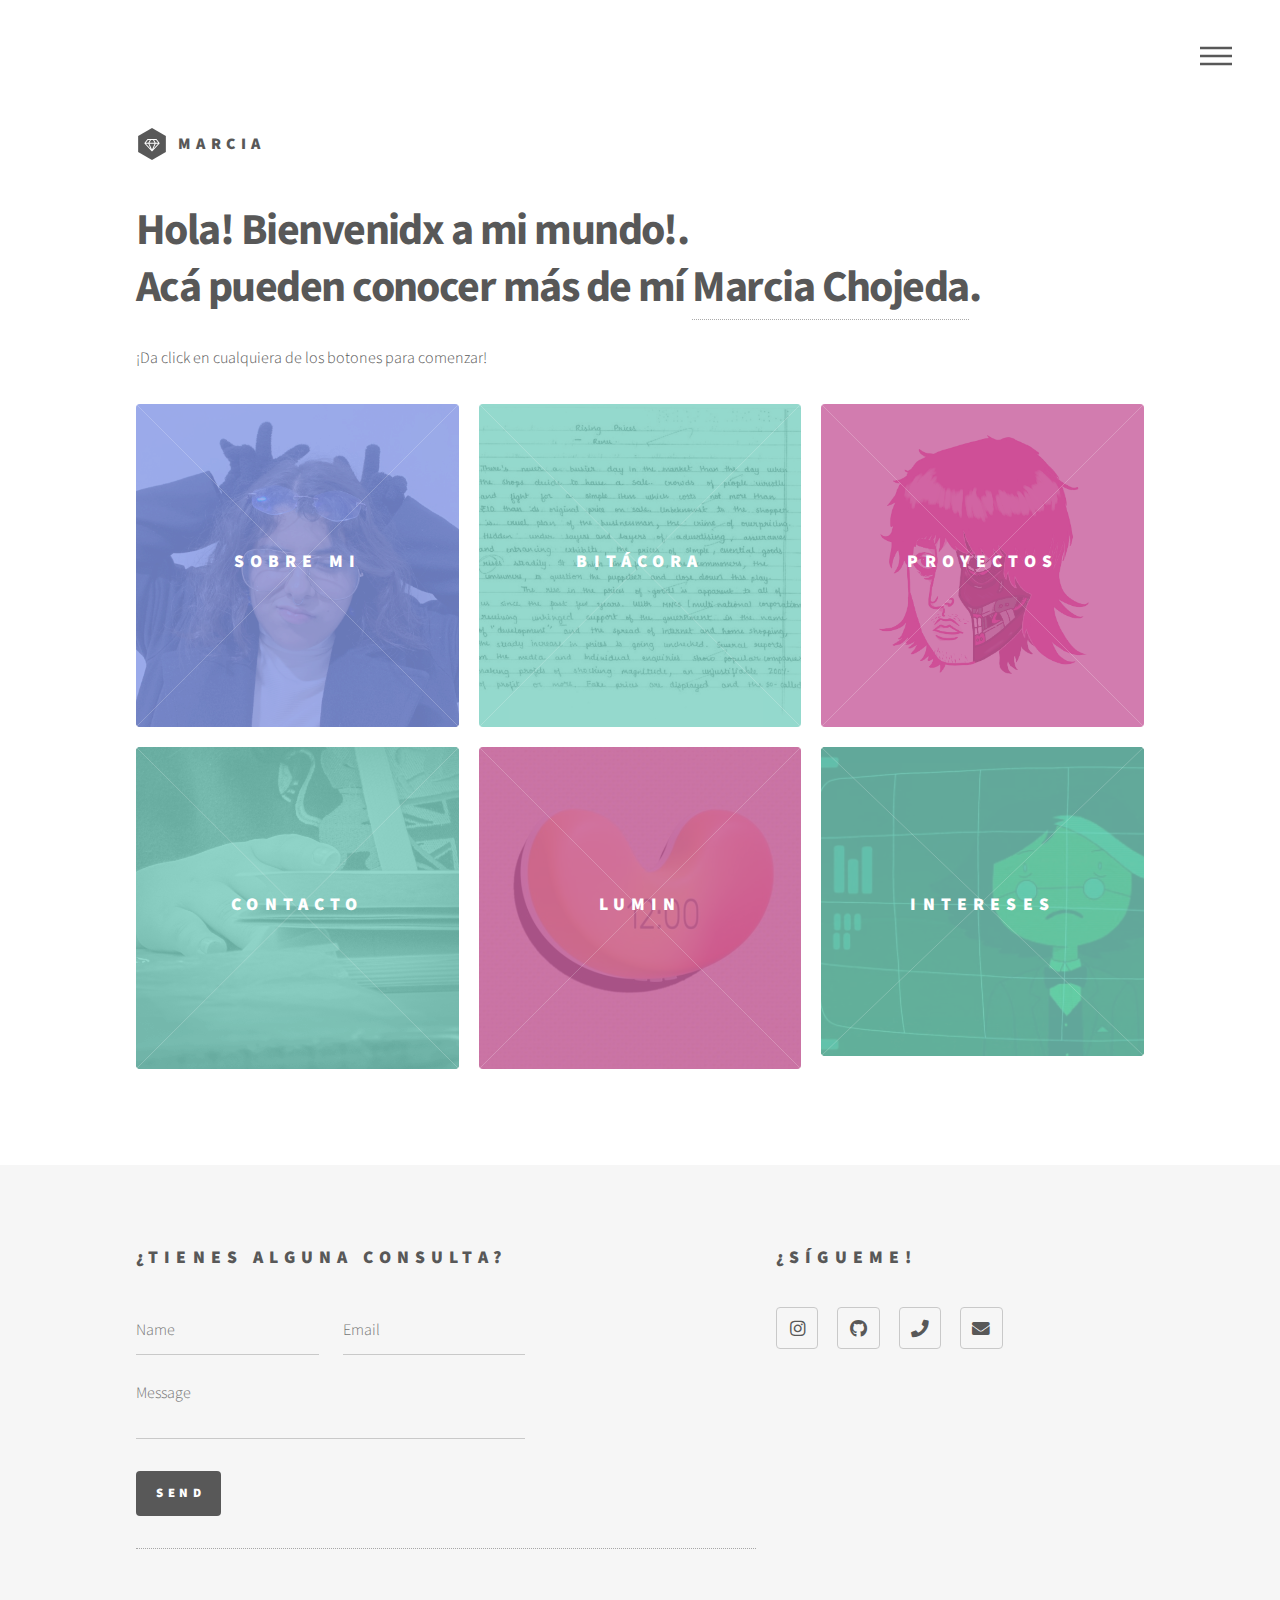
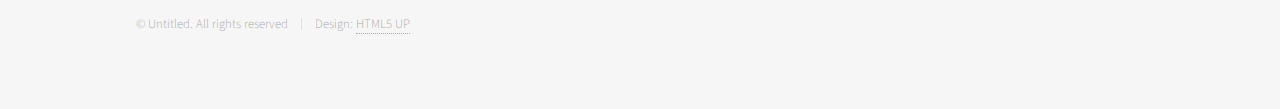
<file: index.html>
<!DOCTYPE HTML>
<!--
	Phantom by HTML5 UP
	html5up.net | @ajlkn
	Free for personal and commercial use under the CCA 3.0 license (html5up.net/license)
-->
<html>
	<head>
		<title>Marcias's World</title>
		<meta charset="utf-8" />
		<meta name="viewport" content="width=device-width, initial-scale=1, user-scalable=no" />
		<link rel="stylesheet" href="assets/css/main.css" />
		<noscript><link rel="stylesheet" href="assets/css/noscript.css" /></noscript>
	</head>
	<body class="is-preload">
		<!-- Wrapper -->
			<div id="wrapper">

				<!-- Header -->
					<header id="header">
						<div class="inner">

							<!-- Logo -->
								<a href="index.html" class="logo">
									<span class="symbol"><img src="images/logo.svg" alt="" /></span><span class="title">Marcia</span>
								</a>

							<!-- Nav -->
								<nav>
									<ul>
										<li><a href="#menu">Menu</a></li>
									</ul>
								</nav>

						</div>
					</header>

				<!-- Menu -->
					<nav id="menu">
						<h2>Menu</h2>
						<ul>
							<li><a href="index.html">Home</a></li>
							<li><a href="sobremi.html">Sobre mi</a></li>
							<li><a href="Bitácora.html">Bitácora</a></li>
							<li><a href="Proyectos.html">Proyectos</a></li>
							<li><a href="Contacto.html">Contacto</a></li>
							<li><a href="Lumin.html">Lumin</a></li>
							<li><a href="Intereses.html">Intereses</a></li>
							<li><a href="elements.html">recursos para crear la web</a></li>
						</ul>
					</nav>

				<!-- Main -->
					<div id="main">
						<div class="inner">
							<header>
								<h1>Hola! Bienvenidx a mi mundo!.<br />
								Acá pueden conocer más de mí  <a href="sobremi.html">Marcia Chojeda</a>.</h1>
								<p>¡Da click en cualquiera de los botones para comenzar!</p>
							</header>
							<section class="tiles">
								<article class="style6">
									<span class="image">
										<img src="images/yoyo.jpg" alt="" />
									</span>
									<a href="sobremi.html">
										<h2>Sobre mi</h2>
										<div class="content">
											<p>¡Un poco sobre mi persona!</p>
										</div>
									</a>
								</article>
								<article class="style3">
									<span class="image">
										<img src="images/INDEX 9.jpg" alt="" />
									</span>
									<a href="Bitácora.html">
										<h2>Bitácora</h2>
										<div class="content">
											<p>¡Conoce un poco sobre como me va en mis clases!</p>
										</div>
									</a>
								</article>
								<article class="style4">
									<span class="image">
										<img src="images/jojito.jpg" alt="" />
									</span>
									<a href="Proyectos.html">
										<h2>Proyectos</h2>
										<div class="content">
											<p>¡Hechale un vistazo a los trabajos que he realizado!</p>
										</div>
									</a>
								</article>
								<article class="style3">
									<span class="image">
										<img src="images/migo.jpeg" alt="" />
									</span>
									<a href="Contacto.html">
										<h2>Contacto</h2>
										<div class="content">
											<p>¿Intersadx en trabajar conmigo?</p>
										</div>
									</a>
								</article>
								<article class="style4">
									<span class="image">
										<img src="images/lumi.jpeg" alt="" />
									</span>
									<a href="Lumin.html">
										<h2>Lumin</h2>
										<div class="content">
											<p>¡Conoce nuestra problemática!</p>
										</div>
									</a>
								</article>
								<article class="style3">
									<span class="image">
										<img src="images/wa.jpg" alt="" />
									</span>
									<a href="Intereses.html">
										<h2>Intereses</h2>
										<div class="content">
											<p>Mis temas favoritos de conversación</p>
										</div>
					</div>
				</div>


				<!-- Footer -->
					<footer id="footer">
						<div class="inner">
							<section>
								<h2>¿Tienes alguna consulta?</h2>
								<form method="post" action="#">
									<div class="fields">
										<div class="field half">
											<input type="text" name="name" id="name" placeholder="Name" />
										</div>
										<div class="field half">
											<input type="email" name="email" id="email" placeholder="Email" />
										</div>
										<div class="field">
											<textarea name="message" id="message" placeholder="Message"></textarea>
										</div>
									</div>
									<ul class="actions">
										<li><input type="submit" value="Send" class="primary" /></li>
									</ul>
								</form>
							</section>
							<section>
								<h2>¿Sígueme!</h2>
								<ul class="icons">
									<li><a href="https://www.instagram.com/inzonic/" class="icon brands style2 fa-instagram"><span class="label">Instagram</span></a></li>
									<li><a href="https://github.com/inzonic" class="icon brands style2 fa-github"><span class="label">GitHub</span></a></li>
									<li><a href="http://wa.me/51973618754" class="icon solid style2 fa-phone"><span class="label">Phone</span></a></li>
									<li><a href="mailto:chojedamarcia@gmail.com" class="icon solid style2 fa-envelope"><span class="label">Email</span></a></li>
								</ul>
							</section>
							<ul class="copyright">
								<li>&copy; Untitled. All rights reserved</li><li>Design: <a href="http://html5up.net">HTML5 UP</a></li>
							</ul>
						</div>
					</footer>

			</div>

		<!-- Scripts -->
			<script src="assets/js/jquery.min.js"></script>
			<script src="assets/js/browser.min.js"></script>
			<script src="assets/js/breakpoints.min.js"></script>
			<script src="assets/js/util.js"></script>
			<script src="assets/js/main.js"></script>

	</body>
</html>
</file>
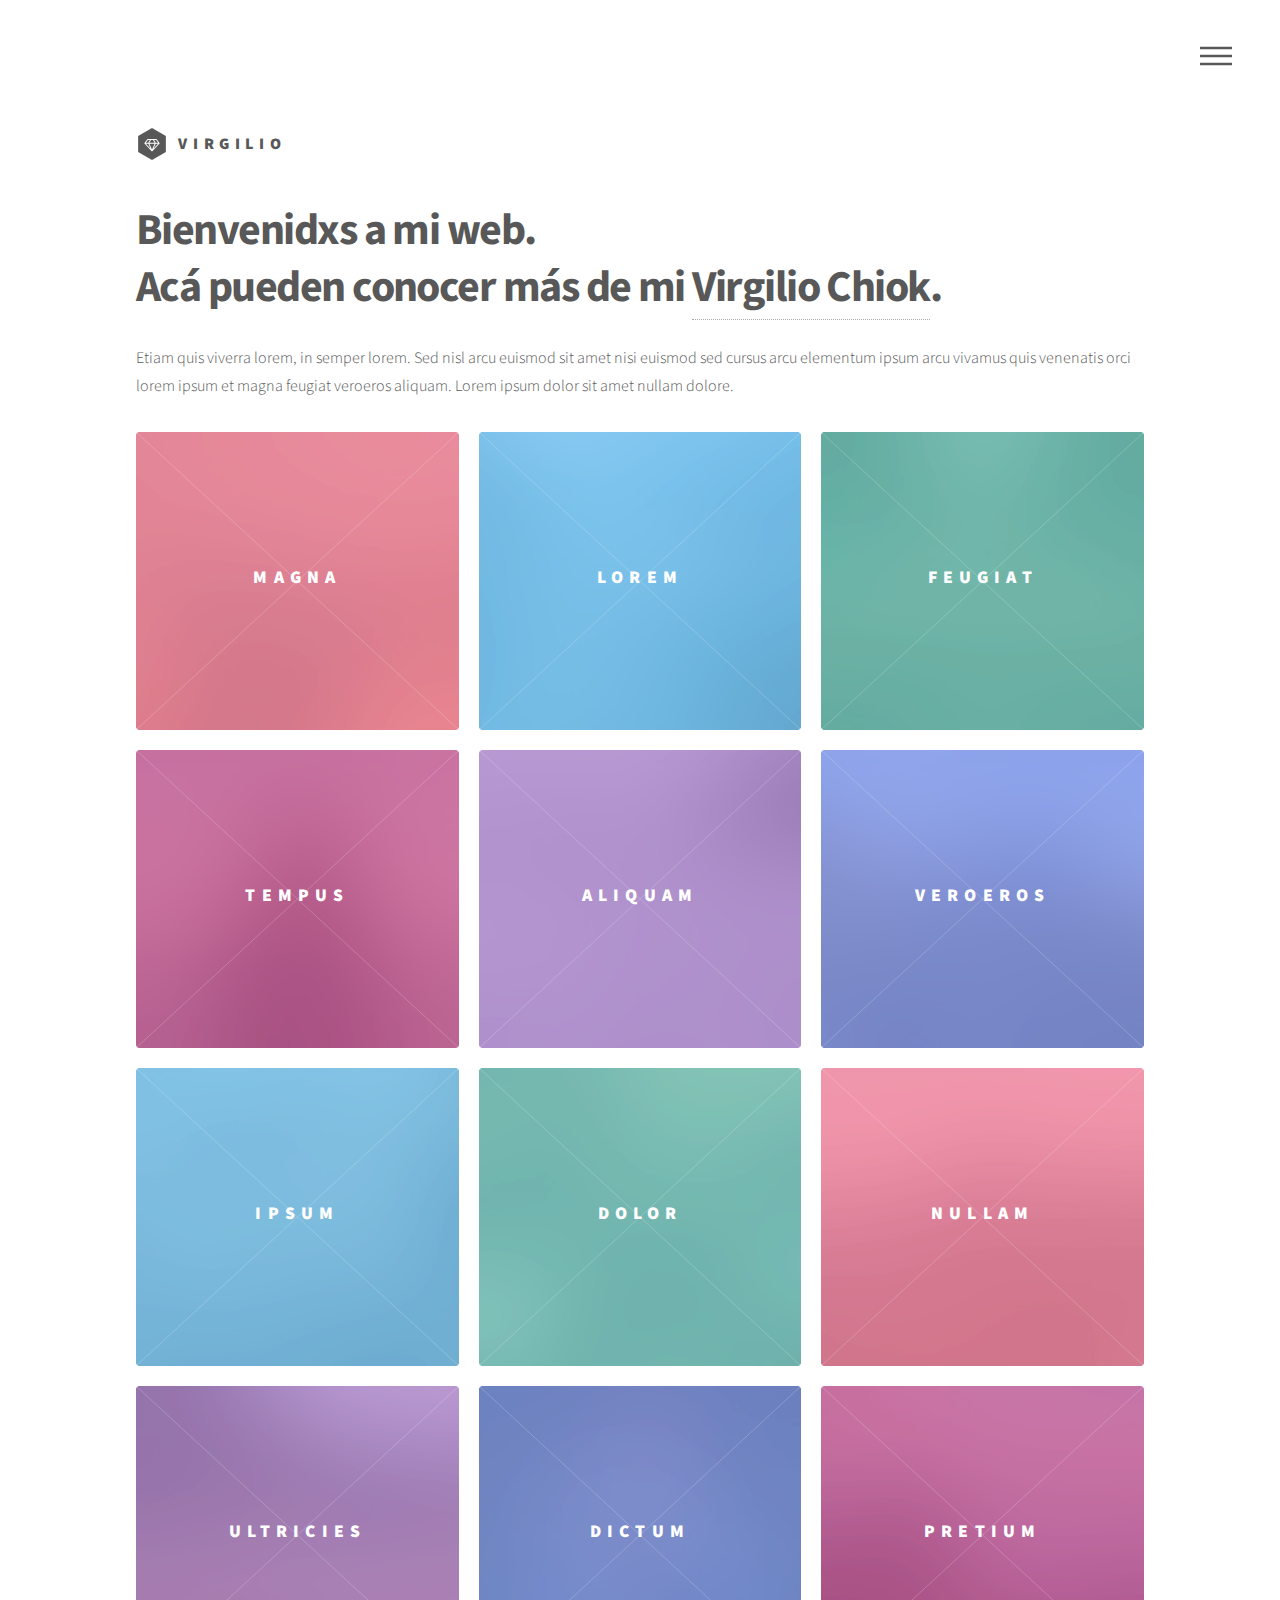
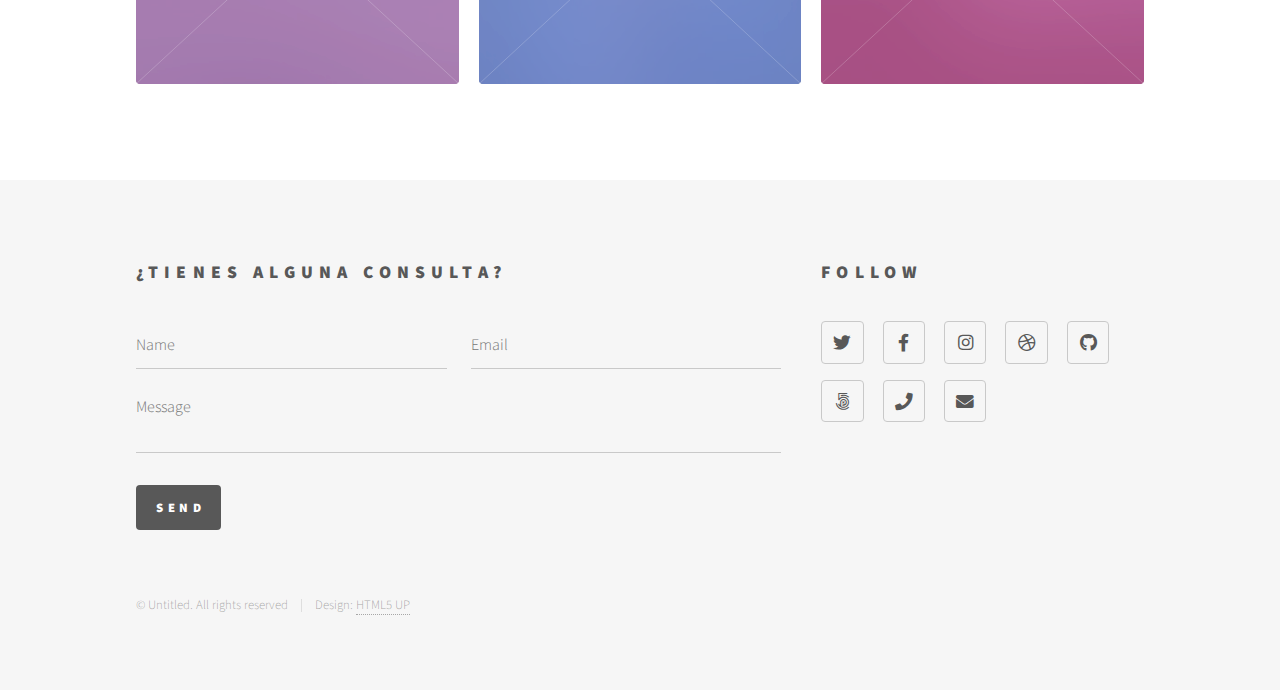
<file: PLANTILLA WEB PHANTOM-20240402T014040Z-001/PLANTILLA WEB PHANTOM/BITÁCORA DIGITAL/index.html>
<!DOCTYPE HTML>
<!--
	Phantom by HTML5 UP
	html5up.net | @ajlkn
	Free for personal and commercial use under the CCA 3.0 license (html5up.net/license)
-->
<html>
	<head>
		<title>Phantom by HTML5 UP</title>
		<meta charset="utf-8" />
		<meta name="viewport" content="width=device-width, initial-scale=1, user-scalable=no" />
		<link rel="stylesheet" href="assets/css/main.css" />
		<noscript><link rel="stylesheet" href="assets/css/noscript.css" /></noscript>
	</head>
	<body class="is-preload">
		<!-- Wrapper -->
			<div id="wrapper">

				<!-- Header -->
					<header id="header">
						<div class="inner">

							<!-- Logo -->
								<a href="index.html" class="logo">
									<span class="symbol"><img src="images/logo.svg" alt="" /></span><span class="title">Virgilio</span>
								</a>

							<!-- Nav -->
								<nav>
									<ul>
										<li><a href="#menu">Menu</a></li>
									</ul>
								</nav>

						</div>
					</header>

				<!-- Menu -->
					<nav id="menu">
						<h2>Menu</h2>
						<ul>
							<li><a href="index.html">Home</a></li>
							<li><a href="sobremi.html">Sobre mi</a></li>
							<li><a href="Bitácora.html">Bitácora</a></li>
							<li><a href="Proyectos.html">Proyectos</a></li>
							<li><a href="Contacto.html">Contacto</a></li>
							<li><a href="elements.html">recursos para crear la web</a></li>
						</ul>
					</nav>

				<!-- Main -->
					<div id="main">
						<div class="inner">
							<header>
								<h1>Bienvenidxs a mi web.<br />
								Acá pueden conocer más de mi  <a href="sobremi.html">Virgilio Chiok</a>.</h1>
								<p>Etiam quis viverra lorem, in semper lorem. Sed nisl arcu euismod sit amet nisi euismod sed cursus arcu elementum ipsum arcu vivamus quis venenatis orci lorem ipsum et magna feugiat veroeros aliquam. Lorem ipsum dolor sit amet nullam dolore.</p>
							</header>
							<section class="tiles">
								<article class="style1">
									<span class="image">
										<img src="images/pic01.jpg" alt="" />
									</span>
									<a href="generic.html">
										<h2>Magna</h2>
										<div class="content">
											<p>Sed nisl arcu euismod sit amet nisi lorem etiam dolor veroeros et feugiat.</p>
										</div>
									</a>
								</article>
								<article class="style2">
									<span class="image">
										<img src="images/pic02.jpg" alt="" />
									</span>
									<a href="generic.html">
										<h2>Lorem</h2>
										<div class="content">
											<p>Sed nisl arcu euismod sit amet nisi lorem etiam dolor veroeros et feugiat.</p>
										</div>
									</a>
								</article>
								<article class="style3">
									<span class="image">
										<img src="images/pic03.jpg" alt="" />
									</span>
									<a href="generic.html">
										<h2>Feugiat</h2>
										<div class="content">
											<p>Sed nisl arcu euismod sit amet nisi lorem etiam dolor veroeros et feugiat.</p>
										</div>
									</a>
								</article>
								<article class="style4">
									<span class="image">
										<img src="images/pic04.jpg" alt="" />
									</span>
									<a href="generic.html">
										<h2>Tempus</h2>
										<div class="content">
											<p>Sed nisl arcu euismod sit amet nisi lorem etiam dolor veroeros et feugiat.</p>
										</div>
									</a>
								</article>
								<article class="style5">
									<span class="image">
										<img src="images/pic05.jpg" alt="" />
									</span>
									<a href="generic.html">
										<h2>Aliquam</h2>
										<div class="content">
											<p>Sed nisl arcu euismod sit amet nisi lorem etiam dolor veroeros et feugiat.</p>
										</div>
									</a>
								</article>
								<article class="style6">
									<span class="image">
										<img src="images/pic06.jpg" alt="" />
									</span>
									<a href="generic.html">
										<h2>Veroeros</h2>
										<div class="content">
											<p>Sed nisl arcu euismod sit amet nisi lorem etiam dolor veroeros et feugiat.</p>
										</div>
									</a>
								</article>
								<article class="style2">
									<span class="image">
										<img src="images/pic07.jpg" alt="" />
									</span>
									<a href="generic.html">
										<h2>Ipsum</h2>
										<div class="content">
											<p>Sed nisl arcu euismod sit amet nisi lorem etiam dolor veroeros et feugiat.</p>
										</div>
									</a>
								</article>
								<article class="style3">
									<span class="image">
										<img src="images/pic08.jpg" alt="" />
									</span>
									<a href="generic.html">
										<h2>Dolor</h2>
										<div class="content">
											<p>Sed nisl arcu euismod sit amet nisi lorem etiam dolor veroeros et feugiat.</p>
										</div>
									</a>
								</article>
								<article class="style1">
									<span class="image">
										<img src="images/pic09.jpg" alt="" />
									</span>
									<a href="generic.html">
										<h2>Nullam</h2>
										<div class="content">
											<p>Sed nisl arcu euismod sit amet nisi lorem etiam dolor veroeros et feugiat.</p>
										</div>
									</a>
								</article>
								<article class="style5">
									<span class="image">
										<img src="images/pic10.jpg" alt="" />
									</span>
									<a href="generic.html">
										<h2>Ultricies</h2>
										<div class="content">
											<p>Sed nisl arcu euismod sit amet nisi lorem etiam dolor veroeros et feugiat.</p>
										</div>
									</a>
								</article>
								<article class="style6">
									<span class="image">
										<img src="images/pic11.jpg" alt="" />
									</span>
									<a href="generic.html">
										<h2>Dictum</h2>
										<div class="content">
											<p>Sed nisl arcu euismod sit amet nisi lorem etiam dolor veroeros et feugiat.</p>
										</div>
									</a>
								</article>
								<article class="style4">
									<span class="image">
										<img src="images/pic12.jpg" alt="" />
									</span>
									<a href="generic.html">
										<h2>Pretium</h2>
										<div class="content">
											<p>Sed nisl arcu euismod sit amet nisi lorem etiam dolor veroeros et feugiat.</p>
										</div>
									</a>
								</article>
							</section>
						</div>
					</div>

				<!-- Footer -->
					<footer id="footer">
						<div class="inner">
							<section>
								<h2>¿Tienes alguna consulta?</h2>
								<form method="post" action="#">
									<div class="fields">
										<div class="field half">
											<input type="text" name="name" id="name" placeholder="Name" />
										</div>
										<div class="field half">
											<input type="email" name="email" id="email" placeholder="Email" />
										</div>
										<div class="field">
											<textarea name="message" id="message" placeholder="Message"></textarea>
										</div>
									</div>
									<ul class="actions">
										<li><input type="submit" value="Send" class="primary" /></li>
									</ul>
								</form>
							</section>
							<section>
								<h2>Follow</h2>
								<ul class="icons">
									<li><a href="#" class="icon brands style2 fa-twitter"><span class="label">Twitter</span></a></li>
									<li><a href="#" class="icon brands style2 fa-facebook-f"><span class="label">Facebook</span></a></li>
									<li><a href="#" class="icon brands style2 fa-instagram"><span class="label">Instagram</span></a></li>
									<li><a href="#" class="icon brands style2 fa-dribbble"><span class="label">Dribbble</span></a></li>
									<li><a href="#" class="icon brands style2 fa-github"><span class="label">GitHub</span></a></li>
									<li><a href="#" class="icon brands style2 fa-500px"><span class="label">500px</span></a></li>
									<li><a href="#" class="icon solid style2 fa-phone"><span class="label">Phone</span></a></li>
									<li><a href="#" class="icon solid style2 fa-envelope"><span class="label">Email</span></a></li>
								</ul>
							</section>
							<ul class="copyright">
								<li>&copy; Untitled. All rights reserved</li><li>Design: <a href="http://html5up.net">HTML5 UP</a></li>
							</ul>
						</div>
					</footer>

			</div>

		<!-- Scripts -->
			<script src="assets/js/jquery.min.js"></script>
			<script src="assets/js/browser.min.js"></script>
			<script src="assets/js/breakpoints.min.js"></script>
			<script src="assets/js/util.js"></script>
			<script src="assets/js/main.js"></script>

	</body>
</html>
</file>
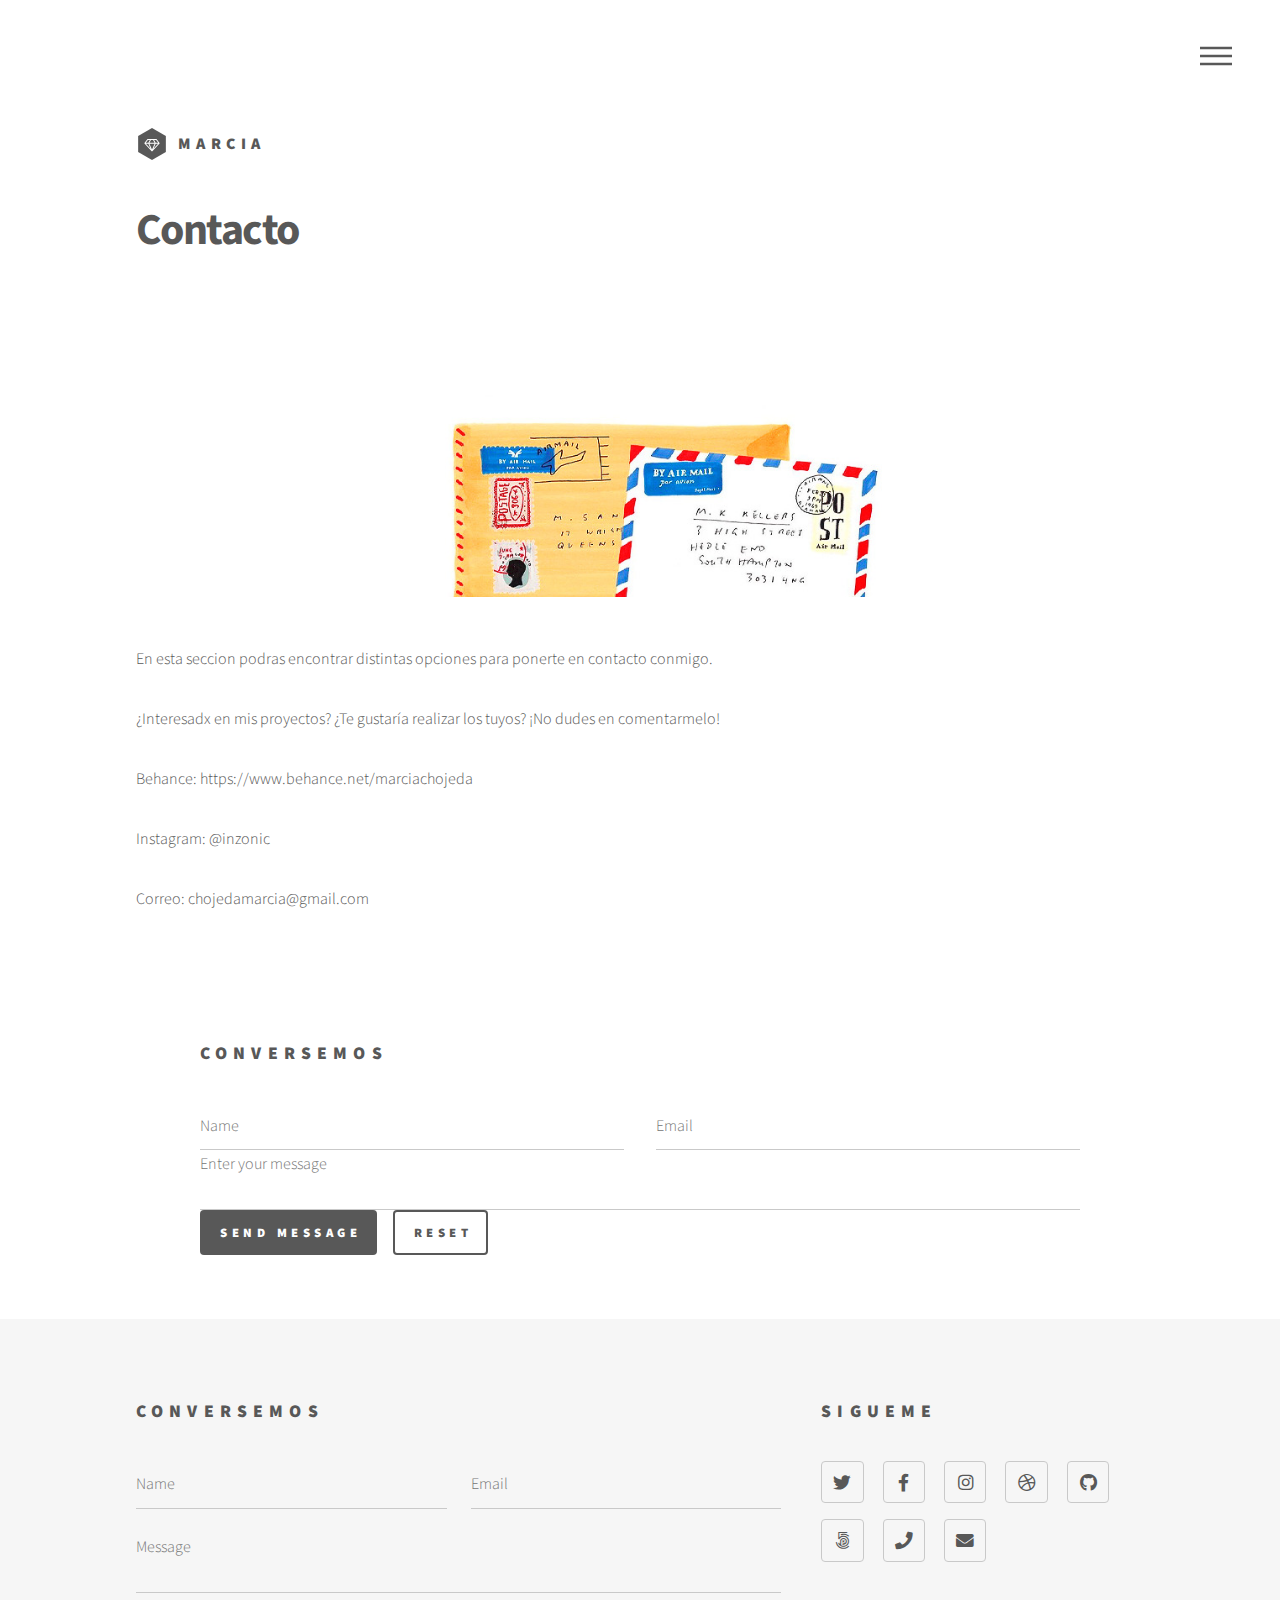
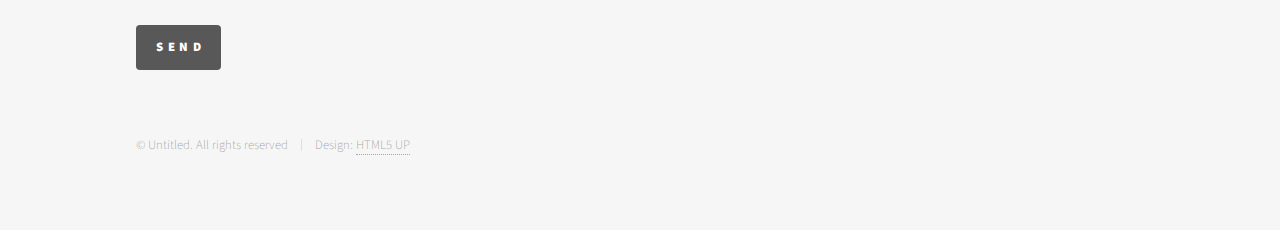
<file: Contacto.html>
<!DOCTYPE HTML>
<!--
	Phantom by HTML5 UP
	html5up.net | @ajlkn
	Free for personal and commercial use under the CCA 3.0 license (html5up.net/license)
-->
<html>
	<head>
		<title>Contacto</title>
		<meta charset="utf-8" />
		<meta name="viewport" content="width=device-width, initial-scale=1, user-scalable=no" />
		<link rel="stylesheet" href="assets/css/main.css" />
		<noscript><link rel="stylesheet" href="assets/css/noscript.css" /></noscript>
	</head>
	<body class="is-preload">
		<!-- Wrapper -->
			<div id="wrapper">

				<!-- Header -->
					<header id="header">
						<div class="inner">

							<!-- Logo -->
								<a href="index.html" class="logo">
									<span class="symbol"><img src="images/logo.svg" alt="" /></span><span class="title">Marcia</span>
								</a>

							<!-- Nav -->
								<nav>
									<ul>
										<li><a href="#menu">Menu</a></li>
									</ul>
								</nav>

						</div>
					</header>

				<!-- Menu -->
					<nav id="menu">
						<h2>Menu</h2>
						<ul>
							<li><a href="index.html">Home</a></li>
							<li><a href="sobremi.html">Sobre mi</a></li>
							<li><a href="Bitácora.html">Bitácora</a></li>
							<li><a href="Proyectos.html">Proyectos</a></li>
							<li><a href="Contacto.html">Contacto</a></li>
						</ul>
					</nav>

				<!-- Main -->
					<div id="main">
						<div class="inner">
							<h1>Contacto</h1>
							<span class="image main"><img src="images/CONTACTO.jpg" alt="" /></span>
							<p>En esta seccion podras encontrar distintas opciones para ponerte en contacto conmigo.</p>
							<p>¿Interesadx en mis proyectos? ¿Te gustaría realizar los tuyos? ¡No dudes en comentarmelo!</p>
							<p> Behance: https://www.behance.net/marciachojeda </p>
							<p>	Instagram: @inzonic </p>
							<p>Correo: chojedamarcia@gmail.com </p>
							
						</div>
					</div>
<!-- Form -->
<section>
	<div class="form-container">
	<h2>Conversemos</h2>
	<form method="post" action="#">
		<div class="row aln-center">
			<div class="col-6 col-12-xsmall">
				<input type="text" name="demo-name" id="demo-name" value="" placeholder="Name" />
			</div>
			<div class="col-6 col-12-xsmall">
				<input type="email" name="demo-email" id="demo-email" value="" placeholder="Email" />
			</div>
			<div class="col-12">
				<textarea name="demo-message" id="demo-message" placeholder="Enter your message" rows="6"></textarea>
			</div>
			<div class="col-12">
				<ul class="actions">
					<li><input type="submit" value="Send Message" class="primary" /></li>
					<li><input type="reset" value="Reset" /></li>
				</ul>
			</div>
		</div>
	</form>
</div>
</section>
				<!-- Footer -->
					<footer id="footer">
						<div class="inner">
							<section>
								<h2>Conversemos</h2>
								<form method="post" action="#">
									<div class="fields">
										<div class="field half">
											<input type="text" name="name" id="name" placeholder="Name" />
										</div>
										<div class="field half">
											<input type="email" name="email" id="email" placeholder="Email" />
										</div>
										<div class="field">
											<textarea name="message" id="message" placeholder="Message"></textarea>
										</div>
									</div>
									<ul class="actions">
										<li><input type="submit" value="Send" class="primary" /></li>
									</ul>
								</form>
							</section>
							<section>
								<h2>Sigueme</h2>
								<ul class="icons">
									<li><a href="#" class="icon brands style2 fa-twitter"><span class="label">Twitter</span></a></li>
									<li><a href="#" class="icon brands style2 fa-facebook-f"><span class="label">Facebook</span></a></li>
									<li><a href="#" class="icon brands style2 fa-instagram"><span class="label">Instagram</span></a></li>
									<li><a href="#" class="icon brands style2 fa-dribbble"><span class="label">Dribbble</span></a></li>
									<li><a href="#" class="icon brands style2 fa-github"><span class="label">GitHub</span></a></li>
									<li><a href="#" class="icon brands style2 fa-500px"><span class="label">500px</span></a></li>
									<li><a href="#" class="icon solid style2 fa-phone"><span class="label">Phone</span></a></li>
									<li><a href="#" class="icon solid style2 fa-envelope"><span class="label">Email</span></a></li>
								</ul>
							</section>
							<ul class="copyright">
								<li>&copy; Untitled. All rights reserved</li><li>Design: <a href="http://html5up.net">HTML5 UP</a></li>
							</ul>
						</div>
					</footer>

			</div>

		<!-- Scripts -->
			<script src="assets/js/jquery.min.js"></script>
			<script src="assets/js/browser.min.js"></script>
			<script src="assets/js/breakpoints.min.js"></script>
			<script src="assets/js/util.js"></script>
			<script src="assets/js/main.js"></script>

	</body>
</html>
</file>
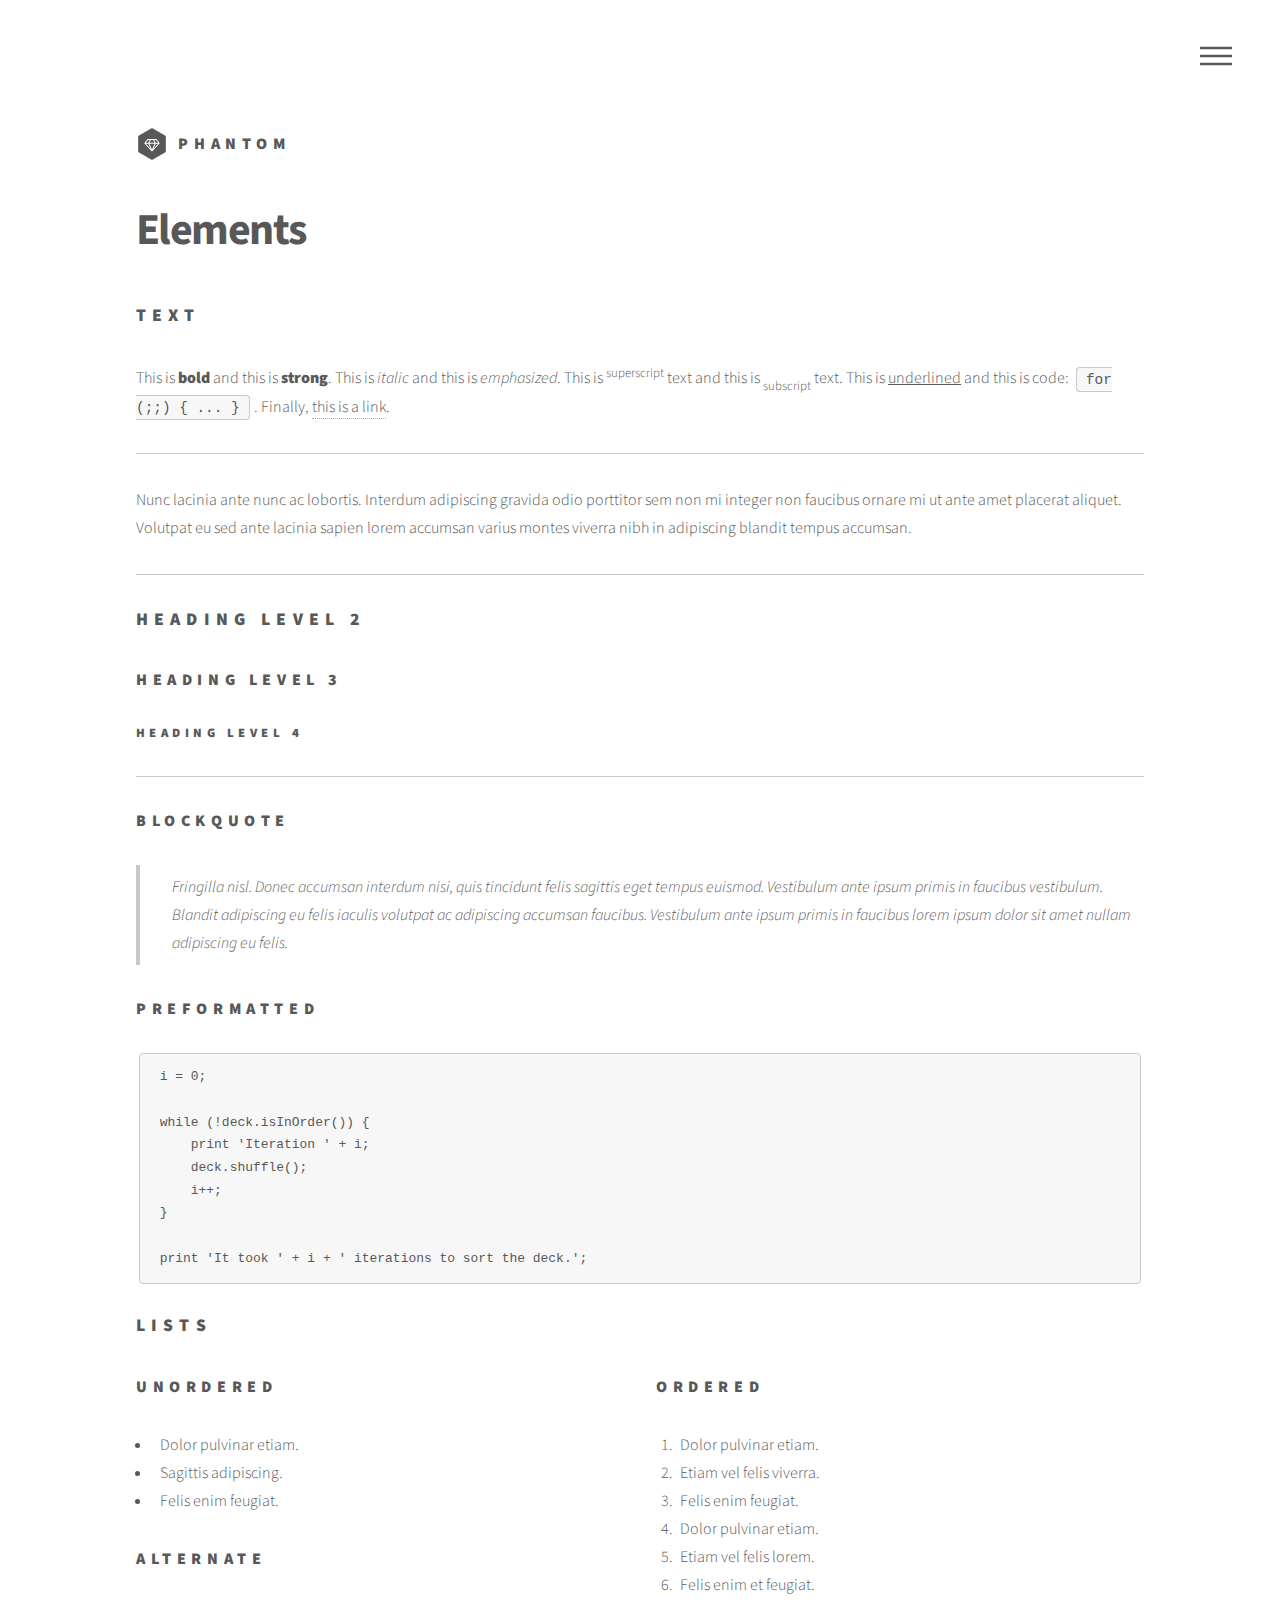
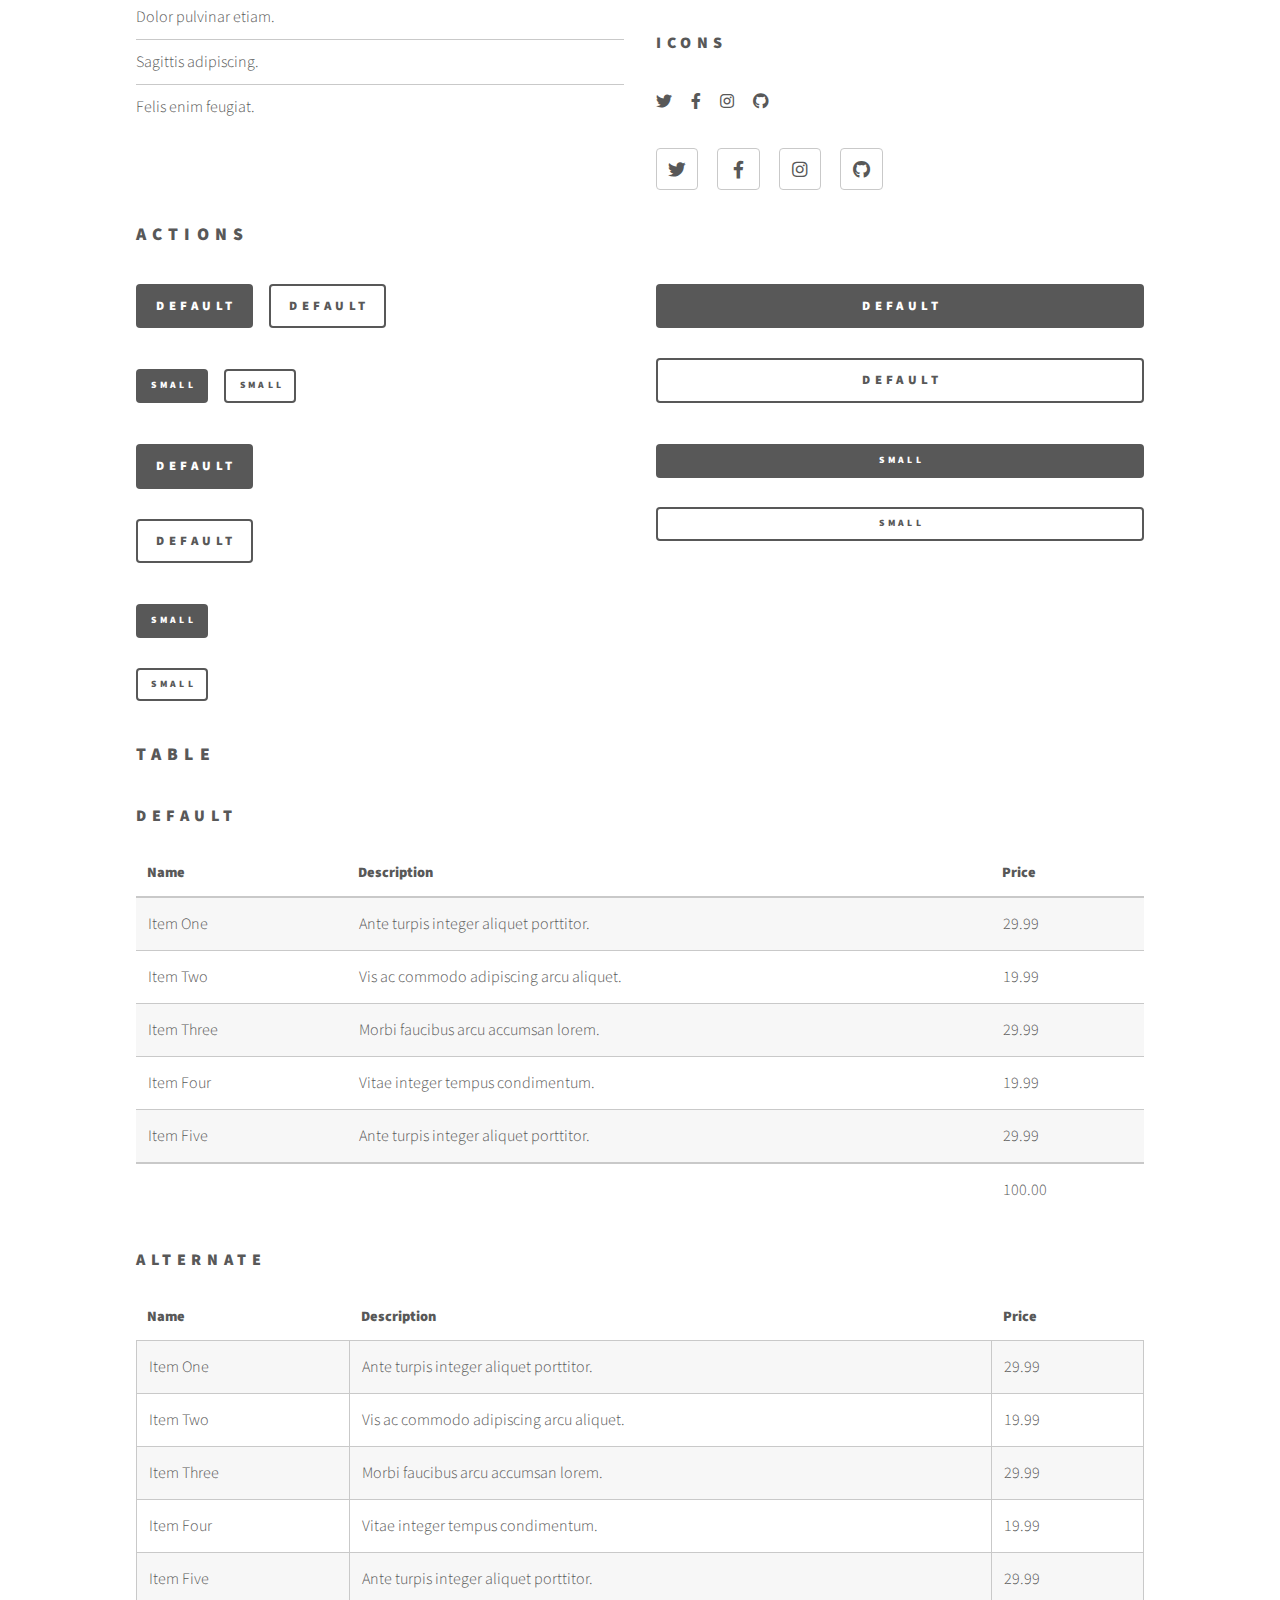
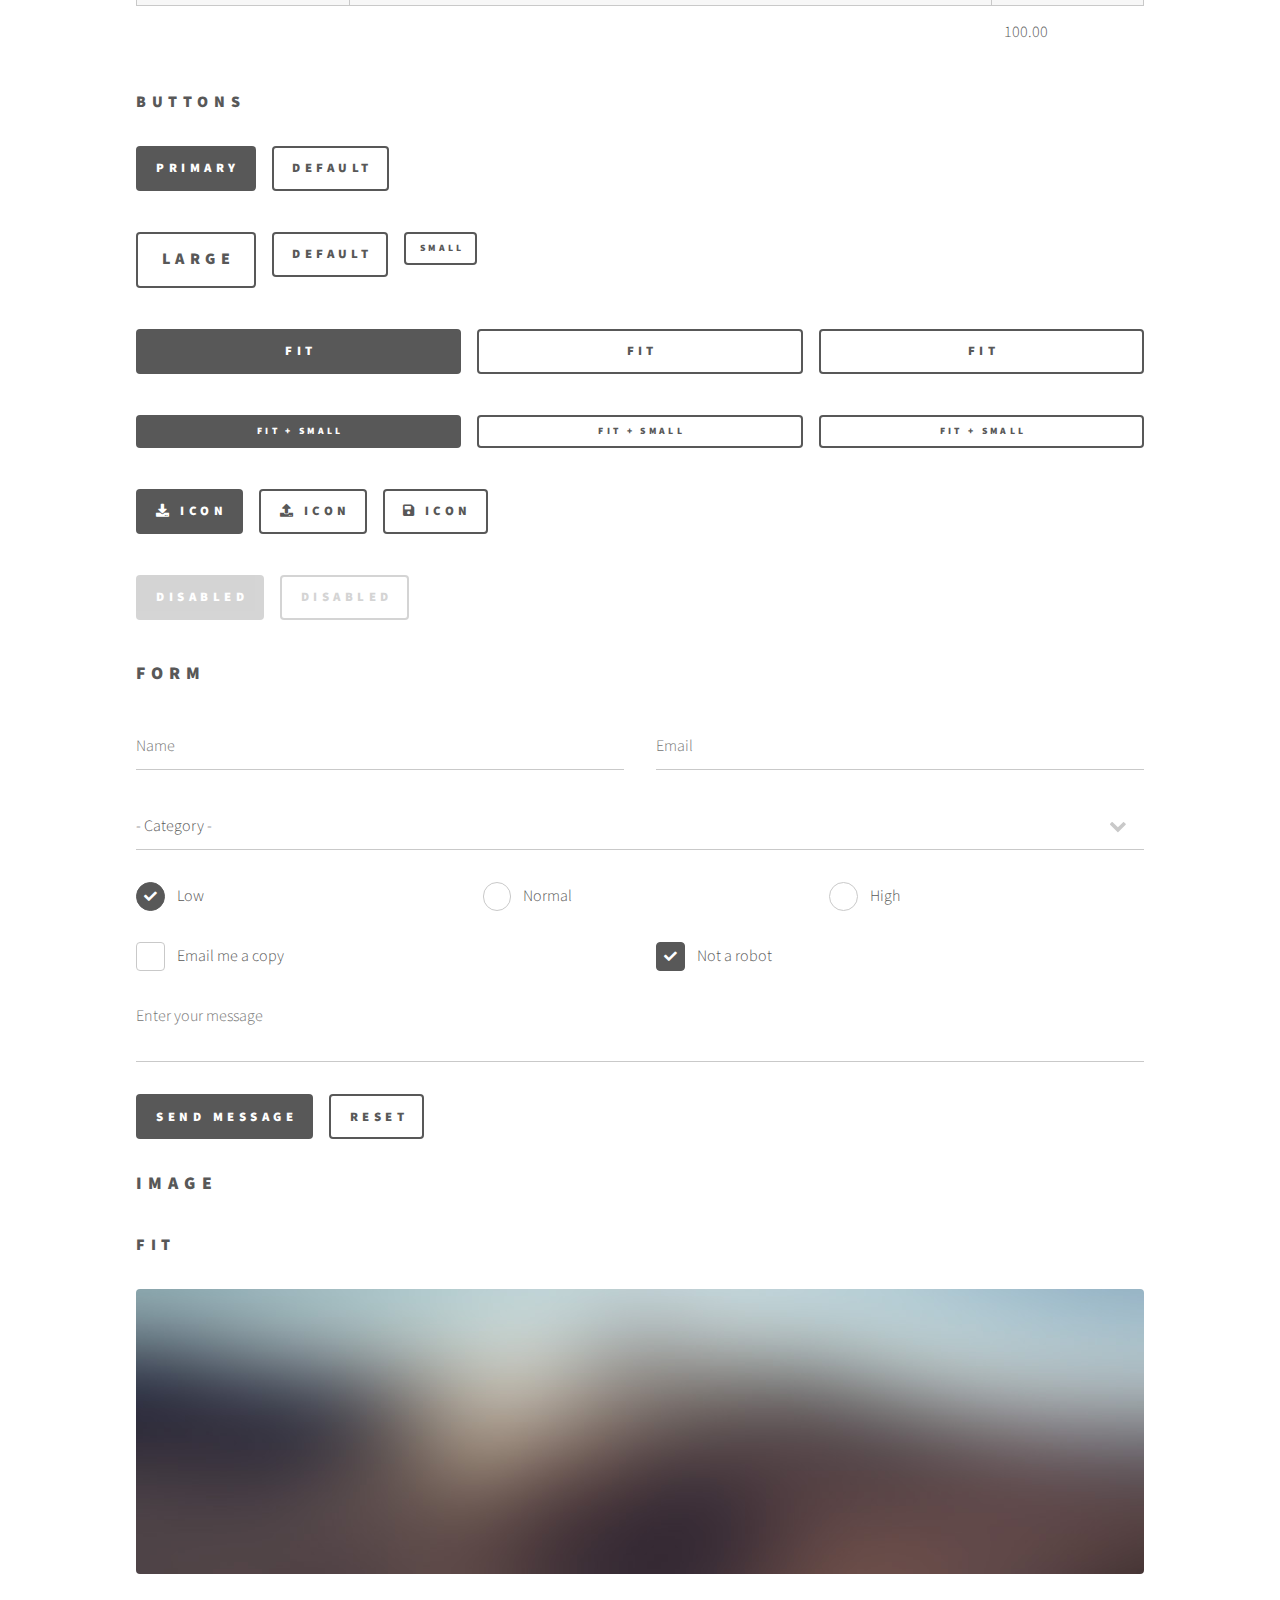
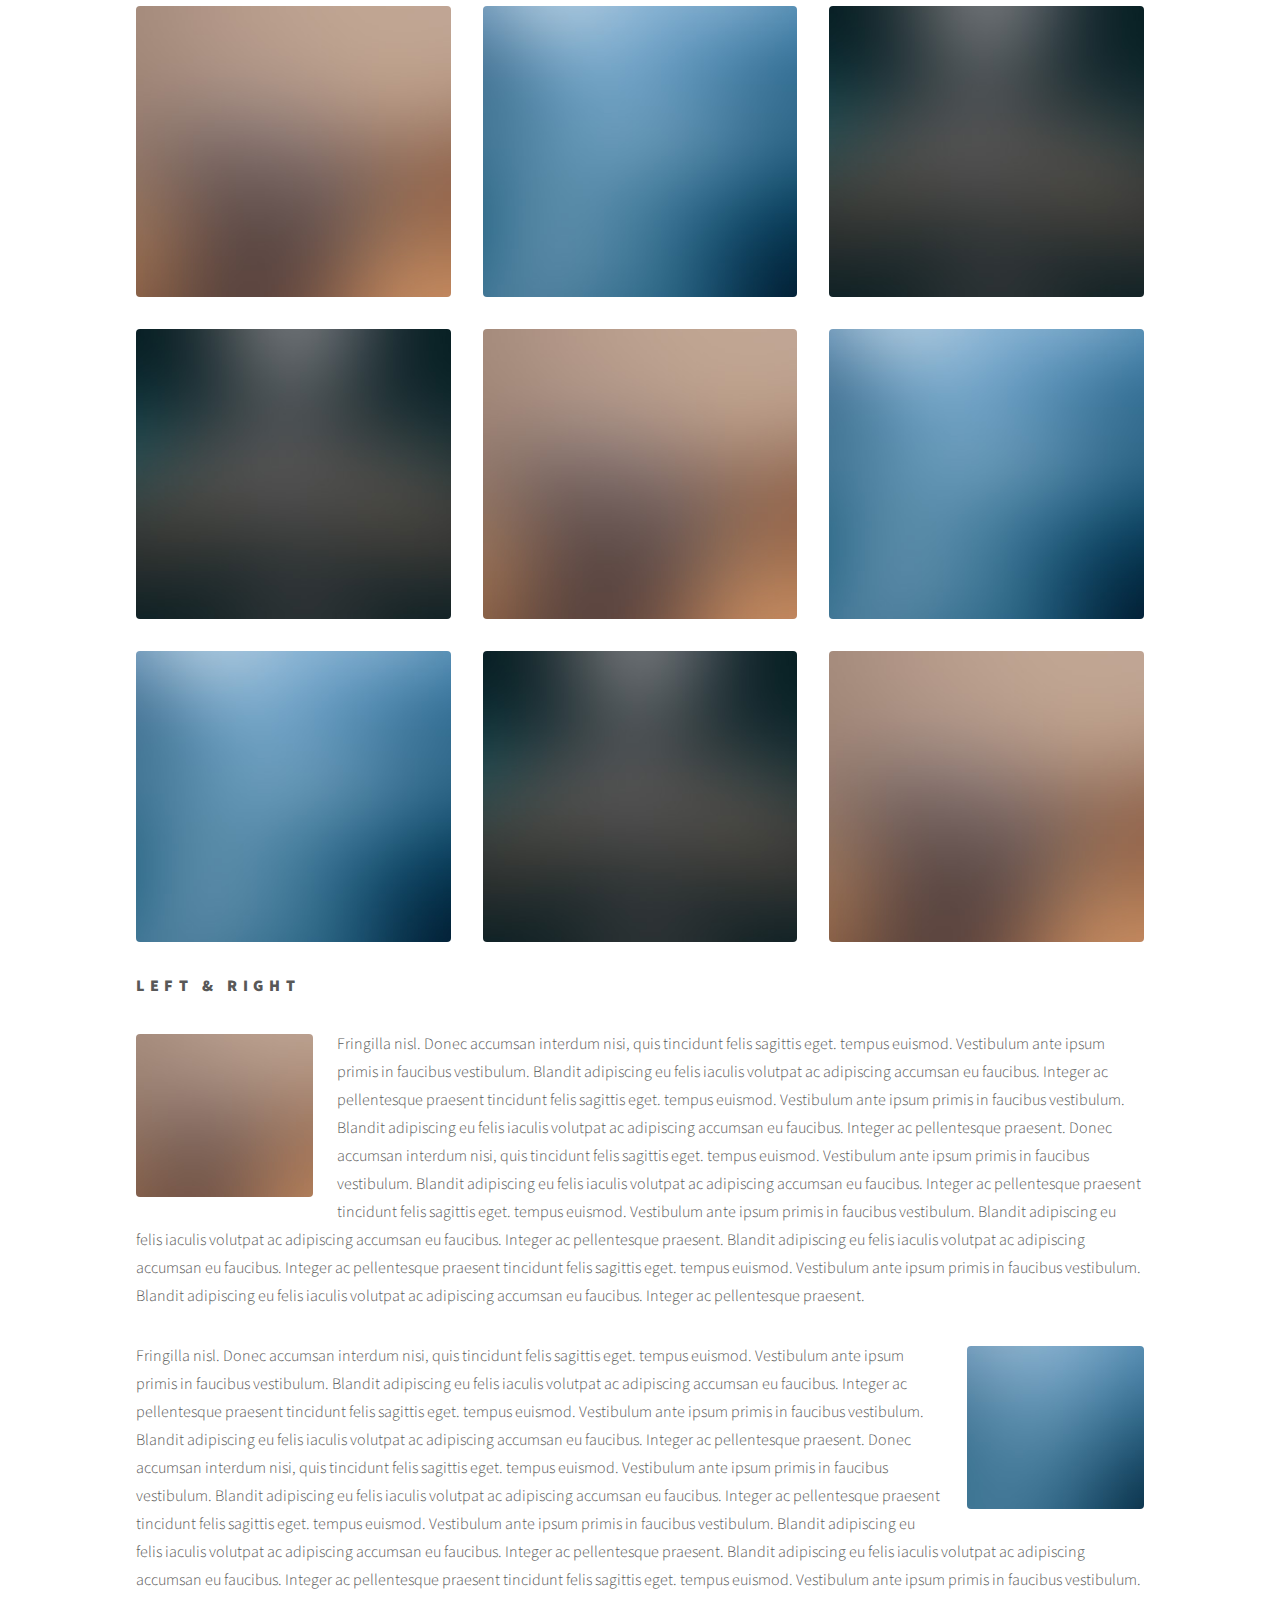
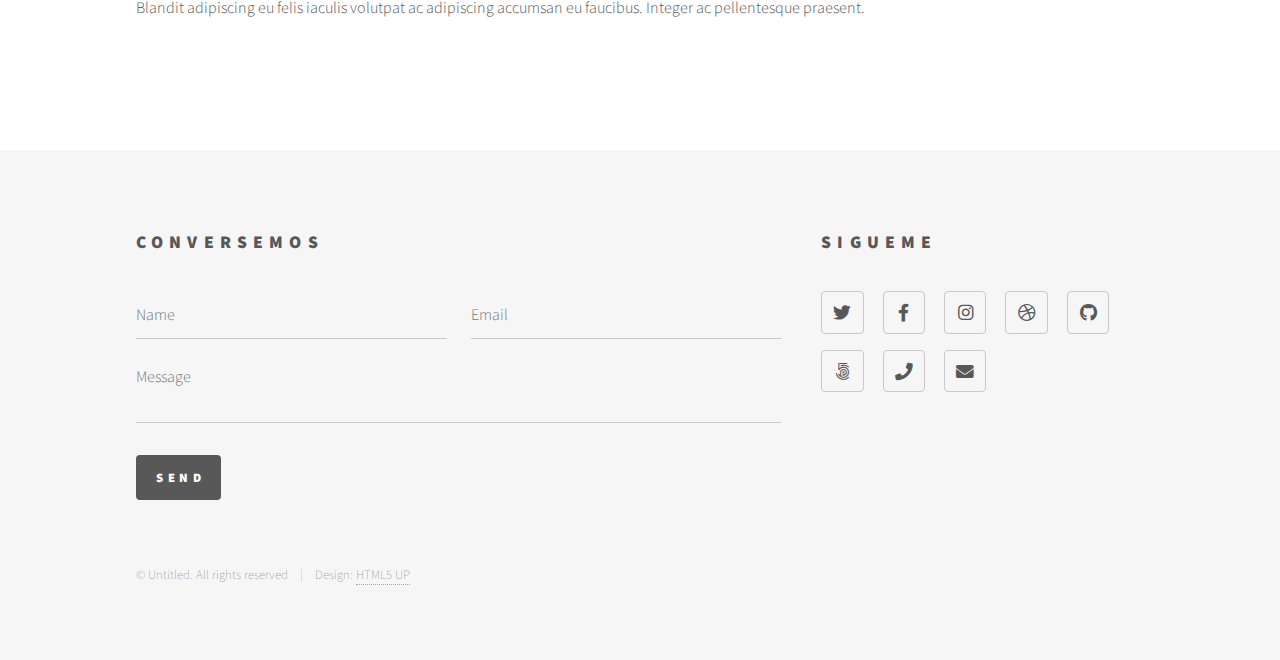
<file: elements.html>
<!DOCTYPE HTML>
<!--
	Phantom by HTML5 UP
	html5up.net | @ajlkn
	Free for personal and commercial use under the CCA 3.0 license (html5up.net/license)
-->
<html>
	<head>
		<title>Elements - Phantom by HTML5 UP</title>
		<meta charset="utf-8" />
		<meta name="viewport" content="width=device-width, initial-scale=1, user-scalable=no" />
		<link rel="stylesheet" href="assets/css/main.css" />
		<noscript><link rel="stylesheet" href="assets/css/noscript.css" /></noscript>
	</head>
	<body class="is-preload">
		<!-- Wrapper -->
			<div id="wrapper">

				<!-- Header -->
					<header id="header">
						<div class="inner">

							<!-- Logo -->
								<a href="index.html" class="logo">
									<span class="symbol"><img src="images/logo.svg" alt="" /></span><span class="title">Phantom</span>
								</a>

							<!-- Nav -->
								<nav>
									<ul>
										<li><a href="#menu">Menu</a></li>
									</ul>
								</nav>

						</div>
					</header>

				<!-- Menu -->
					<nav id="menu">
						<h2>Menu</h2>
						<ul>
							<li><a href="index.html">Home</a></li>
							<li><a href="generic.html">Ipsum veroeros</a></li>
							<li><a href="generic.html">Tempus etiam</a></li>
							<li><a href="generic.html">Consequat dolor</a></li>
							<li><a href="elements.html">Elements</a></li>
						</ul>
					</nav>

				<!-- Main -->
					<div id="main">
						<div class="inner">
							<h1>Elements</h1>

							<!-- Text -->
								<section>
									<h2>Text</h2>
									<p>This is <b>bold</b> and this is <strong>strong</strong>. This is <i>italic</i> and this is <em>emphasized</em>.
									This is <sup>superscript</sup> text and this is <sub>subscript</sub> text.
									This is <u>underlined</u> and this is code: <code>for (;;) { ... }</code>. Finally, <a href="#">this is a link</a>.</p>
									<hr />
									<p>Nunc lacinia ante nunc ac lobortis. Interdum adipiscing gravida odio porttitor sem non mi integer non faucibus ornare mi ut ante amet placerat aliquet. Volutpat eu sed ante lacinia sapien lorem accumsan varius montes viverra nibh in adipiscing blandit tempus accumsan.</p>
									<hr />
									<h2>Heading Level 2</h2>
									<h3>Heading Level 3</h3>
									<h4>Heading Level 4</h4>
									<hr />
									<h3>Blockquote</h3>
									<blockquote>Fringilla nisl. Donec accumsan interdum nisi, quis tincidunt felis sagittis eget tempus euismod. Vestibulum ante ipsum primis in faucibus vestibulum. Blandit adipiscing eu felis iaculis volutpat ac adipiscing accumsan faucibus. Vestibulum ante ipsum primis in faucibus lorem ipsum dolor sit amet nullam adipiscing eu felis.</blockquote>
									<h3>Preformatted</h3>
									<pre><code>i = 0;

while (!deck.isInOrder()) {
    print 'Iteration ' + i;
    deck.shuffle();
    i++;
}

print 'It took ' + i + ' iterations to sort the deck.';</code></pre>
								</section>

							<!-- Lists -->
								<section>
									<h2>Lists</h2>
									<div class="row">
										<div class="col-6 col-12-medium">
											<h3>Unordered</h3>
											<ul>
												<li>Dolor pulvinar etiam.</li>
												<li>Sagittis adipiscing.</li>
												<li>Felis enim feugiat.</li>
											</ul>
											<h3>Alternate</h3>
											<ul class="alt">
												<li>Dolor pulvinar etiam.</li>
												<li>Sagittis adipiscing.</li>
												<li>Felis enim feugiat.</li>
											</ul>
										</div>
										<div class="col-6 col-12-medium">
											<h3>Ordered</h3>
											<ol>
												<li>Dolor pulvinar etiam.</li>
												<li>Etiam vel felis viverra.</li>
												<li>Felis enim feugiat.</li>
												<li>Dolor pulvinar etiam.</li>
												<li>Etiam vel felis lorem.</li>
												<li>Felis enim et feugiat.</li>
											</ol>
											<h3>Icons</h3>
											<ul class="icons">
												<li><a href="#" class="icon brands style1 fa-twitter"><span class="label">Twitter</span></a></li>
												<li><a href="#" class="icon brands style1 fa-facebook-f"><span class="label">Facebook</span></a></li>
												<li><a href="#" class="icon brands style1 fa-instagram"><span class="label">Instagram</span></a></li>
												<li><a href="#" class="icon brands style1 fa-github"><span class="label">Github</span></a></li>
											</ul>
											<ul class="icons">
												<li><a href="#" class="icon brands style2 fa-twitter"><span class="label">Twitter</span></a></li>
												<li><a href="#" class="icon brands style2 fa-facebook-f"><span class="label">Facebook</span></a></li>
												<li><a href="#" class="icon brands style2 fa-instagram"><span class="label">Instagram</span></a></li>
												<li><a href="#" class="icon brands style2 fa-github"><span class="label">Github</span></a></li>
											</ul>
										</div>
									</div>
									<h2>Actions</h2>
									<div class="row">
										<div class="col-6 col-12-medium">
											<ul class="actions">
												<li><a href="#" class="button primary">Default</a></li>
												<li><a href="#" class="button">Default</a></li>
											</ul>
											<ul class="actions small">
												<li><a href="#" class="button primary small">Small</a></li>
												<li><a href="#" class="button small">Small</a></li>
											</ul>
											<ul class="actions stacked">
												<li><a href="#" class="button primary">Default</a></li>
												<li><a href="#" class="button">Default</a></li>
											</ul>
											<ul class="actions stacked">
												<li><a href="#" class="button primary small">Small</a></li>
												<li><a href="#" class="button small">Small</a></li>
											</ul>
										</div>
										<div class="col-6 col-12-medium">
											<ul class="actions stacked">
												<li><a href="#" class="button primary fit">Default</a></li>
												<li><a href="#" class="button fit">Default</a></li>
											</ul>
											<ul class="actions stacked">
												<li><a href="#" class="button primary small fit">Small</a></li>
												<li><a href="#" class="button small fit">Small</a></li>
											</ul>
										</div>
									</div>
								</section>

							<!-- Table -->
								<section>
									<h2>Table</h2>
									<h3>Default</h3>
									<div class="table-wrapper">
										<table>
											<thead>
												<tr>
													<th>Name</th>
													<th>Description</th>
													<th>Price</th>
												</tr>
											</thead>
											<tbody>
												<tr>
													<td>Item One</td>
													<td>Ante turpis integer aliquet porttitor.</td>
													<td>29.99</td>
												</tr>
												<tr>
													<td>Item Two</td>
													<td>Vis ac commodo adipiscing arcu aliquet.</td>
													<td>19.99</td>
												</tr>
												<tr>
													<td>Item Three</td>
													<td> Morbi faucibus arcu accumsan lorem.</td>
													<td>29.99</td>
												</tr>
												<tr>
													<td>Item Four</td>
													<td>Vitae integer tempus condimentum.</td>
													<td>19.99</td>
												</tr>
												<tr>
													<td>Item Five</td>
													<td>Ante turpis integer aliquet porttitor.</td>
													<td>29.99</td>
												</tr>
											</tbody>
											<tfoot>
												<tr>
													<td colspan="2"></td>
													<td>100.00</td>
												</tr>
											</tfoot>
										</table>
									</div>

									<h3>Alternate</h3>
									<div class="table-wrapper">
										<table class="alt">
											<thead>
												<tr>
													<th>Name</th>
													<th>Description</th>
													<th>Price</th>
												</tr>
											</thead>
											<tbody>
												<tr>
													<td>Item One</td>
													<td>Ante turpis integer aliquet porttitor.</td>
													<td>29.99</td>
												</tr>
												<tr>
													<td>Item Two</td>
													<td>Vis ac commodo adipiscing arcu aliquet.</td>
													<td>19.99</td>
												</tr>
												<tr>
													<td>Item Three</td>
													<td> Morbi faucibus arcu accumsan lorem.</td>
													<td>29.99</td>
												</tr>
												<tr>
													<td>Item Four</td>
													<td>Vitae integer tempus condimentum.</td>
													<td>19.99</td>
												</tr>
												<tr>
													<td>Item Five</td>
													<td>Ante turpis integer aliquet porttitor.</td>
													<td>29.99</td>
												</tr>
											</tbody>
											<tfoot>
												<tr>
													<td colspan="2"></td>
													<td>100.00</td>
												</tr>
											</tfoot>
										</table>
									</div>
								</section>

							<!-- Buttons -->
								<section>
									<h3>Buttons</h3>
									<ul class="actions">
										<li><a href="#" class="button primary">Primary</a></li>
										<li><a href="#" class="button">Default</a></li>
									</ul>
									<ul class="actions">
										<li><a href="#" class="button large">Large</a></li>
										<li><a href="#" class="button">Default</a></li>
										<li><a href="#" class="button small">Small</a></li>
									</ul>
									<ul class="actions fit">
										<li><a href="#" class="button primary fit">Fit</a></li>
										<li><a href="#" class="button fit">Fit</a></li>
										<li><a href="#" class="button fit">Fit</a></li>
									</ul>
									<ul class="actions fit small">
										<li><a href="#" class="button primary fit small">Fit + Small</a></li>
										<li><a href="#" class="button fit small">Fit + Small</a></li>
										<li><a href="#" class="button fit small">Fit + Small</a></li>
									</ul>
									<ul class="actions">
										<li><a href="#" class="button primary icon solid fa-download">Icon</a></li>
										<li><a href="#" class="button icon solid fa-upload">Icon</a></li>
										<li><a href="#" class="button icon solid fa-save">Icon</a></li>
									</ul>
									<ul class="actions">
										<li><span class="button primary disabled">Disabled</span></li>
										<li><span class="button disabled">Disabled</span></li>
									</ul>
								</section>

							<!-- Form -->
								<section>
									<h2>Form</h2>
									<form method="post" action="#">
										<div class="row gtr-uniform">
											<div class="col-6 col-12-xsmall">
												<input type="text" name="demo-name" id="demo-name" value="" placeholder="Name" />
											</div>
											<div class="col-6 col-12-xsmall">
												<input type="email" name="demo-email" id="demo-email" value="" placeholder="Email" />
											</div>
											<div class="col-12">
												<select name="demo-category" id="demo-category">
													<option value="">- Category -</option>
													<option value="1">Manufacturing</option>
													<option value="1">Shipping</option>
													<option value="1">Administration</option>
													<option value="1">Human Resources</option>
												</select>
											</div>
											<div class="col-4 col-12-small">
												<input type="radio" id="demo-priority-low" name="demo-priority" checked>
												<label for="demo-priority-low">Low</label>
											</div>
											<div class="col-4 col-12-small">
												<input type="radio" id="demo-priority-normal" name="demo-priority">
												<label for="demo-priority-normal">Normal</label>
											</div>
											<div class="col-4 col-12-small">
												<input type="radio" id="demo-priority-high" name="demo-priority">
												<label for="demo-priority-high">High</label>
											</div>
											<div class="col-6 col-12-small">
												<input type="checkbox" id="demo-copy" name="demo-copy">
												<label for="demo-copy">Email me a copy</label>
											</div>
											<div class="col-6 col-12-small">
												<input type="checkbox" id="demo-human" name="demo-human" checked>
												<label for="demo-human">Not a robot</label>
											</div>
											<div class="col-12">
												<textarea name="demo-message" id="demo-message" placeholder="Enter your message" rows="6"></textarea>
											</div>
											<div class="col-12">
												<ul class="actions">
													<li><input type="submit" value="Send Message" class="primary" /></li>
													<li><input type="reset" value="Reset" /></li>
												</ul>
											</div>
										</div>
									</form>
								</section>

							<!-- Image -->
								<section>
									<h2>Image</h2>
									<h3>Fit</h3>
									<div class="box alt">
										<div class="row gtr-uniform">
											<div class="col-12"><span class="image fit"><img src="images/pic13.jpg" alt="" /></span></div>
											<div class="col-4"><span class="image fit"><img src="images/pic01.jpg" alt="" /></span></div>
											<div class="col-4"><span class="image fit"><img src="images/pic02.jpg" alt="" /></span></div>
											<div class="col-4"><span class="image fit"><img src="images/pic03.jpg" alt="" /></span></div>
											<div class="col-4"><span class="image fit"><img src="images/pic03.jpg" alt="" /></span></div>
											<div class="col-4"><span class="image fit"><img src="images/pic01.jpg" alt="" /></span></div>
											<div class="col-4"><span class="image fit"><img src="images/pic02.jpg" alt="" /></span></div>
											<div class="col-4"><span class="image fit"><img src="images/pic02.jpg" alt="" /></span></div>
											<div class="col-4"><span class="image fit"><img src="images/pic03.jpg" alt="" /></span></div>
											<div class="col-4"><span class="image fit"><img src="images/pic01.jpg" alt="" /></span></div>
										</div>
									</div>
									<h3>Left &amp; Right</h3>
									<p><span class="image left"><img src="images/pic14.jpg" alt="" /></span>Fringilla nisl. Donec accumsan interdum nisi, quis tincidunt felis sagittis eget. tempus euismod. Vestibulum ante ipsum primis in faucibus vestibulum. Blandit adipiscing eu felis iaculis volutpat ac adipiscing accumsan eu faucibus. Integer ac pellentesque praesent tincidunt felis sagittis eget. tempus euismod. Vestibulum ante ipsum primis in faucibus vestibulum. Blandit adipiscing eu felis iaculis volutpat ac adipiscing accumsan eu faucibus. Integer ac pellentesque praesent. Donec accumsan interdum nisi, quis tincidunt felis sagittis eget. tempus euismod. Vestibulum ante ipsum primis in faucibus vestibulum. Blandit adipiscing eu felis iaculis volutpat ac adipiscing accumsan eu faucibus. Integer ac pellentesque praesent tincidunt felis sagittis eget. tempus euismod. Vestibulum ante ipsum primis in faucibus vestibulum. Blandit adipiscing eu felis iaculis volutpat ac adipiscing accumsan eu faucibus. Integer ac pellentesque praesent. Blandit adipiscing eu felis iaculis volutpat ac adipiscing accumsan eu faucibus. Integer ac pellentesque praesent tincidunt felis sagittis eget. tempus euismod. Vestibulum ante ipsum primis in faucibus vestibulum. Blandit adipiscing eu felis iaculis volutpat ac adipiscing accumsan eu faucibus. Integer ac pellentesque praesent.</p>
									<p><span class="image right"><img src="images/pic15.jpg" alt="" /></span>Fringilla nisl. Donec accumsan interdum nisi, quis tincidunt felis sagittis eget. tempus euismod. Vestibulum ante ipsum primis in faucibus vestibulum. Blandit adipiscing eu felis iaculis volutpat ac adipiscing accumsan eu faucibus. Integer ac pellentesque praesent tincidunt felis sagittis eget. tempus euismod. Vestibulum ante ipsum primis in faucibus vestibulum. Blandit adipiscing eu felis iaculis volutpat ac adipiscing accumsan eu faucibus. Integer ac pellentesque praesent. Donec accumsan interdum nisi, quis tincidunt felis sagittis eget. tempus euismod. Vestibulum ante ipsum primis in faucibus vestibulum. Blandit adipiscing eu felis iaculis volutpat ac adipiscing accumsan eu faucibus. Integer ac pellentesque praesent tincidunt felis sagittis eget. tempus euismod. Vestibulum ante ipsum primis in faucibus vestibulum. Blandit adipiscing eu felis iaculis volutpat ac adipiscing accumsan eu faucibus. Integer ac pellentesque praesent. Blandit adipiscing eu felis iaculis volutpat ac adipiscing accumsan eu faucibus. Integer ac pellentesque praesent tincidunt felis sagittis eget. tempus euismod. Vestibulum ante ipsum primis in faucibus vestibulum. Blandit adipiscing eu felis iaculis volutpat ac adipiscing accumsan eu faucibus. Integer ac pellentesque praesent.</p>
								</section>

						</div>
					</div>

				<!-- Footer -->
					<footer id="footer">
						<div class="inner">
							<section>
								<h2>Conversemos</h2>
								<form method="post" action="#">
									<div class="fields">
										<div class="field half">
											<input type="text" name="name" id="name" placeholder="Name" />
										</div>
										<div class="field half">
											<input type="email" name="email" id="email" placeholder="Email" />
										</div>
										<div class="field">
											<textarea name="message" id="message" placeholder="Message"></textarea>
										</div>
									</div>
									<ul class="actions">
										<li><input type="submit" value="Send" class="primary" /></li>
									</ul>
								</form>
							</section>
							<section>
								<h2>Sigueme</h2>
								<ul class="icons">
									<li><a href="#" class="icon brands style2 fa-twitter"><span class="label">Twitter</span></a></li>
									<li><a href="#" class="icon brands style2 fa-facebook-f"><span class="label">Facebook</span></a></li>
									<li><a href="#" class="icon brands style2 fa-instagram"><span class="label">Instagram</span></a></li>
									<li><a href="#" class="icon brands style2 fa-dribbble"><span class="label">Dribbble</span></a></li>
									<li><a href="#" class="icon brands style2 fa-github"><span class="label">GitHub</span></a></li>
									<li><a href="#" class="icon brands style2 fa-500px"><span class="label">500px</span></a></li>
									<li><a href="#" class="icon solid style2 fa-phone"><span class="label">Phone</span></a></li>
									<li><a href="#" class="icon solid style2 fa-envelope"><span class="label">Email</span></a></li>
								</ul>
							</section>
							<ul class="copyright">
								<li>&copy; Untitled. All rights reserved</li><li>Design: <a href="http://html5up.net">HTML5 UP</a></li>
							</ul>
						</div>
					</footer>

			</div>

		<!-- Scripts -->
			<script src="assets/js/jquery.min.js"></script>
			<script src="assets/js/browser.min.js"></script>
			<script src="assets/js/breakpoints.min.js"></script>
			<script src="assets/js/util.js"></script>
			<script src="assets/js/main.js"></script>

	</body>
</html>
</file>
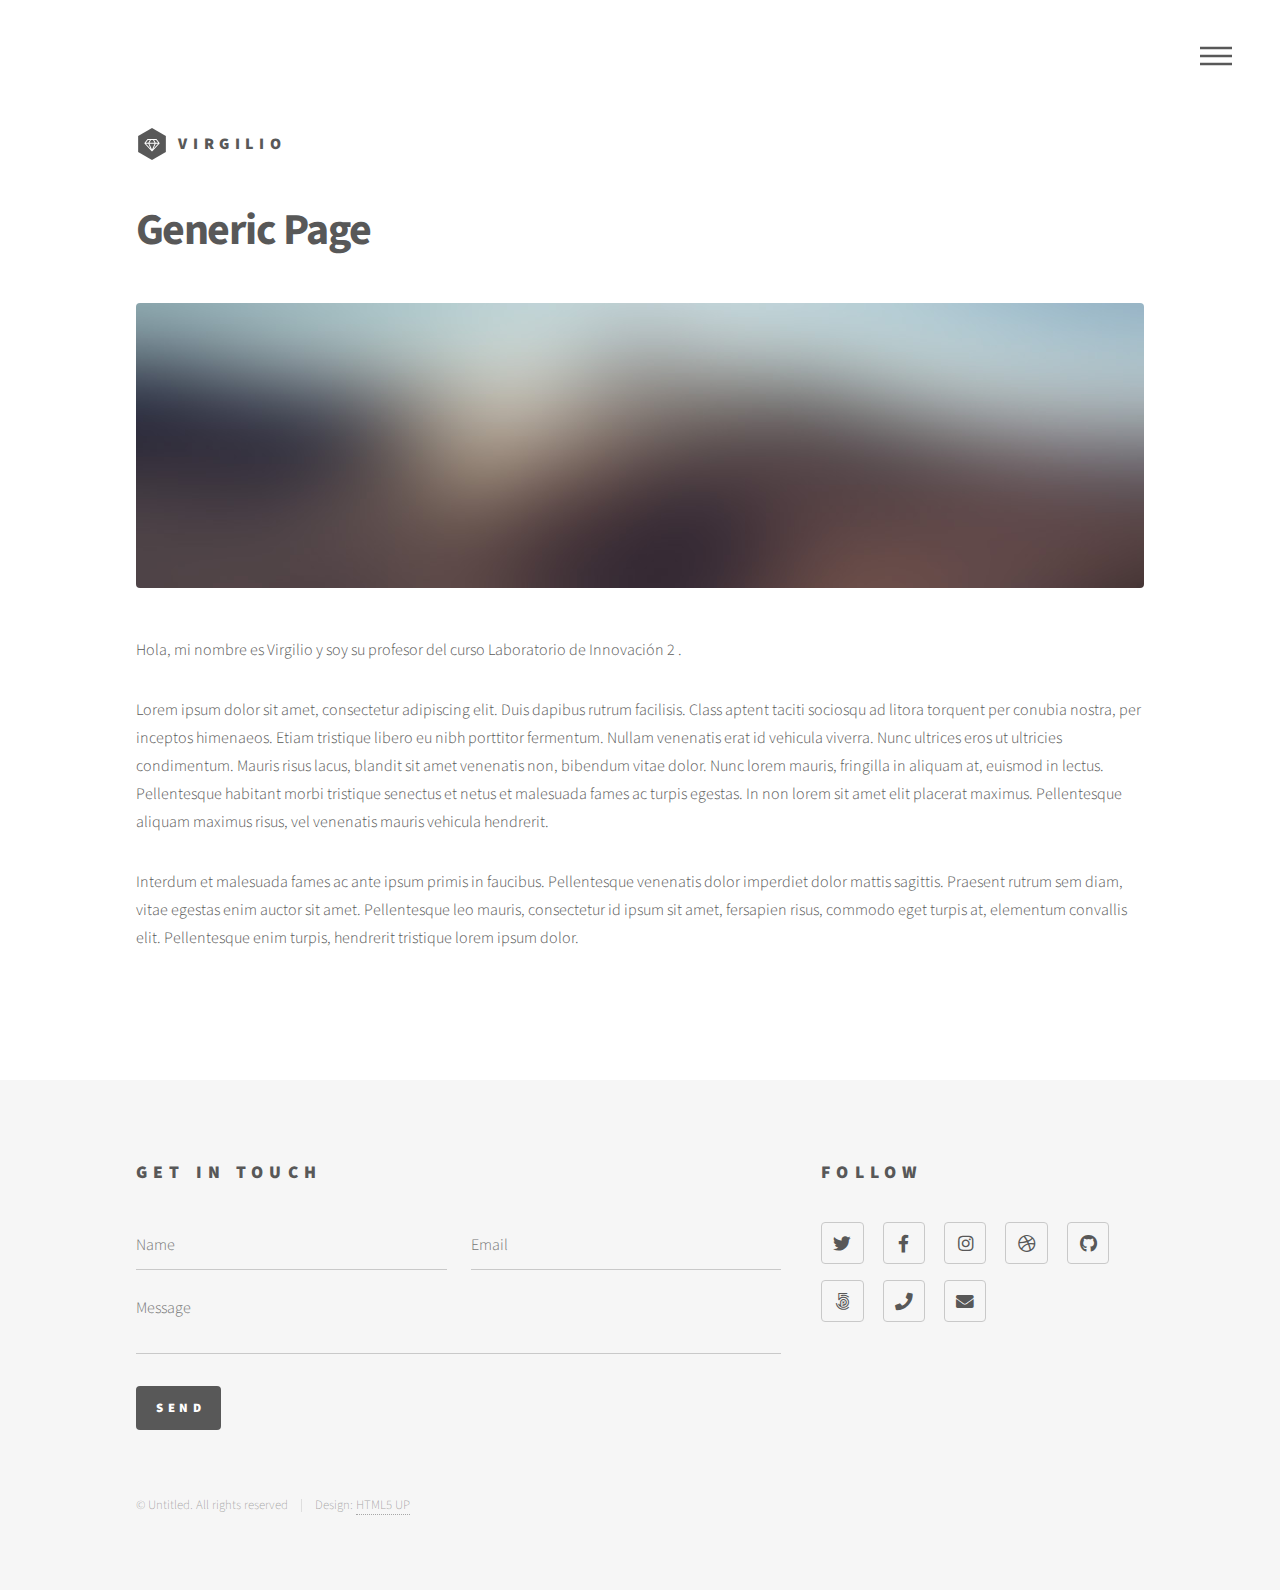
<file: generic.html>
<!DOCTYPE HTML>
<!--
	Phantom by HTML5 UP
	html5up.net | @ajlkn
	Free for personal and commercial use under the CCA 3.0 license (html5up.net/license)
-->
<html>
	<head>
		<title>Sobre mi</title>
		<meta charset="utf-8" />
		<meta name="viewport" content="width=device-width, initial-scale=1, user-scalable=no" />
		<link rel="stylesheet" href="assets/css/main.css" />
		<noscript><link rel="stylesheet" href="assets/css/noscript.css" /></noscript>
	</head>
	<body class="is-preload">
		<!-- Wrapper -->
			<div id="wrapper">

				<!-- Header -->
					<header id="header">
						<div class="inner">

							<!-- Logo -->
								<a href="index.html" class="logo">
									<span class="symbol"><img src="images/logo.svg" alt="" /></span><span class="title">Virgilio</span>
								</a>

							<!-- Nav -->
								<nav>
									<ul>
										<li><a href="#menu">Menu</a></li>
									</ul>
								</nav>

						</div>
					</header>

				<!-- Menu -->
					<nav id="menu">
						<h2>Menu</h2>
						<ul>
							<li><a href="index.html">Home</a></li>
							<li><a href="generic.html">Sobre mi</a></li>
							<li><a href="generic.html">Bitácora</a></li>
							<li><a href="generic.html">Proyectos</a></li>
							<li><a href="elements.html">Contacto</a></li>
						</ul>
					</nav>

				<!-- Main -->
					<div id="main">
						<div class="inner">
							<h1>Generic Page</h1>
							<span class="image main"><img src="images/pic13.jpg" alt="" /></span>
							<p>Hola, mi nombre es Virgilio y soy su profesor del curso Laboratorio de Innovación 2 .</p>
							<p>Lorem ipsum dolor sit amet, consectetur adipiscing elit. Duis dapibus rutrum facilisis. Class aptent taciti sociosqu ad litora torquent per conubia nostra, per inceptos himenaeos. Etiam tristique libero eu nibh porttitor fermentum. Nullam venenatis erat id vehicula viverra. Nunc ultrices eros ut ultricies condimentum. Mauris risus lacus, blandit sit amet venenatis non, bibendum vitae dolor. Nunc lorem mauris, fringilla in aliquam at, euismod in lectus. Pellentesque habitant morbi tristique senectus et netus et malesuada fames ac turpis egestas. In non lorem sit amet elit placerat maximus. Pellentesque aliquam maximus risus, vel venenatis mauris vehicula hendrerit.</p>
							<p>Interdum et malesuada fames ac ante ipsum primis in faucibus. Pellentesque venenatis dolor imperdiet dolor mattis sagittis. Praesent rutrum sem diam, vitae egestas enim auctor sit amet. Pellentesque leo mauris, consectetur id ipsum sit amet, fersapien risus, commodo eget turpis at, elementum convallis elit. Pellentesque enim turpis, hendrerit tristique lorem ipsum dolor.</p>
						</div>
					</div>

				<!-- Footer -->
					<footer id="footer">
						<div class="inner">
							<section>
								<h2>Get in touch</h2>
								<form method="post" action="#">
									<div class="fields">
										<div class="field half">
											<input type="text" name="name" id="name" placeholder="Name" />
										</div>
										<div class="field half">
											<input type="email" name="email" id="email" placeholder="Email" />
										</div>
										<div class="field">
											<textarea name="message" id="message" placeholder="Message"></textarea>
										</div>
									</div>
									<ul class="actions">
										<li><input type="submit" value="Send" class="primary" /></li>
									</ul>
								</form>
							</section>
							<section>
								<h2>Follow</h2>
								<ul class="icons">
									<li><a href="#" class="icon brands style2 fa-twitter"><span class="label">Twitter</span></a></li>
									<li><a href="#" class="icon brands style2 fa-facebook-f"><span class="label">Facebook</span></a></li>
									<li><a href="#" class="icon brands style2 fa-instagram"><span class="label">Instagram</span></a></li>
									<li><a href="#" class="icon brands style2 fa-dribbble"><span class="label">Dribbble</span></a></li>
									<li><a href="#" class="icon brands style2 fa-github"><span class="label">GitHub</span></a></li>
									<li><a href="#" class="icon brands style2 fa-500px"><span class="label">500px</span></a></li>
									<li><a href="#" class="icon solid style2 fa-phone"><span class="label">Phone</span></a></li>
									<li><a href="#" class="icon solid style2 fa-envelope"><span class="label">Email</span></a></li>
								</ul>
							</section>
							<ul class="copyright">
								<li>&copy; Untitled. All rights reserved</li><li>Design: <a href="http://html5up.net">HTML5 UP</a></li>
							</ul>
						</div>
					</footer>

			</div>

		<!-- Scripts -->
			<script src="assets/js/jquery.min.js"></script>
			<script src="assets/js/browser.min.js"></script>
			<script src="assets/js/breakpoints.min.js"></script>
			<script src="assets/js/util.js"></script>
			<script src="assets/js/main.js"></script>

	</body>
</html>
</file>
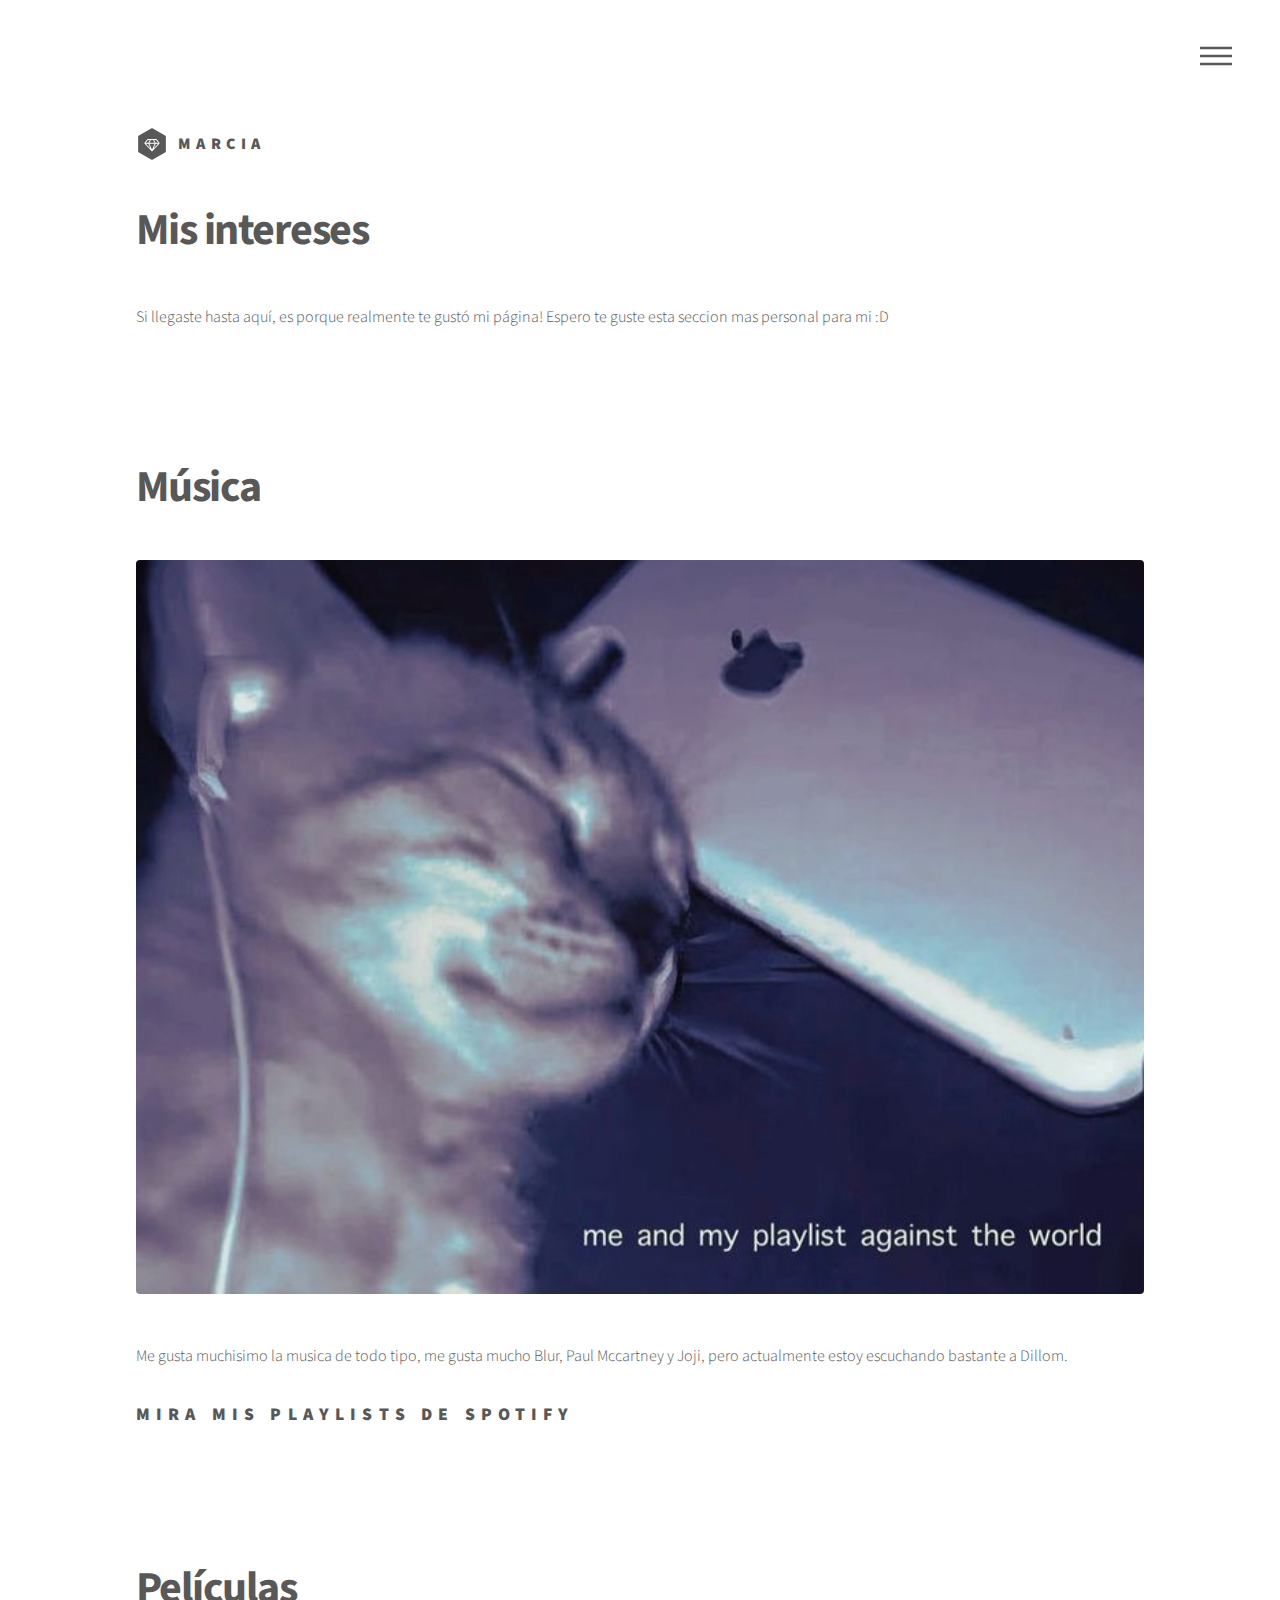
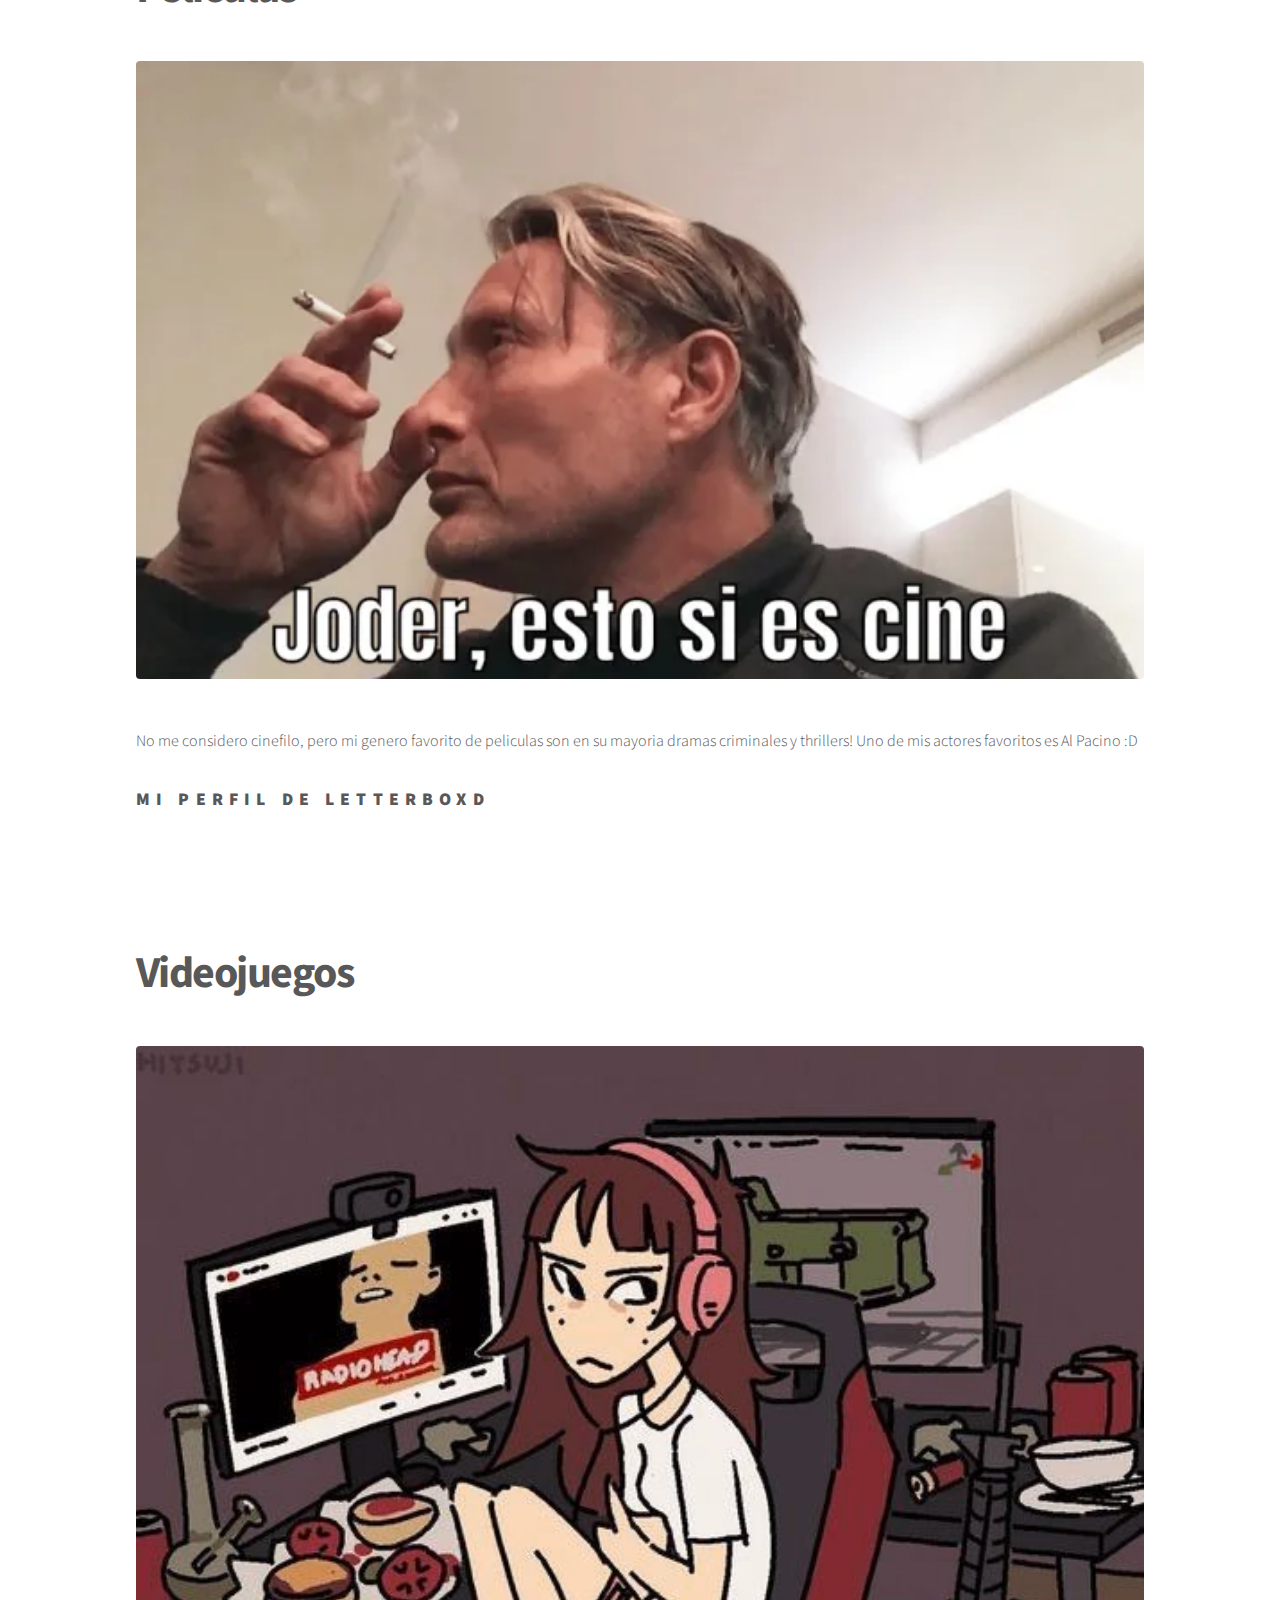
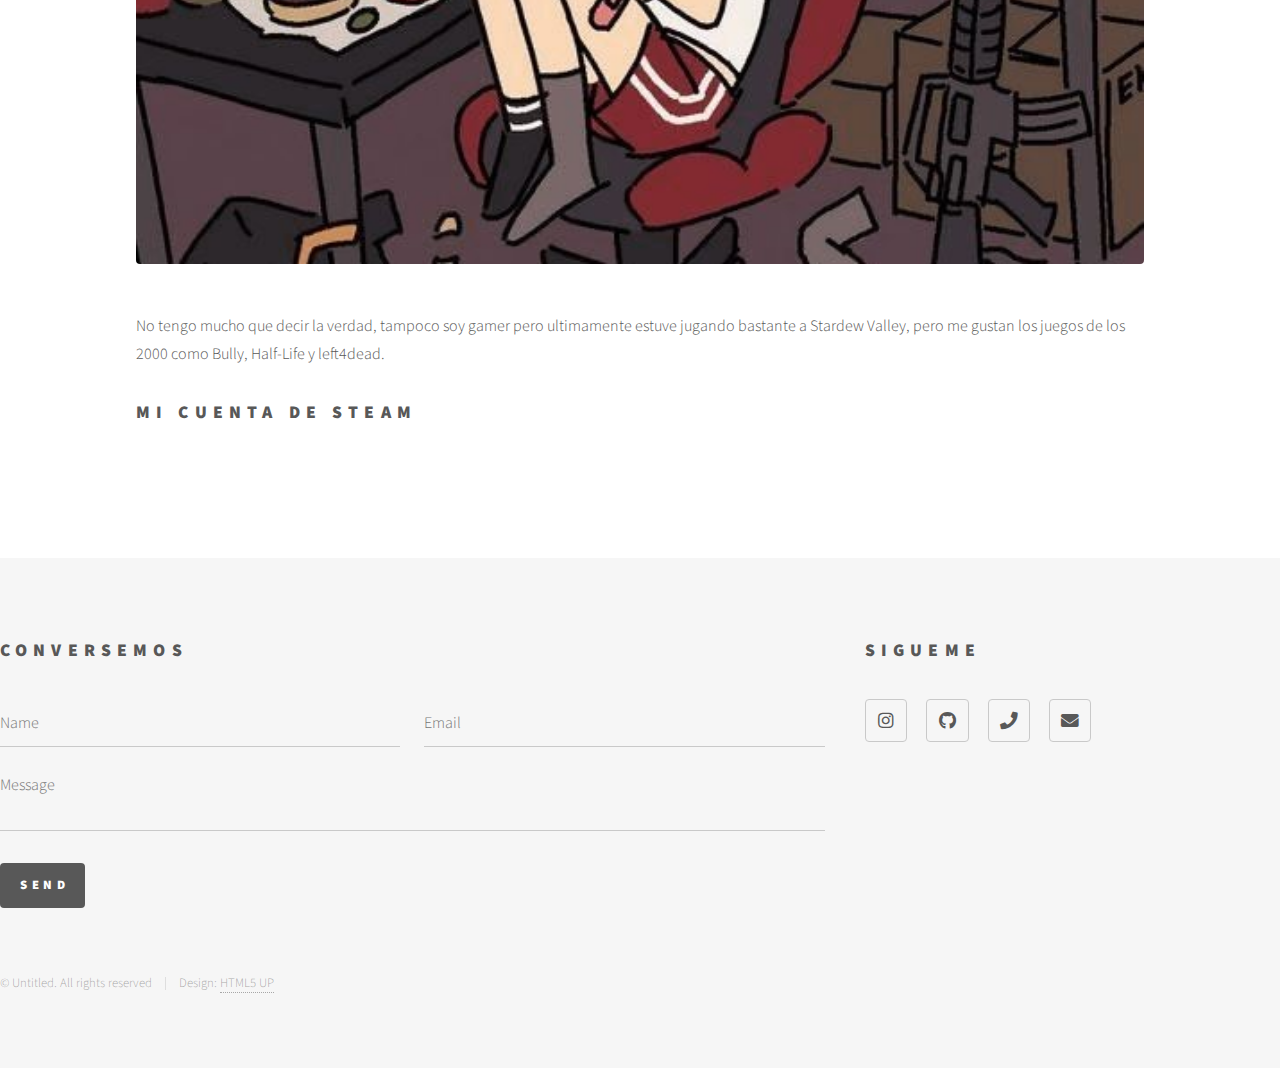
<file: Intereses.html>
<!DOCTYPE HTML>
<!--
	Phantom by HTML5 UP
	html5up.net | @ajlkn
	Free for personal and commercial use under the CCA 3.0 license (html5up.net/license)
-->
<html>
	<head>
		<title>Intereses</title>
		<meta charset="utf-8" />
		<meta name="viewport" content="width=device-width, initial-scale=1, user-scalable=no" />
		<link rel="stylesheet" href="assets/css/main.css" />
		<noscript><link rel="stylesheet" href="assets/css/noscript.css" /></noscript>
	</head>
	<body class="is-preload">
		<!-- Wrapper -->
			<div id="wrapper">

				<!-- Header -->
					<header id="header">
						<div class="inner">

							<!-- Logo -->
								<a href="index.html" class="logo">
									<span class="symbol"><img src="images/logo.svg" alt="" /></span><span class="title">Marcia</span>
								</a>

							<!-- Nav -->
								<nav>
									<ul>
										<li><a href="#menu">Menu</a></li>
									</ul>
								</nav>

						</div>
					</header>

				<!-- Menu -->
					<nav id="menu">
						<h2>Menu</h2>
						<ul>
							<li><a href="index.html">Home</a></li>
							<li><a href="sobremi.html">Sobre mi</a></li>
							<li><a href="Bitácora.html">Bitácora</a></li>
							<li><a href="Proyectos.html">Proyectos</a></li>
							<li><a href="Contacto.html">Contacto</a></li>
							<li><a href="Lumin.html">Lumin</a></li>
							<li><a href="Intereses.html">Intereses</a></li>
						</ul>
					</nav>
<!-- Main -->
<div id="main">
	<div class="inner">
		<h1>Mis intereses</h1>
		<p>Si llegaste hasta aquí, es porque realmente te gustó mi página! Espero te guste esta seccion mas personal para mi :D </p>

	<div>
</div>
</div>
</div>

<!-- Main -->
<div id="main">
	<div class="inner">

		<h1>Música</h1>
		<span class="image main"><img src="images/descarga (2).jpg" alt="" /></span>
		<p>Me gusta muchisimo la musica de todo tipo, me gusta mucho Blur, Paul Mccartney y Joji, pero actualmente estoy escuchando bastante a Dillom.</p>
		
		<div><section><a href="https://open.spotify.com/user/pikayashar?si=08ef6e8f2eac4413">
		<h2> Mira mis playlists de spotify </h2></a></div>
	</section>
	<div>
</div>
</div>
</div>

<!-- Main -->
<div id="main">
	<div class="inner">
	
		<h1>Películas</h1>

		<span class="image main"><img src="images/cine.webp" alt="" /></span>
		<p>No me considero cinefilo, pero mi genero favorito de peliculas son en su mayoria dramas criminales y thrillers! Uno de mis actores favoritos es Al Pacino :D</p>
		<section>
			<div><a href="https://boxd.it/4tlet">
				<h2> Mi perfil de letterboxd </h2></a></div>
			</section>
			<div>
			</div>
			</div>
			</div>

<!-- Main -->
<div id="main">
	<div class="inner">
		<h1>Videojuegos</h1>

		<span class="image main"><img src="images/me.jpg" alt="" /></span>
		<p>No tengo mucho que decir la verdad, tampoco soy gamer pero ultimamente estuve jugando bastante a Stardew Valley, pero me gustan los juegos de los 2000 como Bully, Half-Life y left4dead.</p>
		<section>
			<div><a href="https://steamcommunity.com/profiles/76561198331863538/">
				<h2> Mi cuenta de steam </h2></a></div>
			</section>

	<div>
</div>
</div>
	</div>
</div>
	


				<!-- Footer -->
					<footer id="footer">
						<div class="inner">
							<section>
								<h2>Conversemos</h2>
								<form method="post" action="#">
									<div class="fields">
										<div class="field half">
											<input type="text" name="name" id="name" placeholder="Name" />
										</div>
										<div class="field half">
											<input type="email" name="email" id="email" placeholder="Email" />
										</div>
										<div class="field">
											<textarea name="message" id="message" placeholder="Message"></textarea>
										</div>
									</div>
									<ul class="actions">
										<li><input type="submit" value="Send" class="primary" /></li>
									</ul>
								</form>
							</section>
							<section>
								<h2>Sigueme</h2>
								<ul class="icons">
									<li><a href="https://www.instagram.com/inzonic/" class="icon brands style2 fa-instagram"><span class="label">Instagram</span></a></li>
									<li><a href="https://github.com/inzonic" class="icon brands style2 fa-github"><span class="label">GitHub</span></a></li>
									<li><a href="http://wa.me/51973618754" class="icon solid style2 fa-phone"><span class="label">Phone</span></a></li>
									<li><a href="mailto:elcorreoquequieres@correo.com" class="icon solid style2 fa-envelope"><span class="label">Email</span></a></li>
								</ul>
							</section>
							<ul class="copyright">
								<li>&copy; Untitled. All rights reserved</li><li>Design: <a href="http://html5up.net">HTML5 UP</a></li>
							</ul>
						</div>
					</footer>

			</div>

		<!-- Scripts -->
			<script src="assets/js/jquery.min.js"></script>
			<script src="assets/js/browser.min.js"></script>
			<script src="assets/js/breakpoints.min.js"></script>
			<script src="assets/js/util.js"></script>
			<script src="assets/js/main.js"></script>

	</body>
</html>
</file>
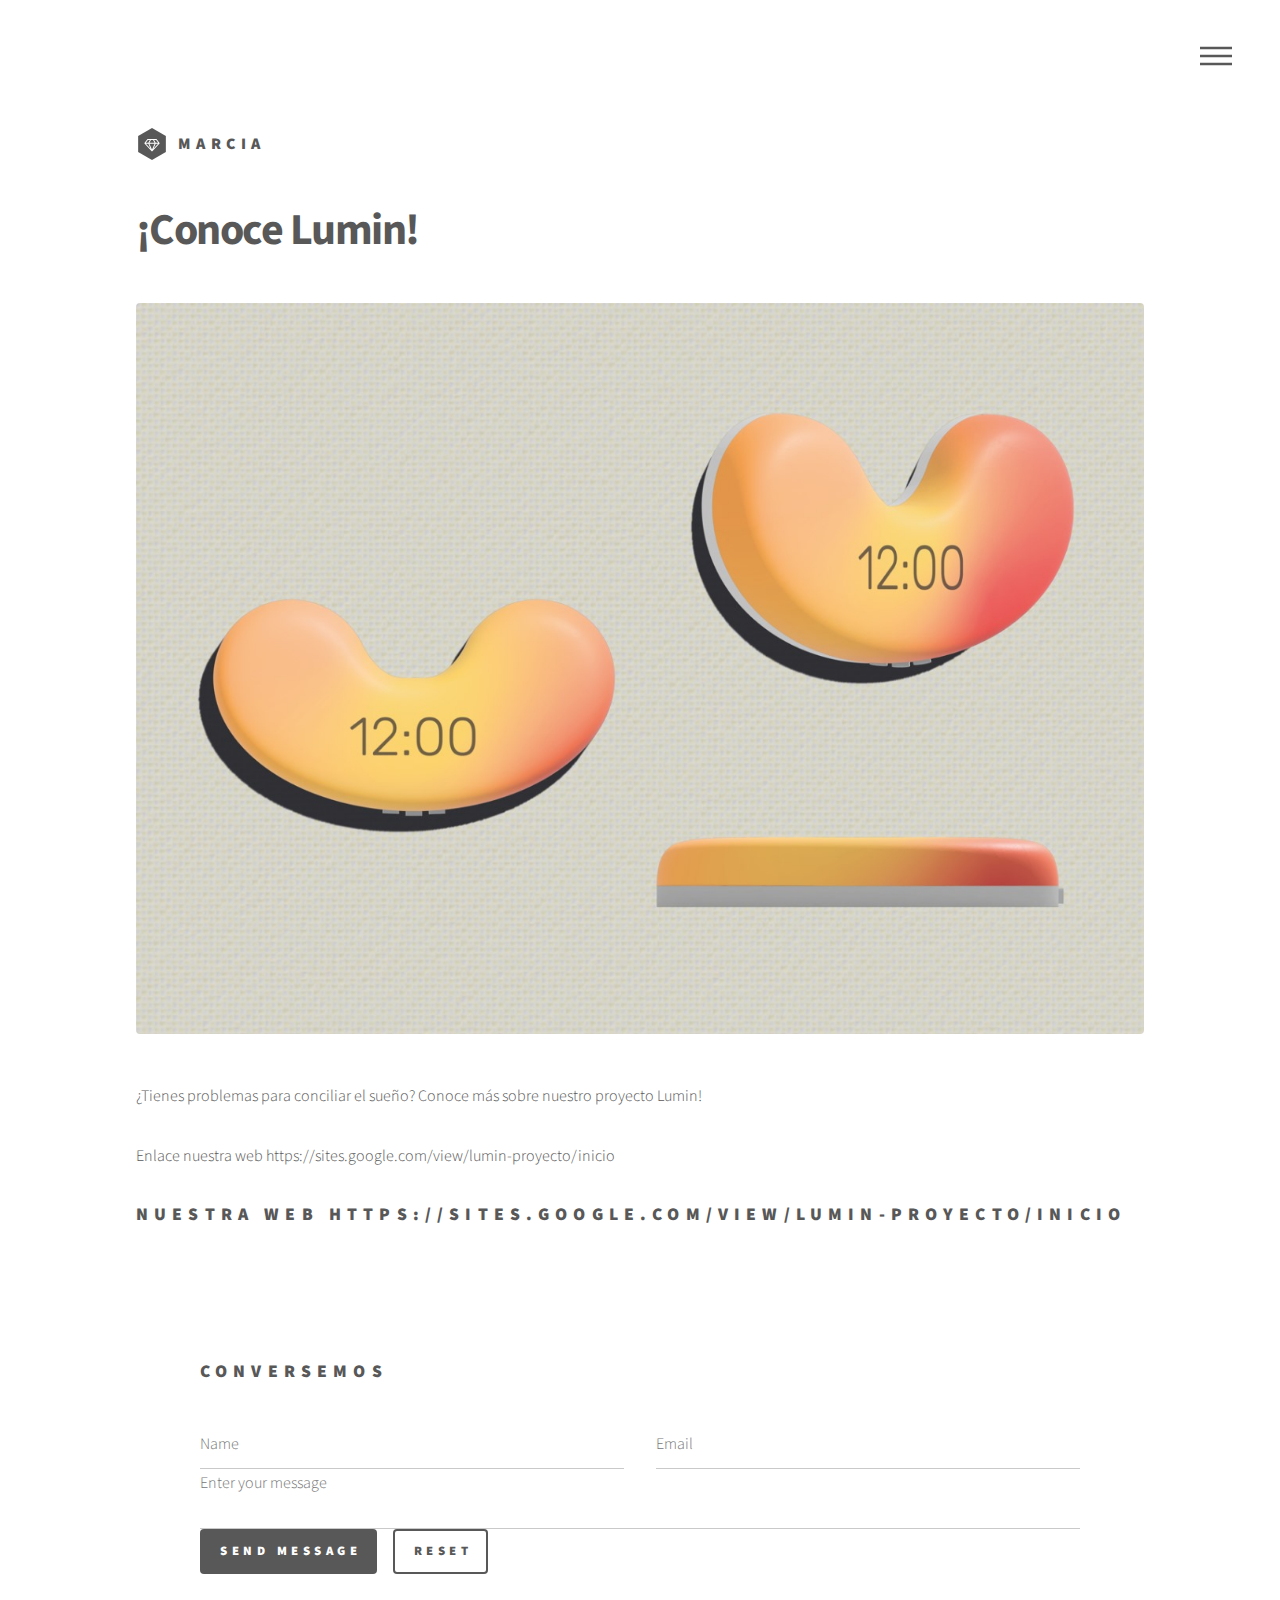
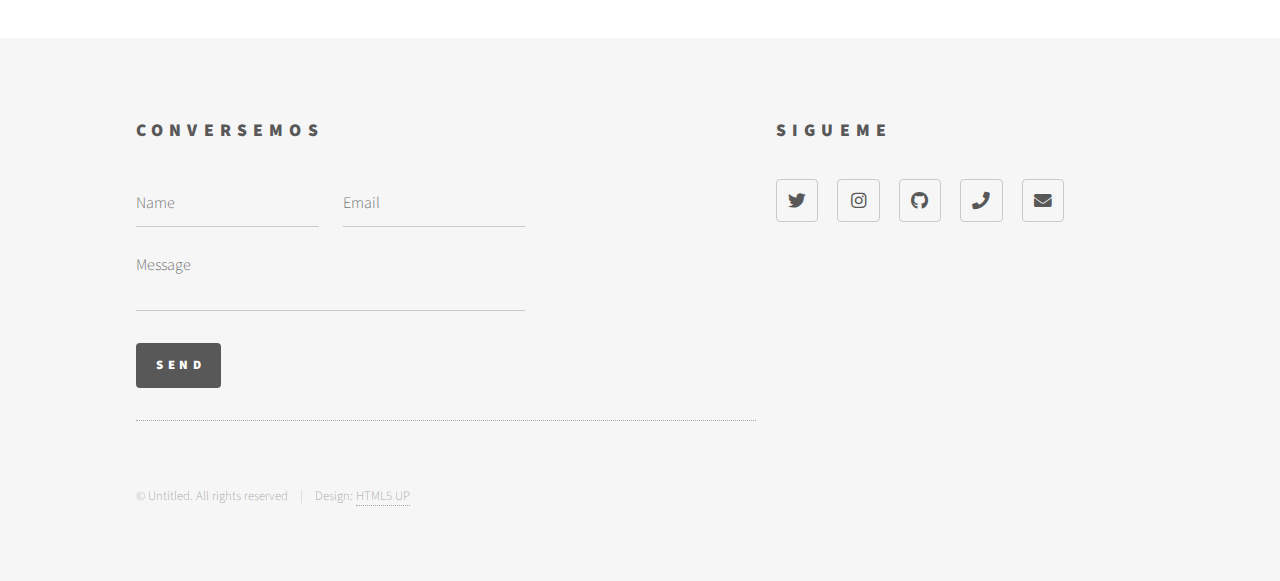
<file: Lumin.html>
<!DOCTYPE HTML>
<!--
	Phantom by HTML5 UP
	html5up.net | @ajlkn
	Free for personal and commercial use under the CCA 3.0 license (html5up.net/license)
-->
<html>
	<head>
		<title>Lumin</title>
		<meta charset="utf-8" />
		<meta name="viewport" content="width=device-width, initial-scale=1, user-scalable=no" />
		<link rel="stylesheet" href="assets/css/main.css" />
		<noscript><link rel="stylesheet" href="assets/css/noscript.css" /></noscript>
	</head>
	<body class="is-preload">
		<!-- Wrapper -->
			<div id="wrapper">

				<!-- Header -->
					<header id="header">
						<div class="inner">

							<!-- Logo -->
								<a href="index.html" class="logo">
									<span class="symbol"><img src="images/logo.svg" alt="" /></span><span class="title">Marcia</span>
								</a>

							<!-- Nav -->
								<nav>
									<ul>
										<li><a href="#menu">Menu</a></li>
									</ul>
								</nav>

						</div>
					</header>

				<!-- Menu -->
					<nav id="menu">
						<h2>Menu</h2>
						<ul>
							<li><a href="index.html">Home</a></li>
							<li><a href="sobremi.html">Sobre mi</a></li>
							<li><a href="Bitácora.html">Bitácora</a></li>
							<li><a href="Proyectos.html">Proyectos</a></li>
							<li><a href="Contacto.html">Contacto</a></li>
						</ul>
					</nav>

				<!-- Main -->
					<div id="main">
						<div class="inner">
							<h1>¡Conoce Lumin!</h1>
							<span class="image main"><img src="images/LUMINNN.jpeg" alt="" /></span>
							<p>¿Tienes problemas para conciliar el sueño? Conoce más sobre nuestro proyecto Lumin!</p>
							<p> Enlace nuestra web https://sites.google.com/view/lumin-proyecto/inicio </p>
							
							<a href="https://sites.google.com/view/lumin-proyecto/inicio">
								<h2>nuestra web https://sites.google.com/view/lumin-proyecto/inicio</h2>
						</div>
					</div>
<!-- Form -->
<section>
	<div class="form-container">
	<h2>Conversemos</h2>
	<form method="post" action="#">
		<div class="row aln-center">
			<div class="col-6 col-12-xsmall">
				<input type="text" name="demo-name" id="demo-name" value="" placeholder="Name" />
			</div>
			<div class="col-6 col-12-xsmall">
				<input type="email" name="demo-email" id="demo-email" value="" placeholder="Email" />
			</div>
			<div class="col-12">
				<textarea name="demo-message" id="demo-message" placeholder="Enter your message" rows="6"></textarea>
			</div>
			<div class="col-12">
				<ul class="actions">
					<li><input type="submit" value="Send Message" class="primary" /></li>
					<li><input type="reset" value="Reset" /></li>
				</ul>
			</div>
		</div>
	</form>
</div>
</section>
				<!-- Footer -->
					<footer id="footer">
						<div class="inner">
							<section>
								<h2>Conversemos</h2>
								<form method="post" action="#">
									<div class="fields">
										<div class="field half">
											<input type="text" name="name" id="name" placeholder="Name" />
										</div>
										<div class="field half">
											<input type="email" name="email" id="email" placeholder="Email" />
										</div>
										<div class="field">
											<textarea name="message" id="message" placeholder="Message"></textarea>
										</div>
									</div>
									<ul class="actions">
										<li><input type="submit" value="Send" class="primary" /></li>
									</ul>
								</form>
							</section>
							<section>
								<h2>Sigueme</h2>
								<ul class="icons">
									<li><a href="#" class="icon brands style2 fa-twitter"><span class="label">Twitter</span></a></li>
									<li><a href="#" class="icon brands style2 fa-instagram"><span class="label">Instagram</span></a></li>
									<li><a href="#" class="icon brands style2 fa-github"><span class="label">GitHub</span></a></li>
									<li><a href="#" class="icon solid style2 fa-phone"><span class="label">Phone</span></a></li>
									<li><a href="#" class="icon solid style2 fa-envelope"><span class="label">Email</span></a></li>
								</ul>
							</section>
							<ul class="copyright">
								<li>&copy; Untitled. All rights reserved</li><li>Design: <a href="http://html5up.net">HTML5 UP</a></li>
							</ul>
						</div>
					</footer>

			</div>

		<!-- Scripts -->
			<script src="assets/js/jquery.min.js"></script>
			<script src="assets/js/browser.min.js"></script>
			<script src="assets/js/breakpoints.min.js"></script>
			<script src="assets/js/util.js"></script>
			<script src="assets/js/main.js"></script>

	</body>
</html>
</file>
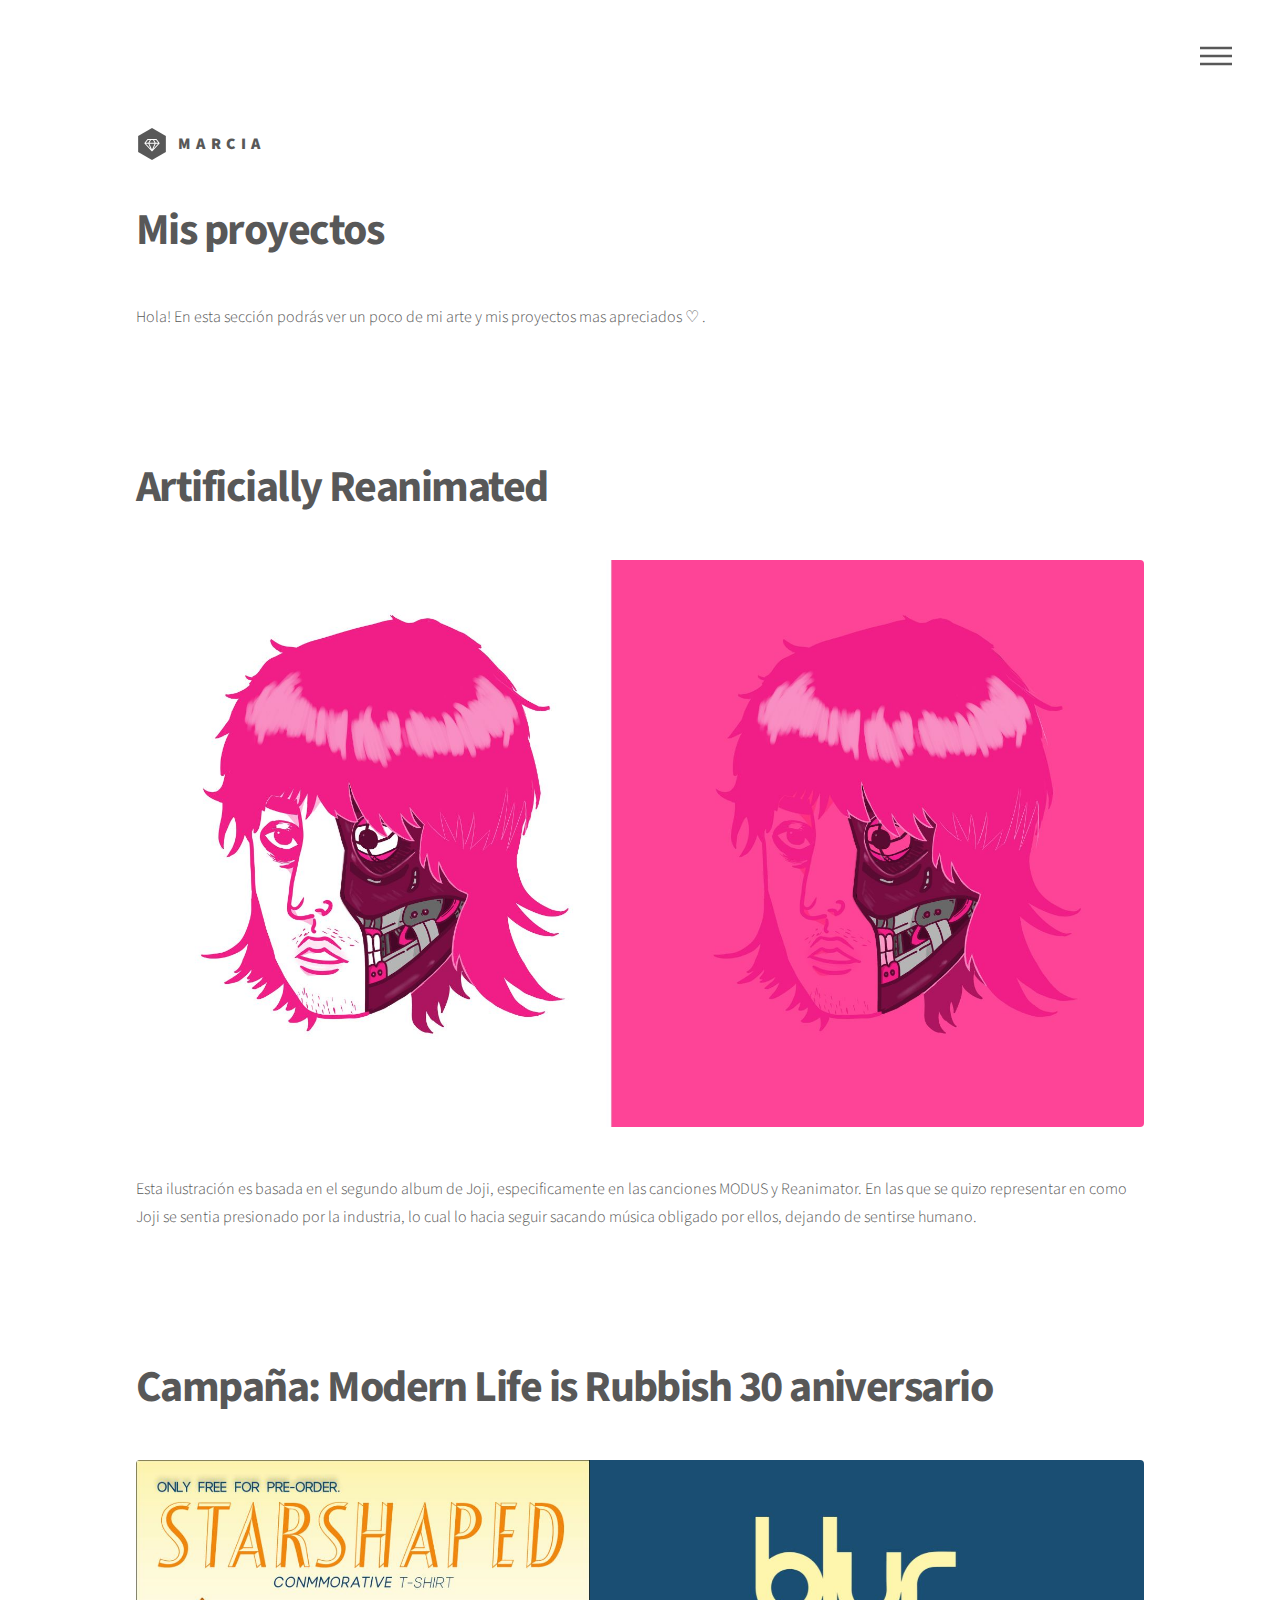
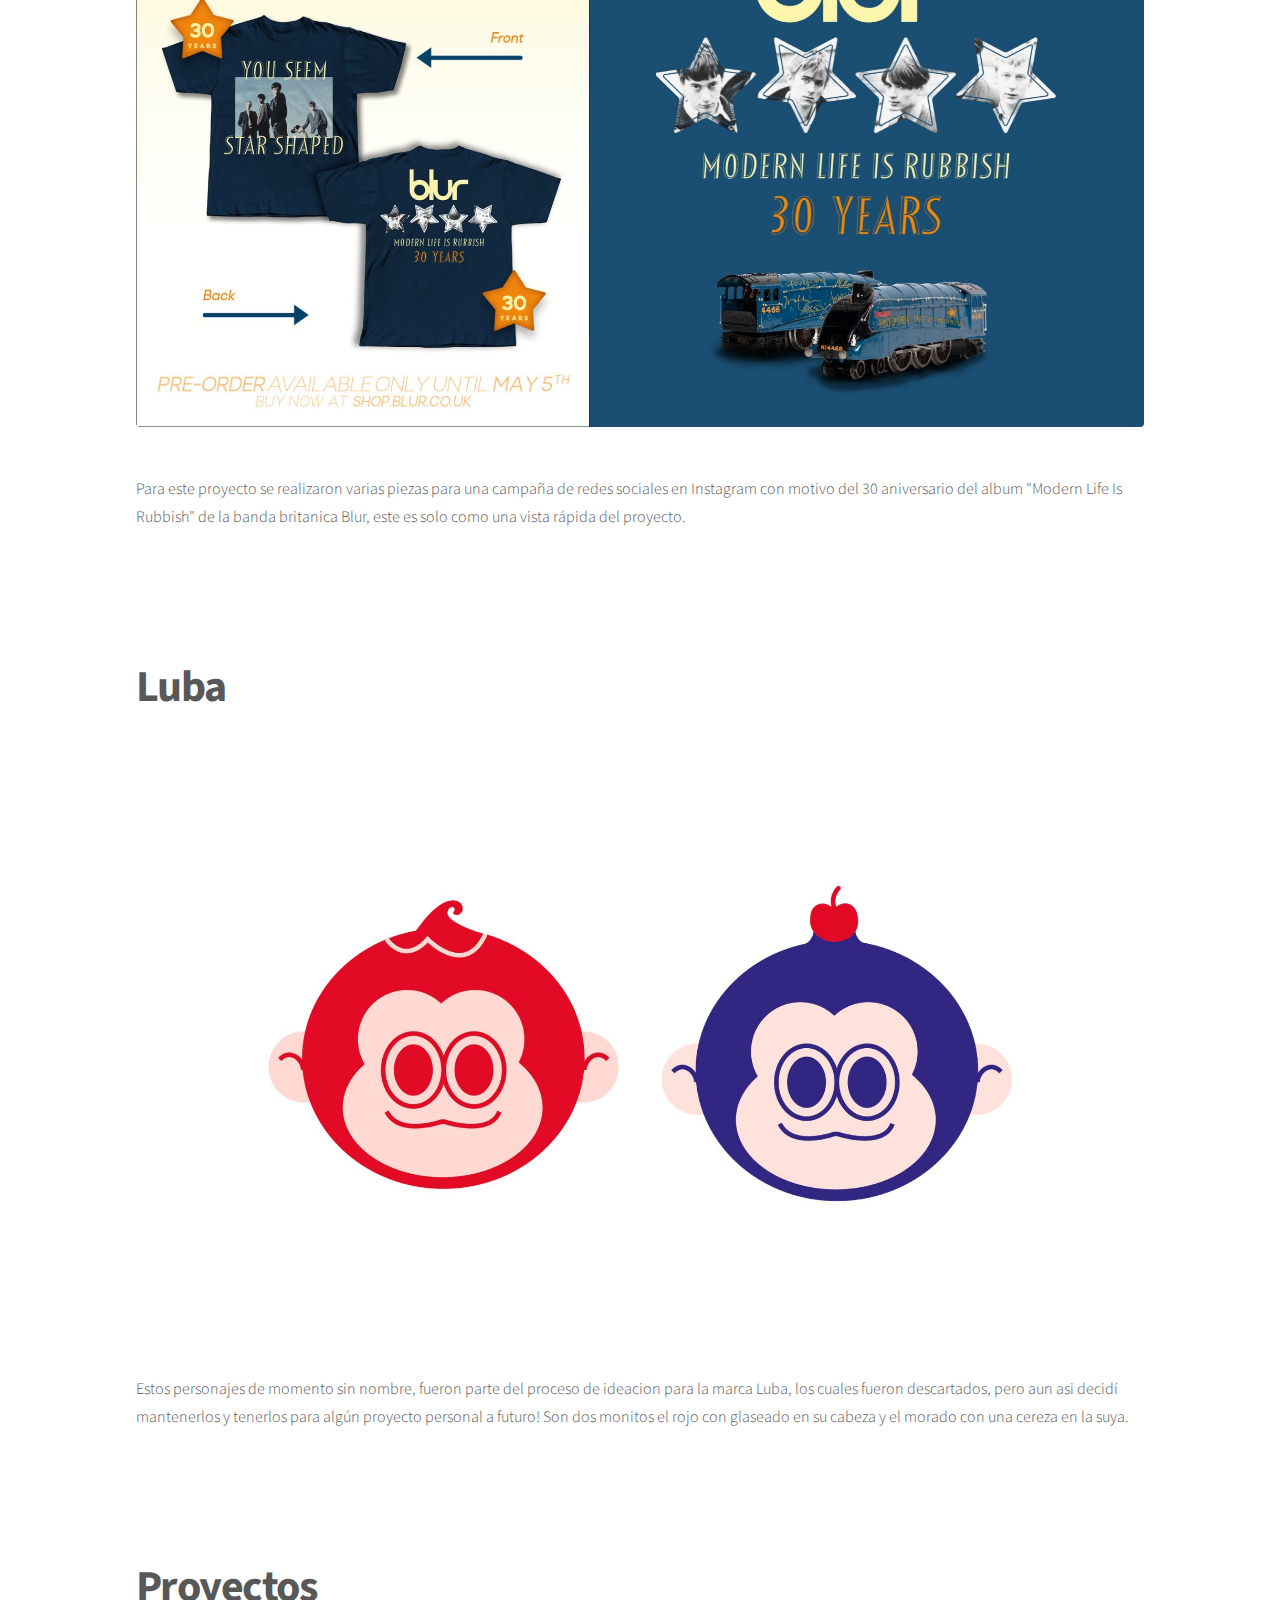
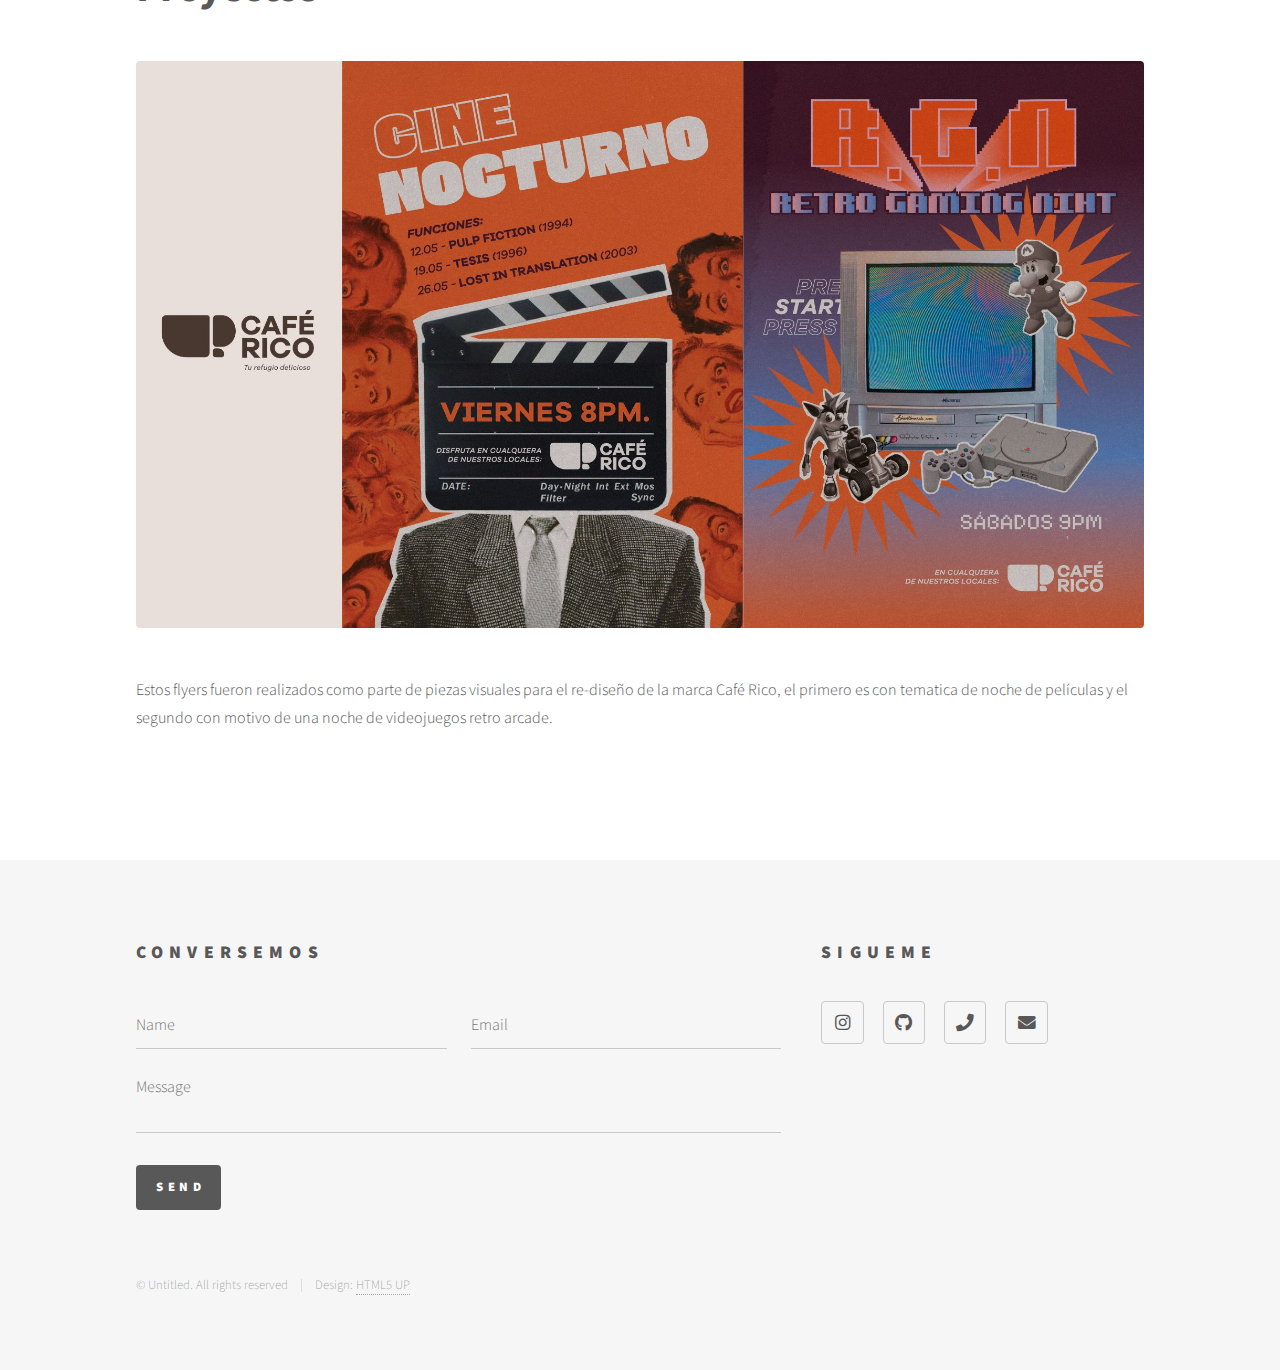
<file: Proyectos.html>
<!DOCTYPE HTML>
<!--
	Phantom by HTML5 UP
	html5up.net | @ajlkn
	Free for personal and commercial use under the CCA 3.0 license (html5up.net/license)
-->
<html>
	<head>
		<title>Proyectos</title>
		<meta charset="utf-8" />
		<meta name="viewport" content="width=device-width, initial-scale=1, user-scalable=no" />
		<link rel="stylesheet" href="assets/css/main.css" />
		<noscript><link rel="stylesheet" href="assets/css/noscript.css" /></noscript>
	</head>
	<body class="is-preload">
		<!-- Wrapper -->
			<div id="wrapper">

				<!-- Header -->
					<header id="header">
						<div class="inner">

							<!-- Logo -->
								<a href="index.html" class="logo">
									<span class="symbol"><img src="images/logo.svg" alt="" /></span><span class="title">Marcia</span>
								</a>

							<!-- Nav -->
								<nav>
									<ul>
										<li><a href="#menu">Menu</a></li>
									</ul>
								</nav>

						</div>
					</header>

				<!-- Menu -->
					<nav id="menu">
						<h2>Menu</h2>
						<ul>
							<li><a href="index.html">Home</a></li>
							<li><a href="sobremi.html">Sobre mi</a></li>
							<li><a href="Bitácora.html">Bitácora</a></li>
							<li><a href="Proyectos.html">Proyectos</a></li>
							<li><a href="Contacto.html">Contacto</a></li>
						</ul>
					</nav>

				<!-- Main -->
				<div id="main">
					<div class="inner">
						<h1>Mis proyectos</h1>
						<p>Hola! En esta sección podrás ver un poco de mi arte y mis proyectos mas apreciados ♡ .</p>
					</div>
				</div>
				
				<!-- Main -->
				<div id="main">
					<div class="inner">
						<h1>Artificially Reanimated</h1>
						<span class="image main"><img src="images/JOJO.jpg" alt="" /></span>
						<p>Esta ilustración es basada en el segundo album de Joji, especificamente en las canciones MODUS y Reanimator. En las que se quizo representar en como Joji se sentia presionado por la industria, lo cual lo hacia seguir sacando música obligado por ellos, dejando de sentirse humano.</p>
					</div>
				</div>

				<!-- Main -->
				<div id="main">
					<div class="inner">
						<h1>Campaña: Modern Life is Rubbish 30 aniversario</h1>
						<span class="image main"><img src="images/MLIR.jpg" alt="" /></span>
						<p>Para este proyecto se realizaron varias piezas para una campaña de redes sociales en Instagram con motivo del 30 aniversario del album "Modern Life Is Rubbish" de la banda britanica Blur, este es solo como una vista rápida del proyecto.</p>
					</div>
				</div>
				
				<!-- Main -->
				<div id="main">
					<div class="inner">
						<h1>Luba</h1>
						<span class="image main"><img src="images/LUBA.jpg" alt="" /></span>
						<p>Estos personajes de momento sin nombre, fueron parte del proceso de ideacion para la marca Luba, los cuales fueron descartados, pero aun asi decidí mantenerlos y tenerlos para algún proyecto personal a futuro! Son dos monitos el rojo con glaseado en su cabeza y el morado con una cereza en la suya.</p>
					</div>
				</div>
			
				<!-- Main -->
				<div id="main">
					<div class="inner">
						<h1>Proyectos</h1>
						<span class="image main"><img src="images/CR.jpg" alt="" /></span>
						<p>Estos flyers fueron realizados como parte de piezas visuales para el re-diseño de la marca Café Rico, el primero es con tematica de noche de películas y el segundo con motivo de una noche de videojuegos retro arcade.</p>
					</div>
				</div>

				<!-- Footer -->
					<footer id="footer">
						<div class="inner">
							<section>
								<h2>Conversemos</h2>
								<form method="post" action="#">
									<div class="fields">
										<div class="field half">
											<input type="text" name="name" id="name" placeholder="Name" />
										</div>
										<div class="field half">
											<input type="email" name="email" id="email" placeholder="Email" />
										</div>
										<div class="field">
											<textarea name="message" id="message" placeholder="Message"></textarea>
										</div>
									</div>
									<ul class="actions">
										<li><input type="submit" value="Send" class="primary" /></li>
									</ul>
								</form>
							</section>
							<section>
								<h2>Sigueme</h2>
								<ul class="icons">
									<li><a href="#" class="icon brands style2 fa-instagram"><span class="label">Instagram</span></a></li>
									<li><a href="#" class="icon brands style2 fa-github"><span class="label">GitHub</span></a></li>
									<li><a href="#" class="icon solid style2 fa-phone"><span class="label">Phone</span></a></li>
									<li><a href="#" class="icon solid style2 fa-envelope"><span class="label">Email</span></a></li>
								</ul>
							</section>
							<ul class="copyright">
								<li>&copy; Untitled. All rights reserved</li><li>Design: <a href="http://html5up.net">HTML5 UP</a></li>
							</ul>
						</div>
					</footer>

			</div>

		<!-- Scripts -->
			<script src="assets/js/jquery.min.js"></script>
			<script src="assets/js/browser.min.js"></script>
			<script src="assets/js/breakpoints.min.js"></script>
			<script src="assets/js/util.js"></script>
			<script src="assets/js/main.js"></script>

	</body>
</html>
</file>
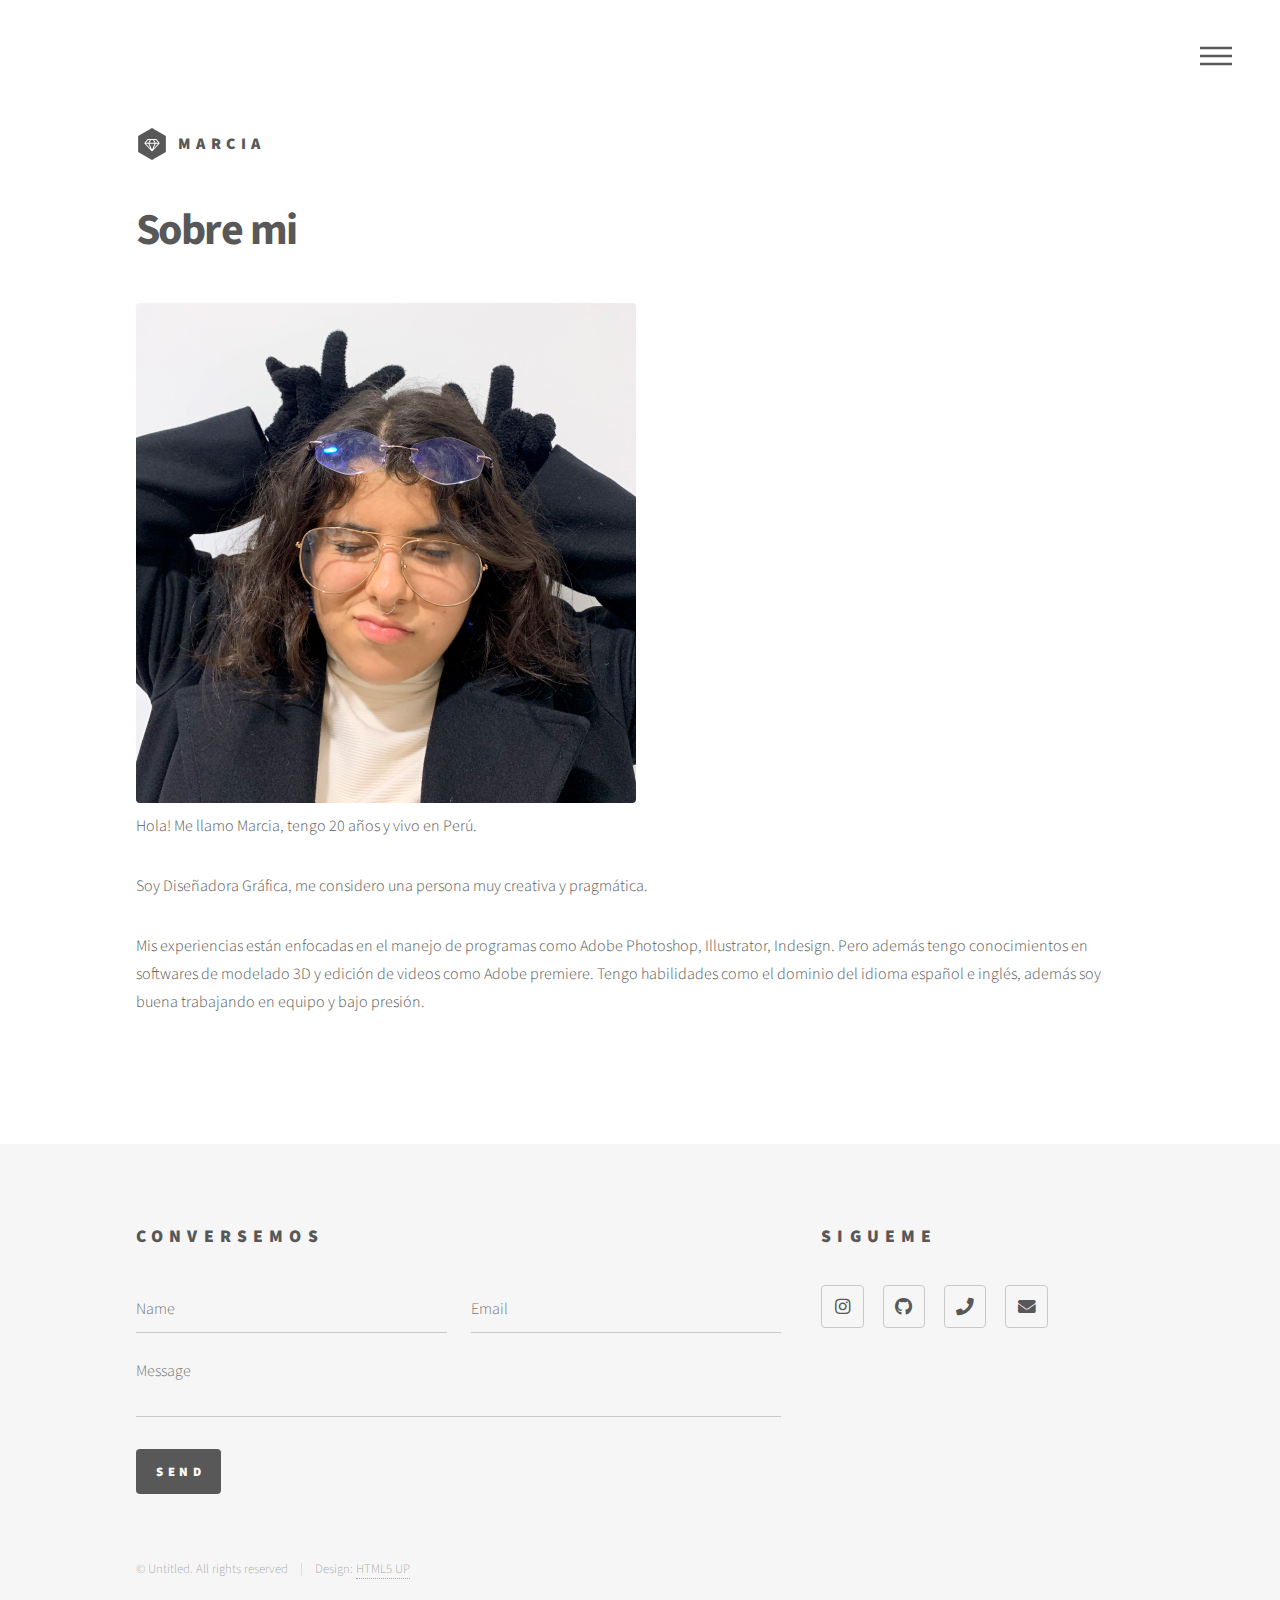
<file: sobremi.html>
<!DOCTYPE HTML>
<!--
	Phantom by HTML5 UP
	html5up.net | @ajlkn
	Free for personal and commercial use under the CCA 3.0 license (html5up.net/license)
-->
<html>
	<head>
		<title>Sobre mi</title>
		<meta charset="utf-8" />
		<meta name="viewport" content="width=device-width, initial-scale=1, user-scalable=no" />
		<link rel="stylesheet" href="assets/css/main.css" />
		<noscript><link rel="stylesheet" href="assets/css/noscript.css" /></noscript>
	</head>
	<body class="is-preload">
		<!-- Wrapper -->
			<div id="wrapper">

				<!-- Header -->
					<header id="header">
						<div class="inner">

							<!-- Logo -->
								<a href="index.html" class="logo">
									<span class="symbol"><img src="images/logo.svg" alt="" /></span><span class="title">Marcia</span>
								</a>

							<!-- Nav -->
								<nav>
									<ul>
										<li><a href="#menu">Menu</a></li>
									</ul>
								</nav>

						</div>
					</header>

				<!-- Menu -->
					<nav id="menu">
						<h2>Menu</h2>
						<ul>
							<li><a href="index.html">Home</a></li>
							<li><a href="sobremi.html">Sobre mi</a></li>
							<li><a href="Bitácora.html">Bitácora</a></li>
							<li><a href="Proyectos.html">Proyectos</a></li>
							<li><a href="Contacto.html">Contacto</a></li>
							<li><a href="Lumin.html">Lumin</a></li>
							<li><a href="Intereses.html">Intereses</a></li>
						</ul>
					</nav>

				<!-- Main -->
					<div id="main">
						<div class="inner">
							<h1>Sobre mi</h1>
							<span class="image gh-pages"><img src="images/yoyo.jpg" alt="" /></span>
							<p>Hola! Me llamo Marcia, tengo 20 años y vivo en Perú.
							<p>Soy Diseñadora Gráfica, me considero una persona muy creativa y pragmática.
							<p>Mis experiencias están enfocadas en el manejo de programas como Adobe Photoshop, Illustrator, Indesign. Pero además tengo conocimientos en softwares de modelado 3D y edición de videos como Adobe premiere. Tengo habilidades como el dominio del idioma español e inglés, además soy buena trabajando en equipo y bajo presión.  
							</p>
						</div>
					</div>

				<!-- Footer -->
					<footer id="footer">
						<div class="inner">
							<section>
								<h2>Conversemos</h2>
								<form method="post" action="#">
									<div class="fields">
										<div class="field half">
											<input type="text" name="name" id="name" placeholder="Name" />
										</div>
										<div class="field half">
											<input type="email" name="email" id="email" placeholder="Email" />
										</div>
										<div class="field">
											<textarea name="message" id="message" placeholder="Message"></textarea>
										</div>
									</div>
									<ul class="actions">
										<li><input type="submit" value="Send" class="primary" /></li>
									</ul>
								</form>
							</section>
							<section>
								<h2>Sigueme</h2>
								<ul class="icons">
									<li><a href="https://www.instagram.com/inzonic/" class="icon brands style2 fa-instagram"><span class="label">Instagram</span></a></li>
									<li><a href="https://github.com/inzonic" class="icon brands style2 fa-github"><span class="label">GitHub</span></a></li>
									<li><a href="http://wa.me/51973618754" class="icon solid style2 fa-phone"><span class="label">Phone</span></a></li>
									<li><a href="mailto:chojedamarcia@gmail.com" class="icon solid style2 fa-envelope"><span class="label">Email</span></a></li>
								</ul>
							</section>
							<ul class="copyright">
								<li>&copy; Untitled. All rights reserved</li><li>Design: <a href="http://html5up.net">HTML5 UP</a></li>
							</ul>
						</div>
					</footer>

			</div>

		<!-- Scripts -->
			<script src="assets/js/jquery.min.js"></script>
			<script src="assets/js/browser.min.js"></script>
			<script src="assets/js/breakpoints.min.js"></script>
			<script src="assets/js/util.js"></script>
			<script src="assets/js/main.js"></script>

	</body>
</html>
</file>
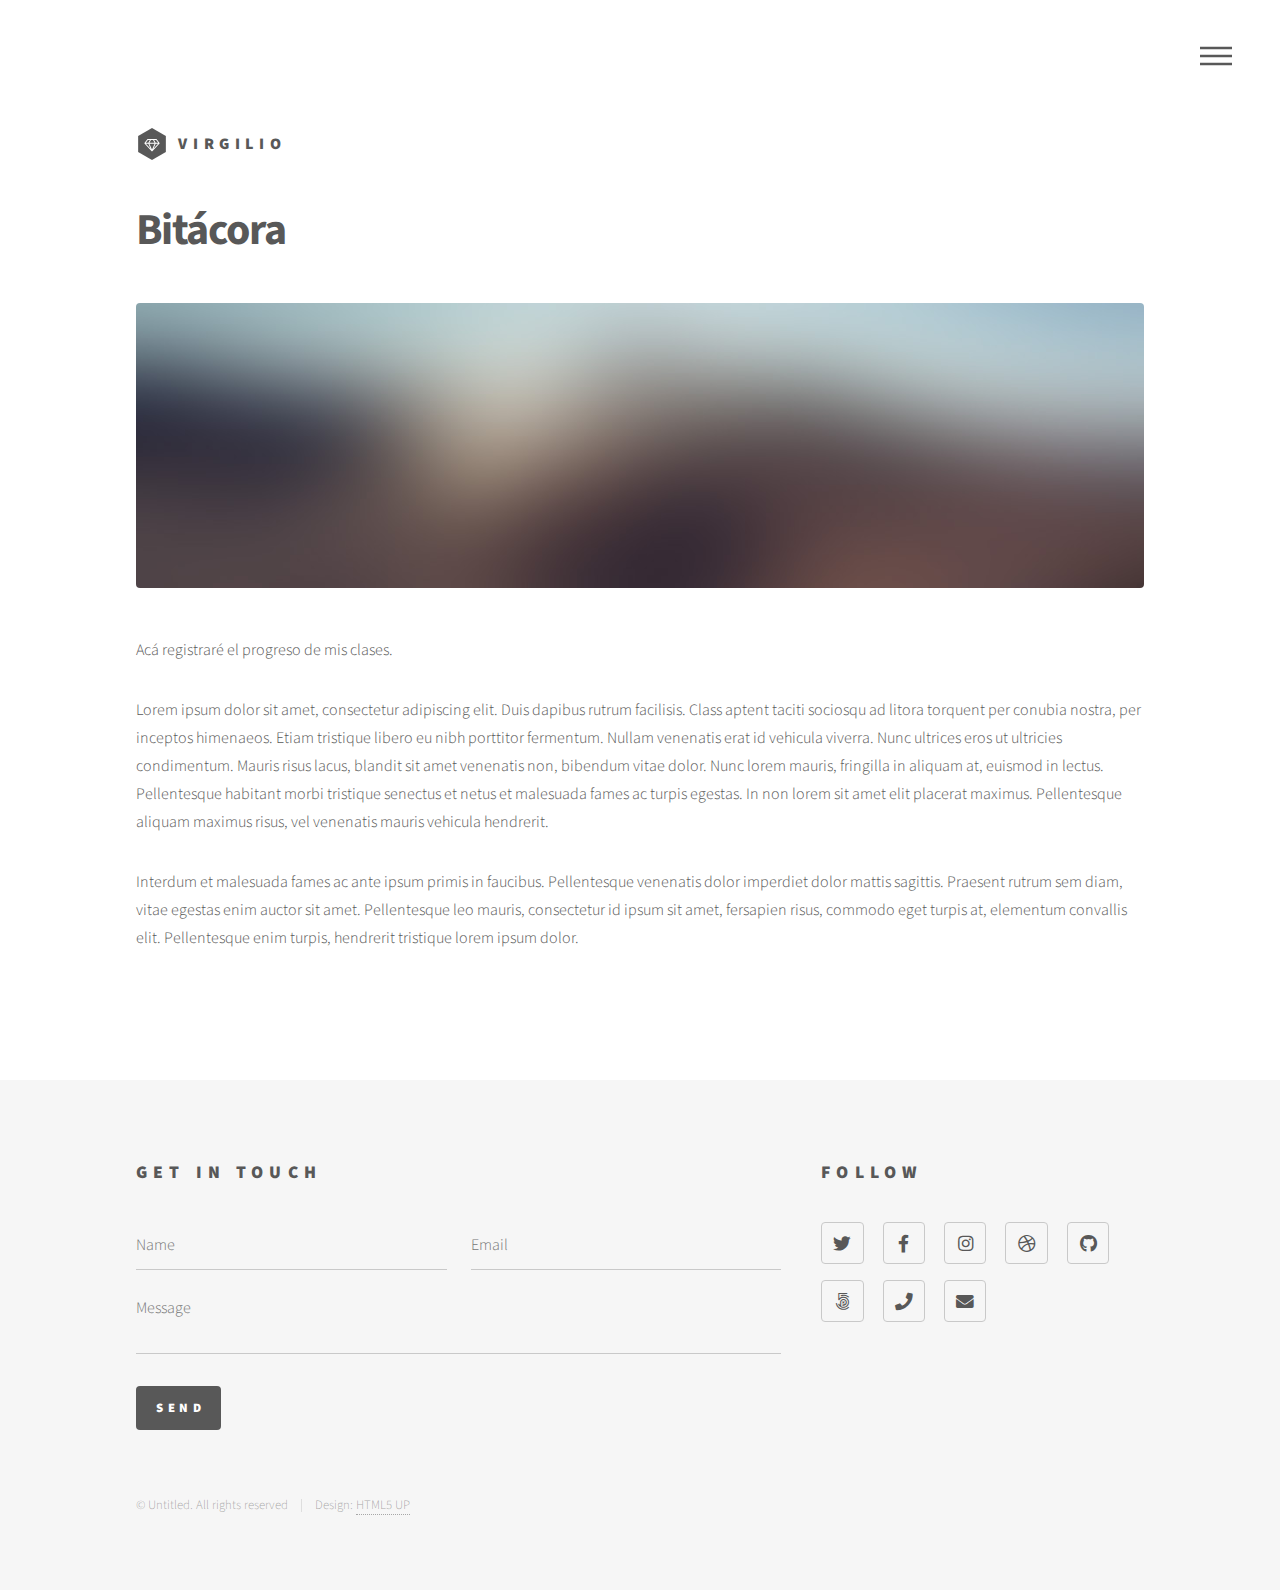
<file: PLANTILLA WEB PHANTOM-20240402T014040Z-001/PLANTILLA WEB PHANTOM/BITÁCORA DIGITAL/Bitácora.html>
<!DOCTYPE HTML>
<!--
	Phantom by HTML5 UP
	html5up.net | @ajlkn
	Free for personal and commercial use under the CCA 3.0 license (html5up.net/license)
-->
<html>
	<head>
		<title>Bitácora</title>
		<meta charset="utf-8" />
		<meta name="viewport" content="width=device-width, initial-scale=1, user-scalable=no" />
		<link rel="stylesheet" href="assets/css/main.css" />
		<noscript><link rel="stylesheet" href="assets/css/noscript.css" /></noscript>
	</head>
	<body class="is-preload">
		<!-- Wrapper -->
			<div id="wrapper">

				<!-- Header -->
					<header id="header">
						<div class="inner">

							<!-- Logo -->
								<a href="index.html" class="logo">
									<span class="symbol"><img src="images/logo.svg" alt="" /></span><span class="title">Virgilio</span>
								</a>

							<!-- Nav -->
								<nav>
									<ul>
										<li><a href="#menu">Menu</a></li>
									</ul>
								</nav>

						</div>
					</header>

				<!-- Menu -->
					<nav id="menu">
						<h2>Menu</h2>
						<ul>
							<li><a href="index.html">Home</a></li>
							<li><a href="sobremi.html">Sobre mi</a></li>
							<li><a href="Bitácora.html">Bitácora</a></li>
							<li><a href="Proyectos.html">Proyectos</a></li>
							<li><a href="Contacto.html">Contacto</a></li>
						</ul>
					</nav>

				<!-- Main -->
					<div id="main">
						<div class="inner">
							<h1>Bitácora</h1>
							<span class="image main"><img src="images/pic13.jpg" alt="" /></span>
							<p>Acá registraré el progreso de mis clases.</p>
							<p>Lorem ipsum dolor sit amet, consectetur adipiscing elit. Duis dapibus rutrum facilisis. Class aptent taciti sociosqu ad litora torquent per conubia nostra, per inceptos himenaeos. Etiam tristique libero eu nibh porttitor fermentum. Nullam venenatis erat id vehicula viverra. Nunc ultrices eros ut ultricies condimentum. Mauris risus lacus, blandit sit amet venenatis non, bibendum vitae dolor. Nunc lorem mauris, fringilla in aliquam at, euismod in lectus. Pellentesque habitant morbi tristique senectus et netus et malesuada fames ac turpis egestas. In non lorem sit amet elit placerat maximus. Pellentesque aliquam maximus risus, vel venenatis mauris vehicula hendrerit.</p>
							<p>Interdum et malesuada fames ac ante ipsum primis in faucibus. Pellentesque venenatis dolor imperdiet dolor mattis sagittis. Praesent rutrum sem diam, vitae egestas enim auctor sit amet. Pellentesque leo mauris, consectetur id ipsum sit amet, fersapien risus, commodo eget turpis at, elementum convallis elit. Pellentesque enim turpis, hendrerit tristique lorem ipsum dolor.</p>
						</div>
					</div>

				<!-- Footer -->
					<footer id="footer">
						<div class="inner">
							<section>
								<h2>Get in touch</h2>
								<form method="post" action="#">
									<div class="fields">
										<div class="field half">
											<input type="text" name="name" id="name" placeholder="Name" />
										</div>
										<div class="field half">
											<input type="email" name="email" id="email" placeholder="Email" />
										</div>
										<div class="field">
											<textarea name="message" id="message" placeholder="Message"></textarea>
										</div>
									</div>
									<ul class="actions">
										<li><input type="submit" value="Send" class="primary" /></li>
									</ul>
								</form>
							</section>
							<section>
								<h2>Follow</h2>
								<ul class="icons">
									<li><a href="#" class="icon brands style2 fa-twitter"><span class="label">Twitter</span></a></li>
									<li><a href="#" class="icon brands style2 fa-facebook-f"><span class="label">Facebook</span></a></li>
									<li><a href="#" class="icon brands style2 fa-instagram"><span class="label">Instagram</span></a></li>
									<li><a href="#" class="icon brands style2 fa-dribbble"><span class="label">Dribbble</span></a></li>
									<li><a href="#" class="icon brands style2 fa-github"><span class="label">GitHub</span></a></li>
									<li><a href="#" class="icon brands style2 fa-500px"><span class="label">500px</span></a></li>
									<li><a href="#" class="icon solid style2 fa-phone"><span class="label">Phone</span></a></li>
									<li><a href="#" class="icon solid style2 fa-envelope"><span class="label">Email</span></a></li>
								</ul>
							</section>
							<ul class="copyright">
								<li>&copy; Untitled. All rights reserved</li><li>Design: <a href="http://html5up.net">HTML5 UP</a></li>
							</ul>
						</div>
					</footer>

			</div>

		<!-- Scripts -->
			<script src="assets/js/jquery.min.js"></script>
			<script src="assets/js/browser.min.js"></script>
			<script src="assets/js/breakpoints.min.js"></script>
			<script src="assets/js/util.js"></script>
			<script src="assets/js/main.js"></script>

	</body>
</html>
</file>
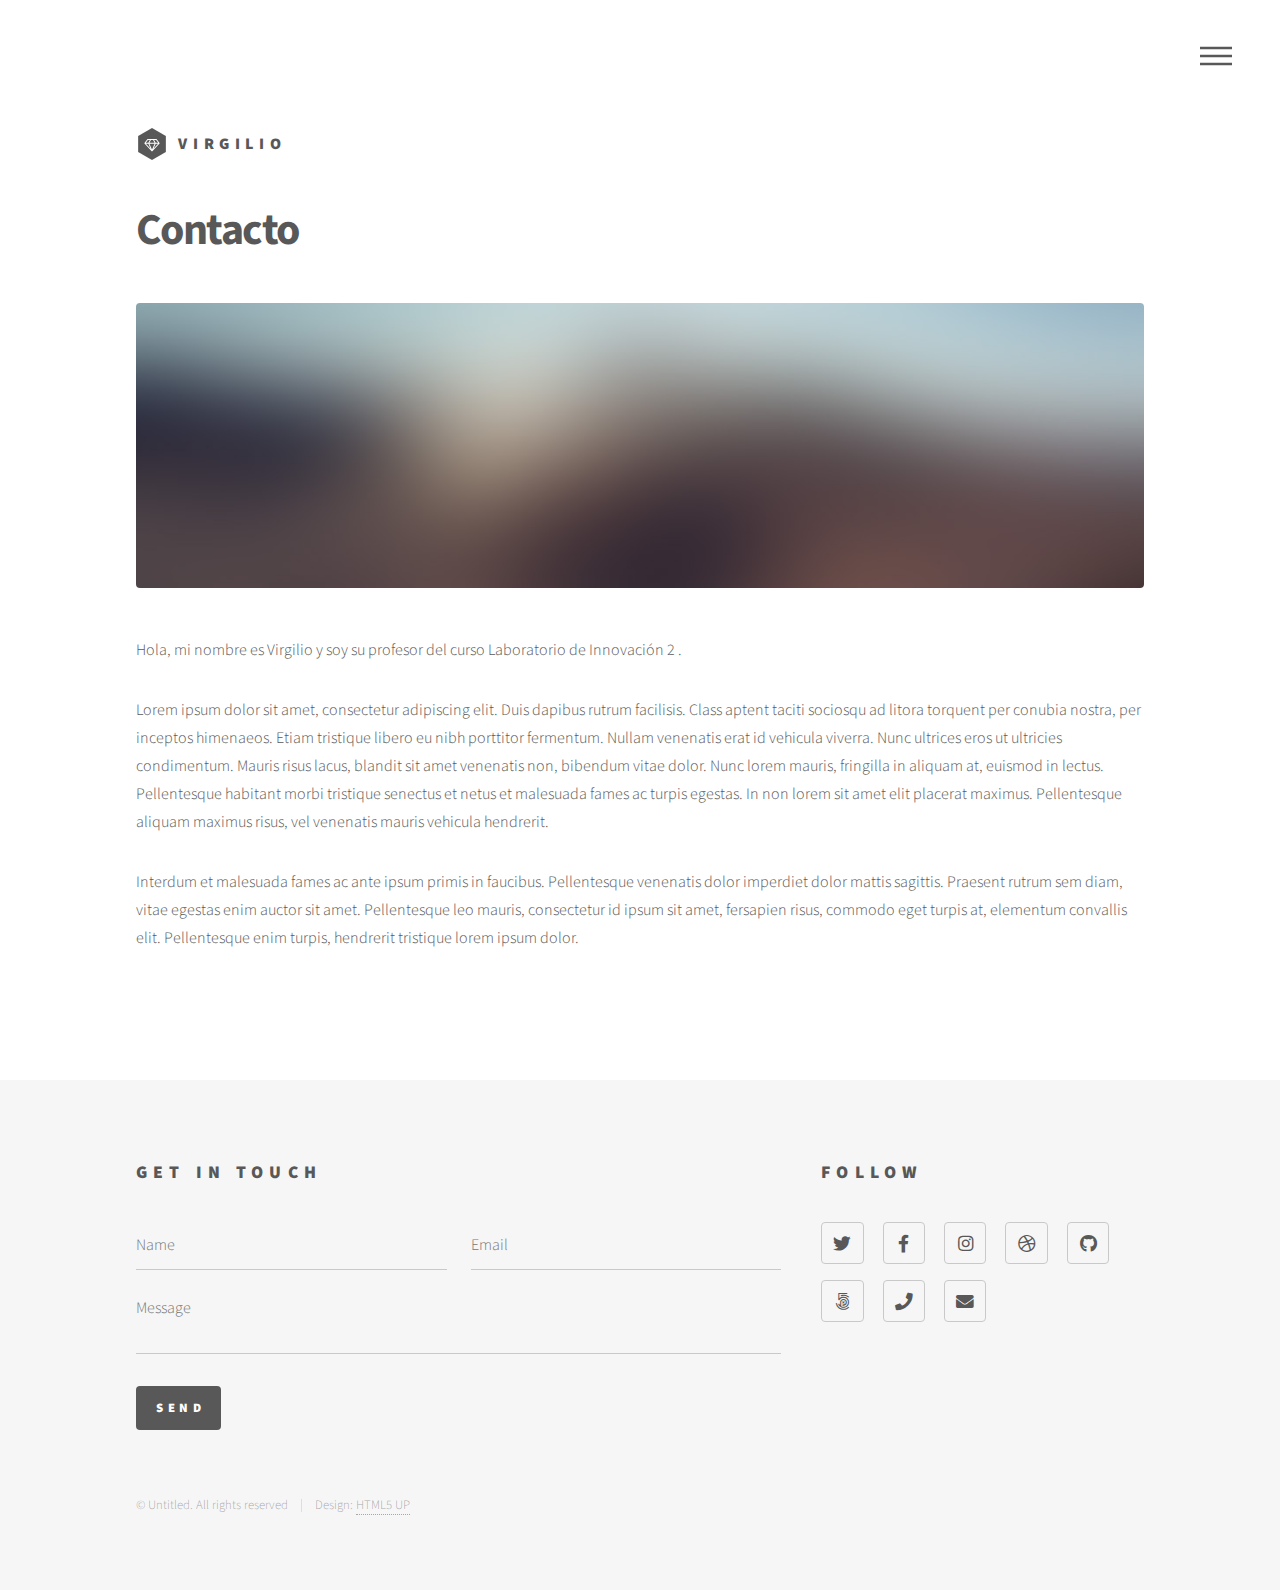
<file: PLANTILLA WEB PHANTOM-20240402T014040Z-001/PLANTILLA WEB PHANTOM/BITÁCORA DIGITAL/Contacto.html>
<!DOCTYPE HTML>
<!--
	Phantom by HTML5 UP
	html5up.net | @ajlkn
	Free for personal and commercial use under the CCA 3.0 license (html5up.net/license)
-->
<html>
	<head>
		<title>Contacto</title>
		<meta charset="utf-8" />
		<meta name="viewport" content="width=device-width, initial-scale=1, user-scalable=no" />
		<link rel="stylesheet" href="assets/css/main.css" />
		<noscript><link rel="stylesheet" href="assets/css/noscript.css" /></noscript>
	</head>
	<body class="is-preload">
		<!-- Wrapper -->
			<div id="wrapper">

				<!-- Header -->
					<header id="header">
						<div class="inner">

							<!-- Logo -->
								<a href="index.html" class="logo">
									<span class="symbol"><img src="images/logo.svg" alt="" /></span><span class="title">Virgilio</span>
								</a>

							<!-- Nav -->
								<nav>
									<ul>
										<li><a href="#menu">Menu</a></li>
									</ul>
								</nav>

						</div>
					</header>

				<!-- Menu -->
					<nav id="menu">
						<h2>Menu</h2>
						<ul>
							<li><a href="index.html">Home</a></li>
							<li><a href="sobremi.html">Sobre mi</a></li>
							<li><a href="Bitácora.html">Bitácora</a></li>
							<li><a href="Proyectos.html">Proyectos</a></li>
							<li><a href="Contacto.html">Contacto</a></li>
						</ul>
					</nav>

				<!-- Main -->
					<div id="main">
						<div class="inner">
							<h1>Contacto</h1>
							<span class="image main"><img src="images/pic13.jpg" alt="" /></span>
							<p>Hola, mi nombre es Virgilio y soy su profesor del curso Laboratorio de Innovación 2 .</p>
							<p>Lorem ipsum dolor sit amet, consectetur adipiscing elit. Duis dapibus rutrum facilisis. Class aptent taciti sociosqu ad litora torquent per conubia nostra, per inceptos himenaeos. Etiam tristique libero eu nibh porttitor fermentum. Nullam venenatis erat id vehicula viverra. Nunc ultrices eros ut ultricies condimentum. Mauris risus lacus, blandit sit amet venenatis non, bibendum vitae dolor. Nunc lorem mauris, fringilla in aliquam at, euismod in lectus. Pellentesque habitant morbi tristique senectus et netus et malesuada fames ac turpis egestas. In non lorem sit amet elit placerat maximus. Pellentesque aliquam maximus risus, vel venenatis mauris vehicula hendrerit.</p>
							<p>Interdum et malesuada fames ac ante ipsum primis in faucibus. Pellentesque venenatis dolor imperdiet dolor mattis sagittis. Praesent rutrum sem diam, vitae egestas enim auctor sit amet. Pellentesque leo mauris, consectetur id ipsum sit amet, fersapien risus, commodo eget turpis at, elementum convallis elit. Pellentesque enim turpis, hendrerit tristique lorem ipsum dolor.</p>
						</div>
					</div>

				<!-- Footer -->
					<footer id="footer">
						<div class="inner">
							<section>
								<h2>Get in touch</h2>
								<form method="post" action="#">
									<div class="fields">
										<div class="field half">
											<input type="text" name="name" id="name" placeholder="Name" />
										</div>
										<div class="field half">
											<input type="email" name="email" id="email" placeholder="Email" />
										</div>
										<div class="field">
											<textarea name="message" id="message" placeholder="Message"></textarea>
										</div>
									</div>
									<ul class="actions">
										<li><input type="submit" value="Send" class="primary" /></li>
									</ul>
								</form>
							</section>
							<section>
								<h2>Follow</h2>
								<ul class="icons">
									<li><a href="#" class="icon brands style2 fa-twitter"><span class="label">Twitter</span></a></li>
									<li><a href="#" class="icon brands style2 fa-facebook-f"><span class="label">Facebook</span></a></li>
									<li><a href="#" class="icon brands style2 fa-instagram"><span class="label">Instagram</span></a></li>
									<li><a href="#" class="icon brands style2 fa-dribbble"><span class="label">Dribbble</span></a></li>
									<li><a href="#" class="icon brands style2 fa-github"><span class="label">GitHub</span></a></li>
									<li><a href="#" class="icon brands style2 fa-500px"><span class="label">500px</span></a></li>
									<li><a href="#" class="icon solid style2 fa-phone"><span class="label">Phone</span></a></li>
									<li><a href="#" class="icon solid style2 fa-envelope"><span class="label">Email</span></a></li>
								</ul>
							</section>
							<ul class="copyright">
								<li>&copy; Untitled. All rights reserved</li><li>Design: <a href="http://html5up.net">HTML5 UP</a></li>
							</ul>
						</div>
					</footer>

			</div>

		<!-- Scripts -->
			<script src="assets/js/jquery.min.js"></script>
			<script src="assets/js/browser.min.js"></script>
			<script src="assets/js/breakpoints.min.js"></script>
			<script src="assets/js/util.js"></script>
			<script src="assets/js/main.js"></script>

	</body>
</html>
</file>
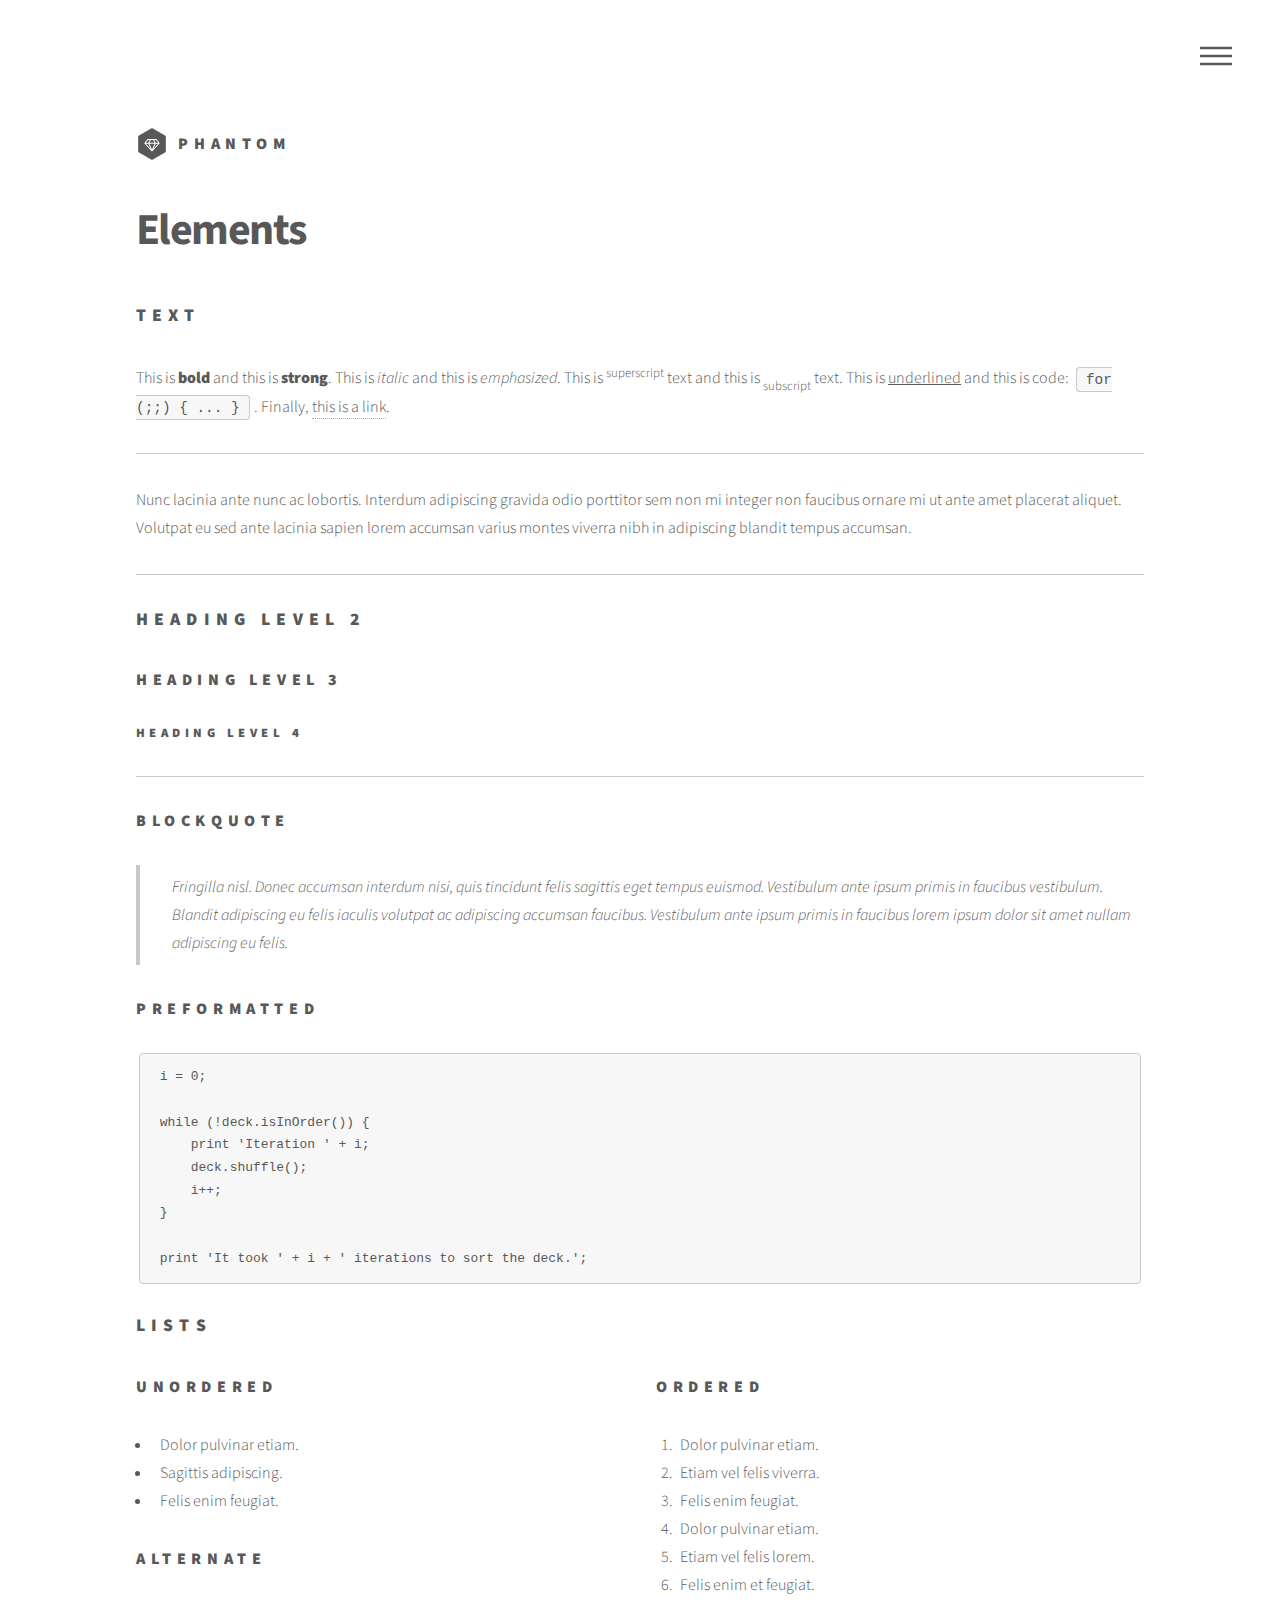
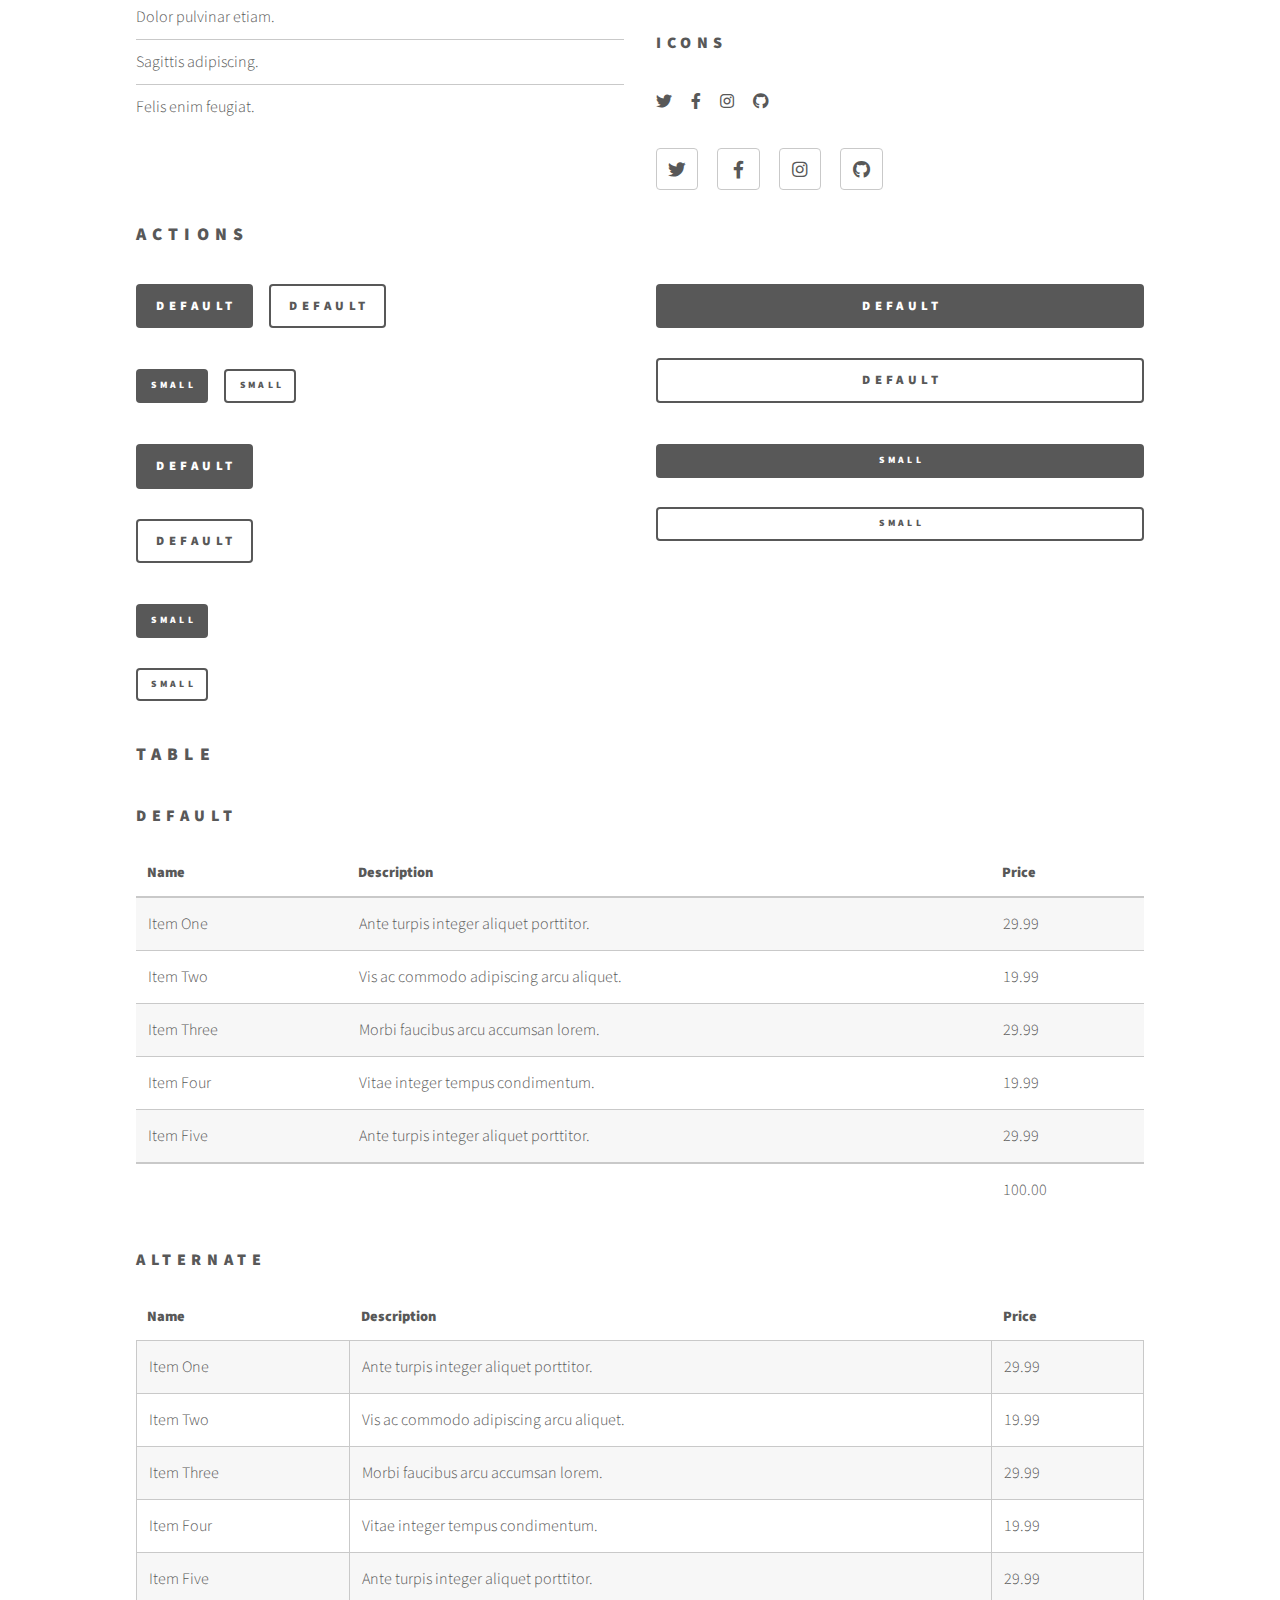
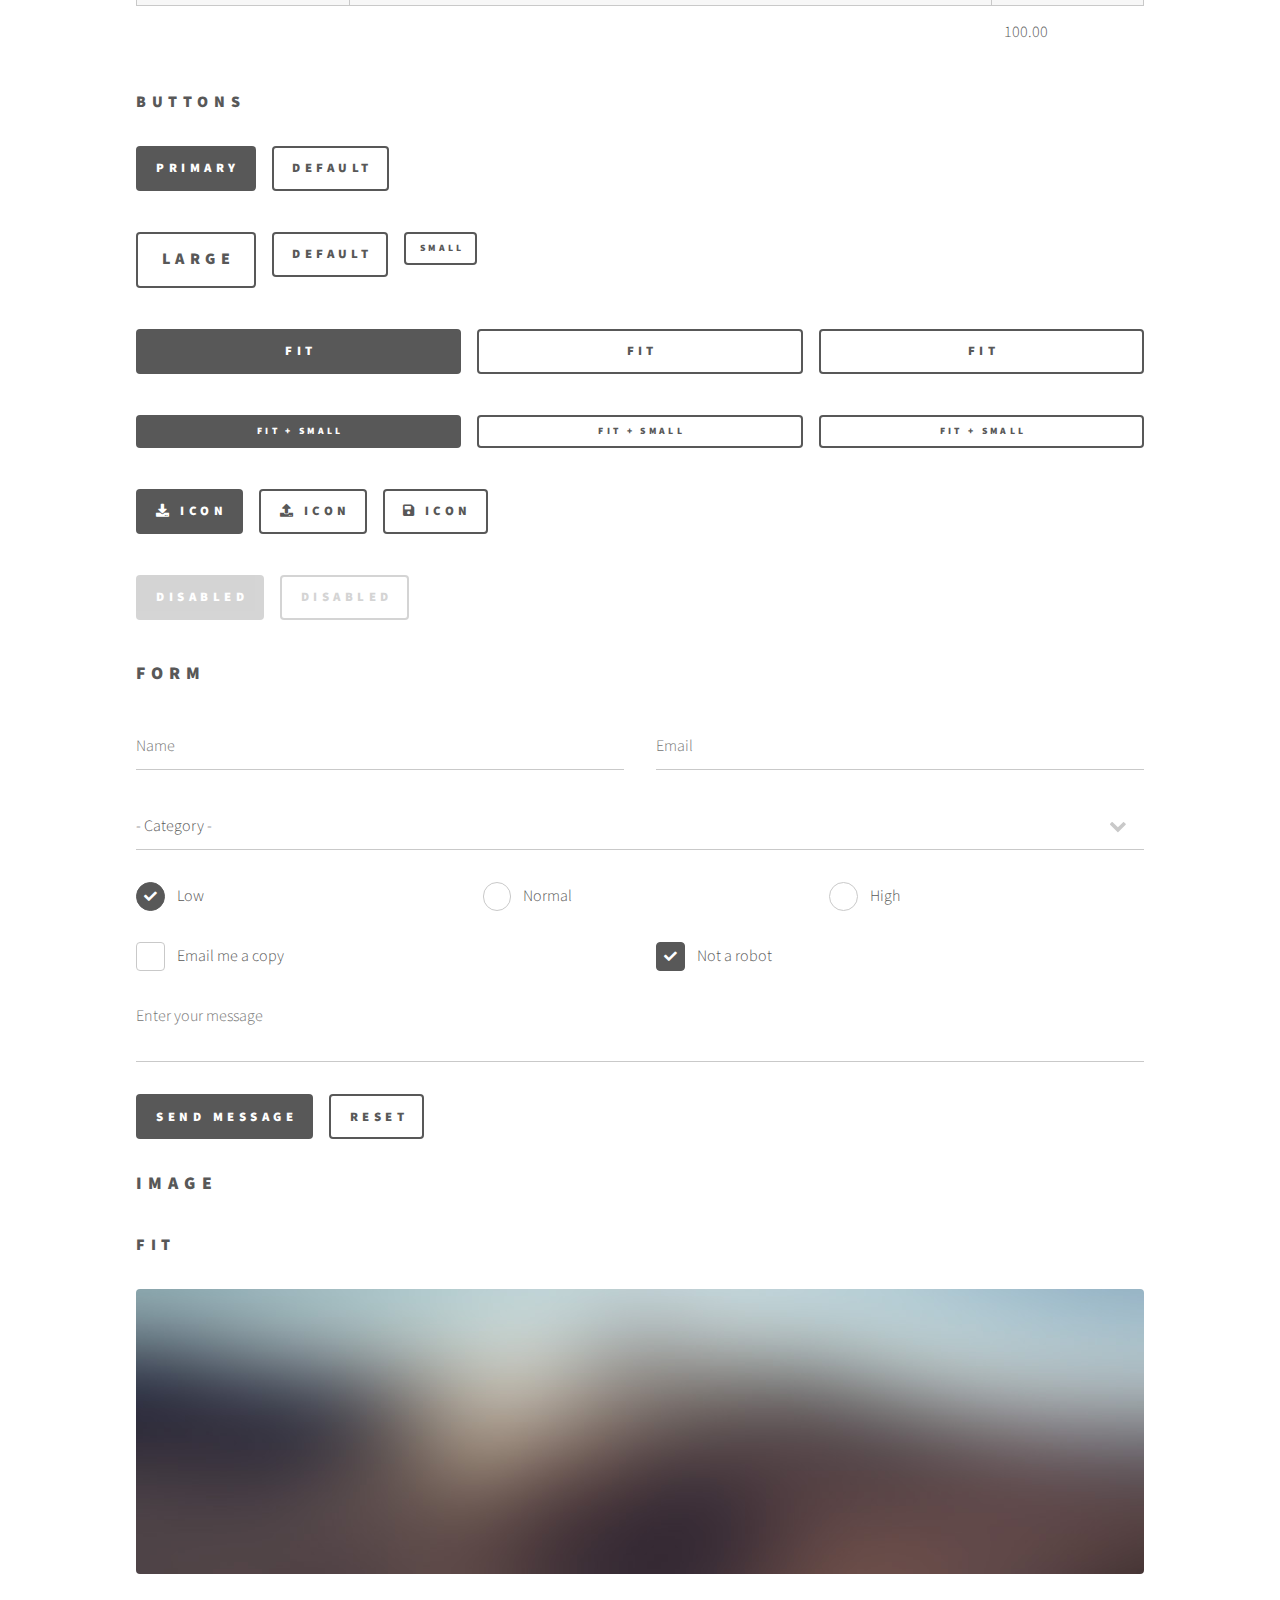
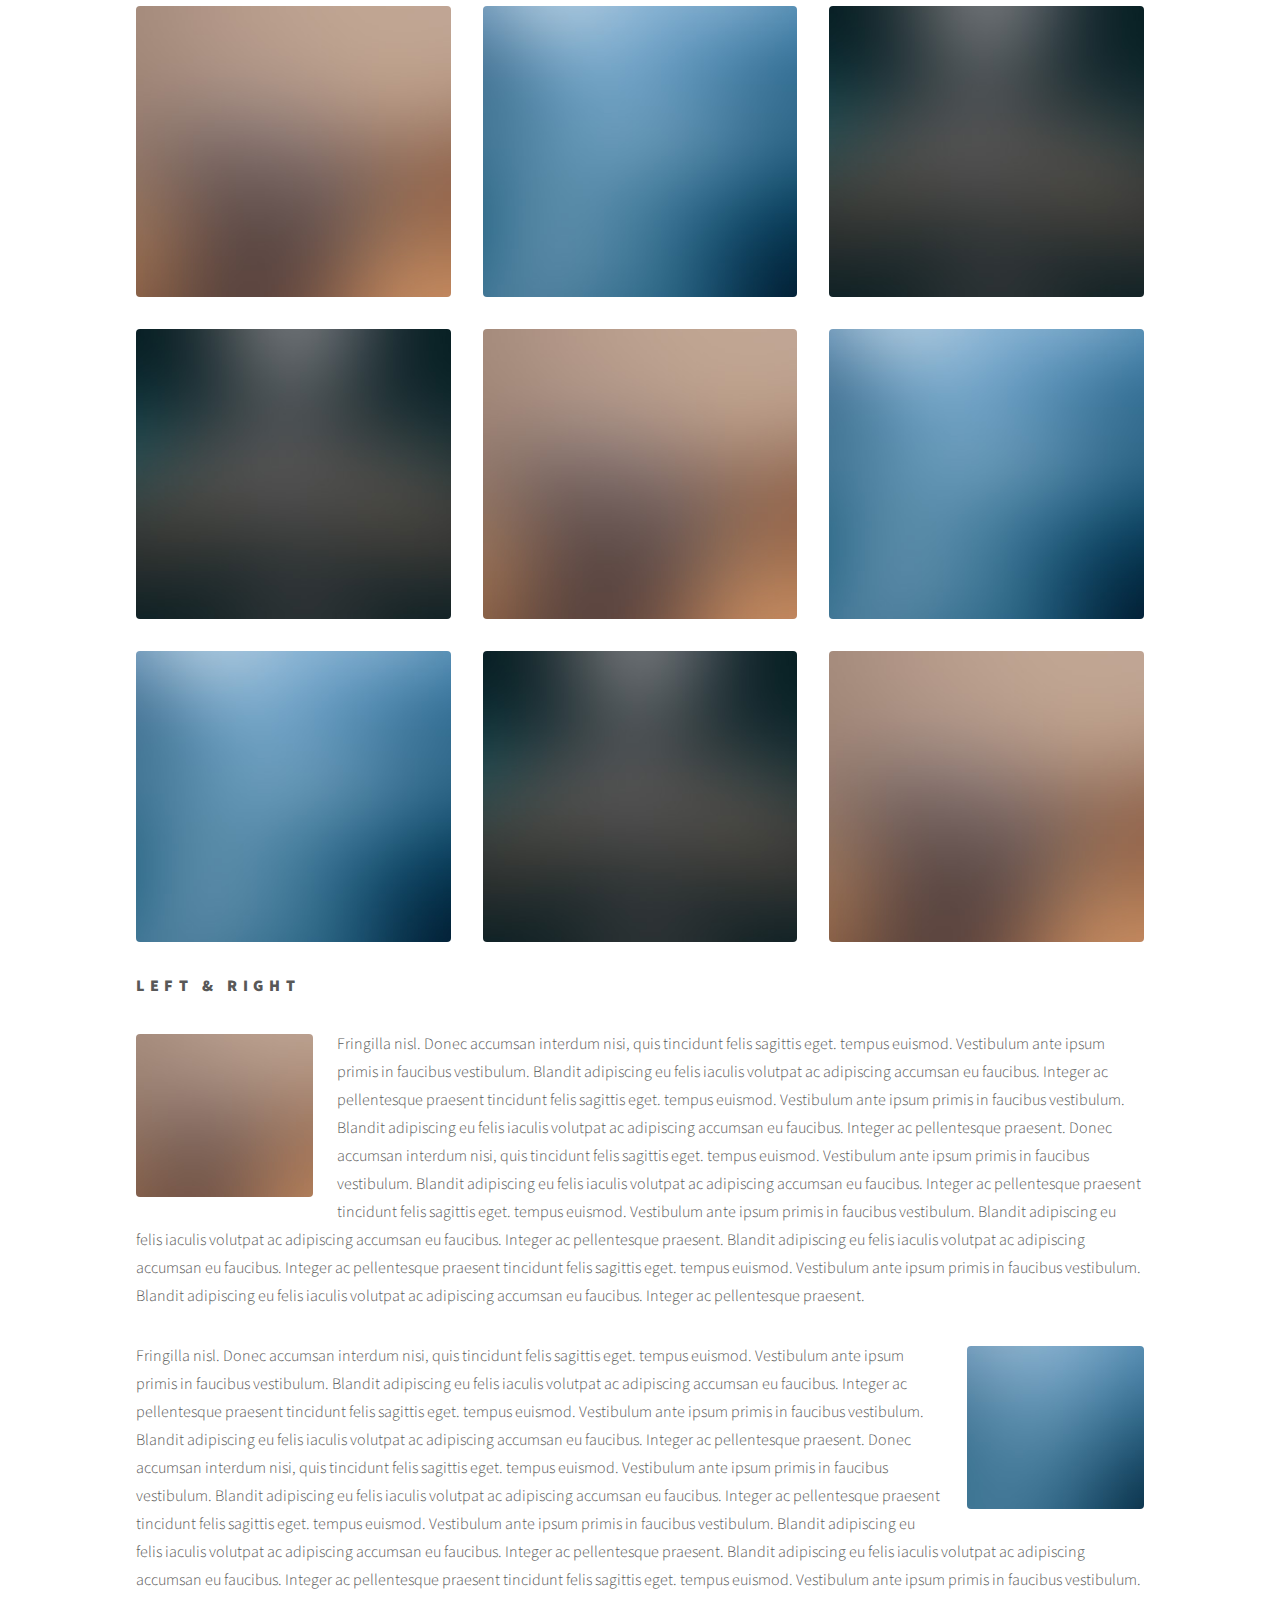
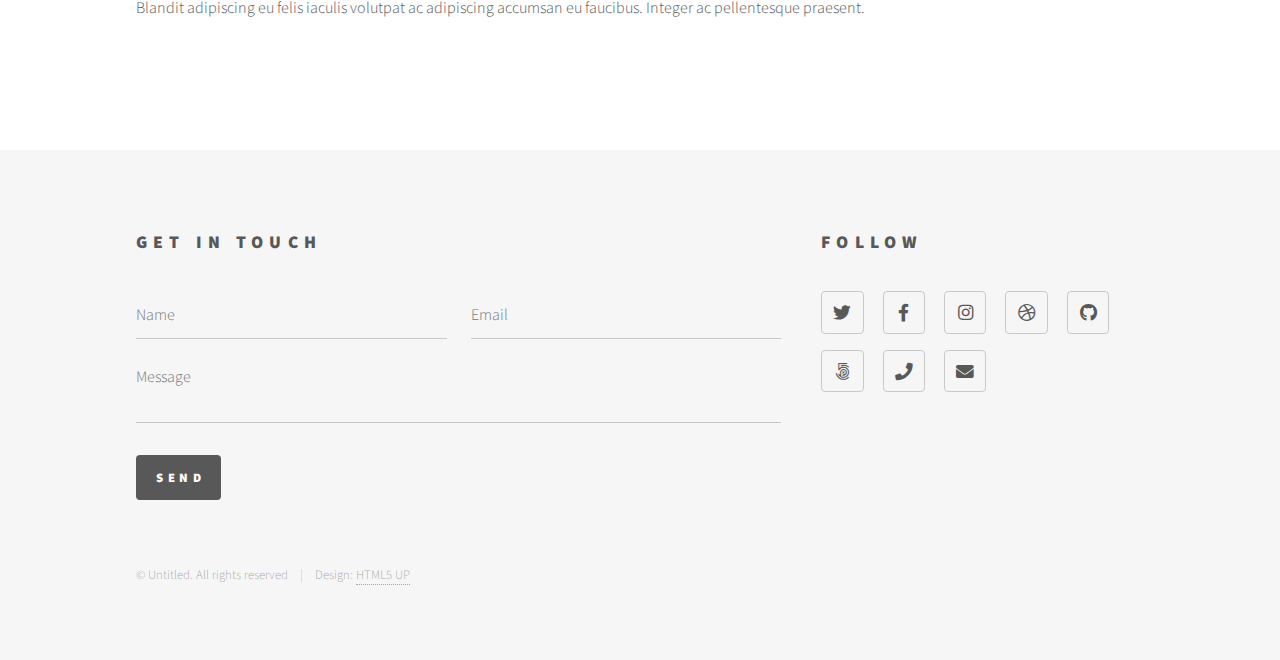
<file: PLANTILLA WEB PHANTOM-20240402T014040Z-001/PLANTILLA WEB PHANTOM/BITÁCORA DIGITAL/elements.html>
<!DOCTYPE HTML>
<!--
	Phantom by HTML5 UP
	html5up.net | @ajlkn
	Free for personal and commercial use under the CCA 3.0 license (html5up.net/license)
-->
<html>
	<head>
		<title>Elements - Phantom by HTML5 UP</title>
		<meta charset="utf-8" />
		<meta name="viewport" content="width=device-width, initial-scale=1, user-scalable=no" />
		<link rel="stylesheet" href="assets/css/main.css" />
		<noscript><link rel="stylesheet" href="assets/css/noscript.css" /></noscript>
	</head>
	<body class="is-preload">
		<!-- Wrapper -->
			<div id="wrapper">

				<!-- Header -->
					<header id="header">
						<div class="inner">

							<!-- Logo -->
								<a href="index.html" class="logo">
									<span class="symbol"><img src="images/logo.svg" alt="" /></span><span class="title">Phantom</span>
								</a>

							<!-- Nav -->
								<nav>
									<ul>
										<li><a href="#menu">Menu</a></li>
									</ul>
								</nav>

						</div>
					</header>

				<!-- Menu -->
					<nav id="menu">
						<h2>Menu</h2>
						<ul>
							<li><a href="index.html">Home</a></li>
							<li><a href="generic.html">Ipsum veroeros</a></li>
							<li><a href="generic.html">Tempus etiam</a></li>
							<li><a href="generic.html">Consequat dolor</a></li>
							<li><a href="elements.html">Elements</a></li>
						</ul>
					</nav>

				<!-- Main -->
					<div id="main">
						<div class="inner">
							<h1>Elements</h1>

							<!-- Text -->
								<section>
									<h2>Text</h2>
									<p>This is <b>bold</b> and this is <strong>strong</strong>. This is <i>italic</i> and this is <em>emphasized</em>.
									This is <sup>superscript</sup> text and this is <sub>subscript</sub> text.
									This is <u>underlined</u> and this is code: <code>for (;;) { ... }</code>. Finally, <a href="#">this is a link</a>.</p>
									<hr />
									<p>Nunc lacinia ante nunc ac lobortis. Interdum adipiscing gravida odio porttitor sem non mi integer non faucibus ornare mi ut ante amet placerat aliquet. Volutpat eu sed ante lacinia sapien lorem accumsan varius montes viverra nibh in adipiscing blandit tempus accumsan.</p>
									<hr />
									<h2>Heading Level 2</h2>
									<h3>Heading Level 3</h3>
									<h4>Heading Level 4</h4>
									<hr />
									<h3>Blockquote</h3>
									<blockquote>Fringilla nisl. Donec accumsan interdum nisi, quis tincidunt felis sagittis eget tempus euismod. Vestibulum ante ipsum primis in faucibus vestibulum. Blandit adipiscing eu felis iaculis volutpat ac adipiscing accumsan faucibus. Vestibulum ante ipsum primis in faucibus lorem ipsum dolor sit amet nullam adipiscing eu felis.</blockquote>
									<h3>Preformatted</h3>
									<pre><code>i = 0;

while (!deck.isInOrder()) {
    print 'Iteration ' + i;
    deck.shuffle();
    i++;
}

print 'It took ' + i + ' iterations to sort the deck.';</code></pre>
								</section>

							<!-- Lists -->
								<section>
									<h2>Lists</h2>
									<div class="row">
										<div class="col-6 col-12-medium">
											<h3>Unordered</h3>
											<ul>
												<li>Dolor pulvinar etiam.</li>
												<li>Sagittis adipiscing.</li>
												<li>Felis enim feugiat.</li>
											</ul>
											<h3>Alternate</h3>
											<ul class="alt">
												<li>Dolor pulvinar etiam.</li>
												<li>Sagittis adipiscing.</li>
												<li>Felis enim feugiat.</li>
											</ul>
										</div>
										<div class="col-6 col-12-medium">
											<h3>Ordered</h3>
											<ol>
												<li>Dolor pulvinar etiam.</li>
												<li>Etiam vel felis viverra.</li>
												<li>Felis enim feugiat.</li>
												<li>Dolor pulvinar etiam.</li>
												<li>Etiam vel felis lorem.</li>
												<li>Felis enim et feugiat.</li>
											</ol>
											<h3>Icons</h3>
											<ul class="icons">
												<li><a href="#" class="icon brands style1 fa-twitter"><span class="label">Twitter</span></a></li>
												<li><a href="#" class="icon brands style1 fa-facebook-f"><span class="label">Facebook</span></a></li>
												<li><a href="#" class="icon brands style1 fa-instagram"><span class="label">Instagram</span></a></li>
												<li><a href="#" class="icon brands style1 fa-github"><span class="label">Github</span></a></li>
											</ul>
											<ul class="icons">
												<li><a href="#" class="icon brands style2 fa-twitter"><span class="label">Twitter</span></a></li>
												<li><a href="#" class="icon brands style2 fa-facebook-f"><span class="label">Facebook</span></a></li>
												<li><a href="#" class="icon brands style2 fa-instagram"><span class="label">Instagram</span></a></li>
												<li><a href="#" class="icon brands style2 fa-github"><span class="label">Github</span></a></li>
											</ul>
										</div>
									</div>
									<h2>Actions</h2>
									<div class="row">
										<div class="col-6 col-12-medium">
											<ul class="actions">
												<li><a href="#" class="button primary">Default</a></li>
												<li><a href="#" class="button">Default</a></li>
											</ul>
											<ul class="actions small">
												<li><a href="#" class="button primary small">Small</a></li>
												<li><a href="#" class="button small">Small</a></li>
											</ul>
											<ul class="actions stacked">
												<li><a href="#" class="button primary">Default</a></li>
												<li><a href="#" class="button">Default</a></li>
											</ul>
											<ul class="actions stacked">
												<li><a href="#" class="button primary small">Small</a></li>
												<li><a href="#" class="button small">Small</a></li>
											</ul>
										</div>
										<div class="col-6 col-12-medium">
											<ul class="actions stacked">
												<li><a href="#" class="button primary fit">Default</a></li>
												<li><a href="#" class="button fit">Default</a></li>
											</ul>
											<ul class="actions stacked">
												<li><a href="#" class="button primary small fit">Small</a></li>
												<li><a href="#" class="button small fit">Small</a></li>
											</ul>
										</div>
									</div>
								</section>

							<!-- Table -->
								<section>
									<h2>Table</h2>
									<h3>Default</h3>
									<div class="table-wrapper">
										<table>
											<thead>
												<tr>
													<th>Name</th>
													<th>Description</th>
													<th>Price</th>
												</tr>
											</thead>
											<tbody>
												<tr>
													<td>Item One</td>
													<td>Ante turpis integer aliquet porttitor.</td>
													<td>29.99</td>
												</tr>
												<tr>
													<td>Item Two</td>
													<td>Vis ac commodo adipiscing arcu aliquet.</td>
													<td>19.99</td>
												</tr>
												<tr>
													<td>Item Three</td>
													<td> Morbi faucibus arcu accumsan lorem.</td>
													<td>29.99</td>
												</tr>
												<tr>
													<td>Item Four</td>
													<td>Vitae integer tempus condimentum.</td>
													<td>19.99</td>
												</tr>
												<tr>
													<td>Item Five</td>
													<td>Ante turpis integer aliquet porttitor.</td>
													<td>29.99</td>
												</tr>
											</tbody>
											<tfoot>
												<tr>
													<td colspan="2"></td>
													<td>100.00</td>
												</tr>
											</tfoot>
										</table>
									</div>

									<h3>Alternate</h3>
									<div class="table-wrapper">
										<table class="alt">
											<thead>
												<tr>
													<th>Name</th>
													<th>Description</th>
													<th>Price</th>
												</tr>
											</thead>
											<tbody>
												<tr>
													<td>Item One</td>
													<td>Ante turpis integer aliquet porttitor.</td>
													<td>29.99</td>
												</tr>
												<tr>
													<td>Item Two</td>
													<td>Vis ac commodo adipiscing arcu aliquet.</td>
													<td>19.99</td>
												</tr>
												<tr>
													<td>Item Three</td>
													<td> Morbi faucibus arcu accumsan lorem.</td>
													<td>29.99</td>
												</tr>
												<tr>
													<td>Item Four</td>
													<td>Vitae integer tempus condimentum.</td>
													<td>19.99</td>
												</tr>
												<tr>
													<td>Item Five</td>
													<td>Ante turpis integer aliquet porttitor.</td>
													<td>29.99</td>
												</tr>
											</tbody>
											<tfoot>
												<tr>
													<td colspan="2"></td>
													<td>100.00</td>
												</tr>
											</tfoot>
										</table>
									</div>
								</section>

							<!-- Buttons -->
								<section>
									<h3>Buttons</h3>
									<ul class="actions">
										<li><a href="#" class="button primary">Primary</a></li>
										<li><a href="#" class="button">Default</a></li>
									</ul>
									<ul class="actions">
										<li><a href="#" class="button large">Large</a></li>
										<li><a href="#" class="button">Default</a></li>
										<li><a href="#" class="button small">Small</a></li>
									</ul>
									<ul class="actions fit">
										<li><a href="#" class="button primary fit">Fit</a></li>
										<li><a href="#" class="button fit">Fit</a></li>
										<li><a href="#" class="button fit">Fit</a></li>
									</ul>
									<ul class="actions fit small">
										<li><a href="#" class="button primary fit small">Fit + Small</a></li>
										<li><a href="#" class="button fit small">Fit + Small</a></li>
										<li><a href="#" class="button fit small">Fit + Small</a></li>
									</ul>
									<ul class="actions">
										<li><a href="#" class="button primary icon solid fa-download">Icon</a></li>
										<li><a href="#" class="button icon solid fa-upload">Icon</a></li>
										<li><a href="#" class="button icon solid fa-save">Icon</a></li>
									</ul>
									<ul class="actions">
										<li><span class="button primary disabled">Disabled</span></li>
										<li><span class="button disabled">Disabled</span></li>
									</ul>
								</section>

							<!-- Form -->
								<section>
									<h2>Form</h2>
									<form method="post" action="#">
										<div class="row gtr-uniform">
											<div class="col-6 col-12-xsmall">
												<input type="text" name="demo-name" id="demo-name" value="" placeholder="Name" />
											</div>
											<div class="col-6 col-12-xsmall">
												<input type="email" name="demo-email" id="demo-email" value="" placeholder="Email" />
											</div>
											<div class="col-12">
												<select name="demo-category" id="demo-category">
													<option value="">- Category -</option>
													<option value="1">Manufacturing</option>
													<option value="1">Shipping</option>
													<option value="1">Administration</option>
													<option value="1">Human Resources</option>
												</select>
											</div>
											<div class="col-4 col-12-small">
												<input type="radio" id="demo-priority-low" name="demo-priority" checked>
												<label for="demo-priority-low">Low</label>
											</div>
											<div class="col-4 col-12-small">
												<input type="radio" id="demo-priority-normal" name="demo-priority">
												<label for="demo-priority-normal">Normal</label>
											</div>
											<div class="col-4 col-12-small">
												<input type="radio" id="demo-priority-high" name="demo-priority">
												<label for="demo-priority-high">High</label>
											</div>
											<div class="col-6 col-12-small">
												<input type="checkbox" id="demo-copy" name="demo-copy">
												<label for="demo-copy">Email me a copy</label>
											</div>
											<div class="col-6 col-12-small">
												<input type="checkbox" id="demo-human" name="demo-human" checked>
												<label for="demo-human">Not a robot</label>
											</div>
											<div class="col-12">
												<textarea name="demo-message" id="demo-message" placeholder="Enter your message" rows="6"></textarea>
											</div>
											<div class="col-12">
												<ul class="actions">
													<li><input type="submit" value="Send Message" class="primary" /></li>
													<li><input type="reset" value="Reset" /></li>
												</ul>
											</div>
										</div>
									</form>
								</section>

							<!-- Image -->
								<section>
									<h2>Image</h2>
									<h3>Fit</h3>
									<div class="box alt">
										<div class="row gtr-uniform">
											<div class="col-12"><span class="image fit"><img src="images/pic13.jpg" alt="" /></span></div>
											<div class="col-4"><span class="image fit"><img src="images/pic01.jpg" alt="" /></span></div>
											<div class="col-4"><span class="image fit"><img src="images/pic02.jpg" alt="" /></span></div>
											<div class="col-4"><span class="image fit"><img src="images/pic03.jpg" alt="" /></span></div>
											<div class="col-4"><span class="image fit"><img src="images/pic03.jpg" alt="" /></span></div>
											<div class="col-4"><span class="image fit"><img src="images/pic01.jpg" alt="" /></span></div>
											<div class="col-4"><span class="image fit"><img src="images/pic02.jpg" alt="" /></span></div>
											<div class="col-4"><span class="image fit"><img src="images/pic02.jpg" alt="" /></span></div>
											<div class="col-4"><span class="image fit"><img src="images/pic03.jpg" alt="" /></span></div>
											<div class="col-4"><span class="image fit"><img src="images/pic01.jpg" alt="" /></span></div>
										</div>
									</div>
									<h3>Left &amp; Right</h3>
									<p><span class="image left"><img src="images/pic14.jpg" alt="" /></span>Fringilla nisl. Donec accumsan interdum nisi, quis tincidunt felis sagittis eget. tempus euismod. Vestibulum ante ipsum primis in faucibus vestibulum. Blandit adipiscing eu felis iaculis volutpat ac adipiscing accumsan eu faucibus. Integer ac pellentesque praesent tincidunt felis sagittis eget. tempus euismod. Vestibulum ante ipsum primis in faucibus vestibulum. Blandit adipiscing eu felis iaculis volutpat ac adipiscing accumsan eu faucibus. Integer ac pellentesque praesent. Donec accumsan interdum nisi, quis tincidunt felis sagittis eget. tempus euismod. Vestibulum ante ipsum primis in faucibus vestibulum. Blandit adipiscing eu felis iaculis volutpat ac adipiscing accumsan eu faucibus. Integer ac pellentesque praesent tincidunt felis sagittis eget. tempus euismod. Vestibulum ante ipsum primis in faucibus vestibulum. Blandit adipiscing eu felis iaculis volutpat ac adipiscing accumsan eu faucibus. Integer ac pellentesque praesent. Blandit adipiscing eu felis iaculis volutpat ac adipiscing accumsan eu faucibus. Integer ac pellentesque praesent tincidunt felis sagittis eget. tempus euismod. Vestibulum ante ipsum primis in faucibus vestibulum. Blandit adipiscing eu felis iaculis volutpat ac adipiscing accumsan eu faucibus. Integer ac pellentesque praesent.</p>
									<p><span class="image right"><img src="images/pic15.jpg" alt="" /></span>Fringilla nisl. Donec accumsan interdum nisi, quis tincidunt felis sagittis eget. tempus euismod. Vestibulum ante ipsum primis in faucibus vestibulum. Blandit adipiscing eu felis iaculis volutpat ac adipiscing accumsan eu faucibus. Integer ac pellentesque praesent tincidunt felis sagittis eget. tempus euismod. Vestibulum ante ipsum primis in faucibus vestibulum. Blandit adipiscing eu felis iaculis volutpat ac adipiscing accumsan eu faucibus. Integer ac pellentesque praesent. Donec accumsan interdum nisi, quis tincidunt felis sagittis eget. tempus euismod. Vestibulum ante ipsum primis in faucibus vestibulum. Blandit adipiscing eu felis iaculis volutpat ac adipiscing accumsan eu faucibus. Integer ac pellentesque praesent tincidunt felis sagittis eget. tempus euismod. Vestibulum ante ipsum primis in faucibus vestibulum. Blandit adipiscing eu felis iaculis volutpat ac adipiscing accumsan eu faucibus. Integer ac pellentesque praesent. Blandit adipiscing eu felis iaculis volutpat ac adipiscing accumsan eu faucibus. Integer ac pellentesque praesent tincidunt felis sagittis eget. tempus euismod. Vestibulum ante ipsum primis in faucibus vestibulum. Blandit adipiscing eu felis iaculis volutpat ac adipiscing accumsan eu faucibus. Integer ac pellentesque praesent.</p>
								</section>

						</div>
					</div>

				<!-- Footer -->
					<footer id="footer">
						<div class="inner">
							<section>
								<h2>Get in touch</h2>
								<form method="post" action="#">
									<div class="fields">
										<div class="field half">
											<input type="text" name="name" id="name" placeholder="Name" />
										</div>
										<div class="field half">
											<input type="email" name="email" id="email" placeholder="Email" />
										</div>
										<div class="field">
											<textarea name="message" id="message" placeholder="Message"></textarea>
										</div>
									</div>
									<ul class="actions">
										<li><input type="submit" value="Send" class="primary" /></li>
									</ul>
								</form>
							</section>
							<section>
								<h2>Follow</h2>
								<ul class="icons">
									<li><a href="#" class="icon brands style2 fa-twitter"><span class="label">Twitter</span></a></li>
									<li><a href="#" class="icon brands style2 fa-facebook-f"><span class="label">Facebook</span></a></li>
									<li><a href="#" class="icon brands style2 fa-instagram"><span class="label">Instagram</span></a></li>
									<li><a href="#" class="icon brands style2 fa-dribbble"><span class="label">Dribbble</span></a></li>
									<li><a href="#" class="icon brands style2 fa-github"><span class="label">GitHub</span></a></li>
									<li><a href="#" class="icon brands style2 fa-500px"><span class="label">500px</span></a></li>
									<li><a href="#" class="icon solid style2 fa-phone"><span class="label">Phone</span></a></li>
									<li><a href="#" class="icon solid style2 fa-envelope"><span class="label">Email</span></a></li>
								</ul>
							</section>
							<ul class="copyright">
								<li>&copy; Untitled. All rights reserved</li><li>Design: <a href="http://html5up.net">HTML5 UP</a></li>
							</ul>
						</div>
					</footer>

			</div>

		<!-- Scripts -->
			<script src="assets/js/jquery.min.js"></script>
			<script src="assets/js/browser.min.js"></script>
			<script src="assets/js/breakpoints.min.js"></script>
			<script src="assets/js/util.js"></script>
			<script src="assets/js/main.js"></script>

	</body>
</html>
</file>
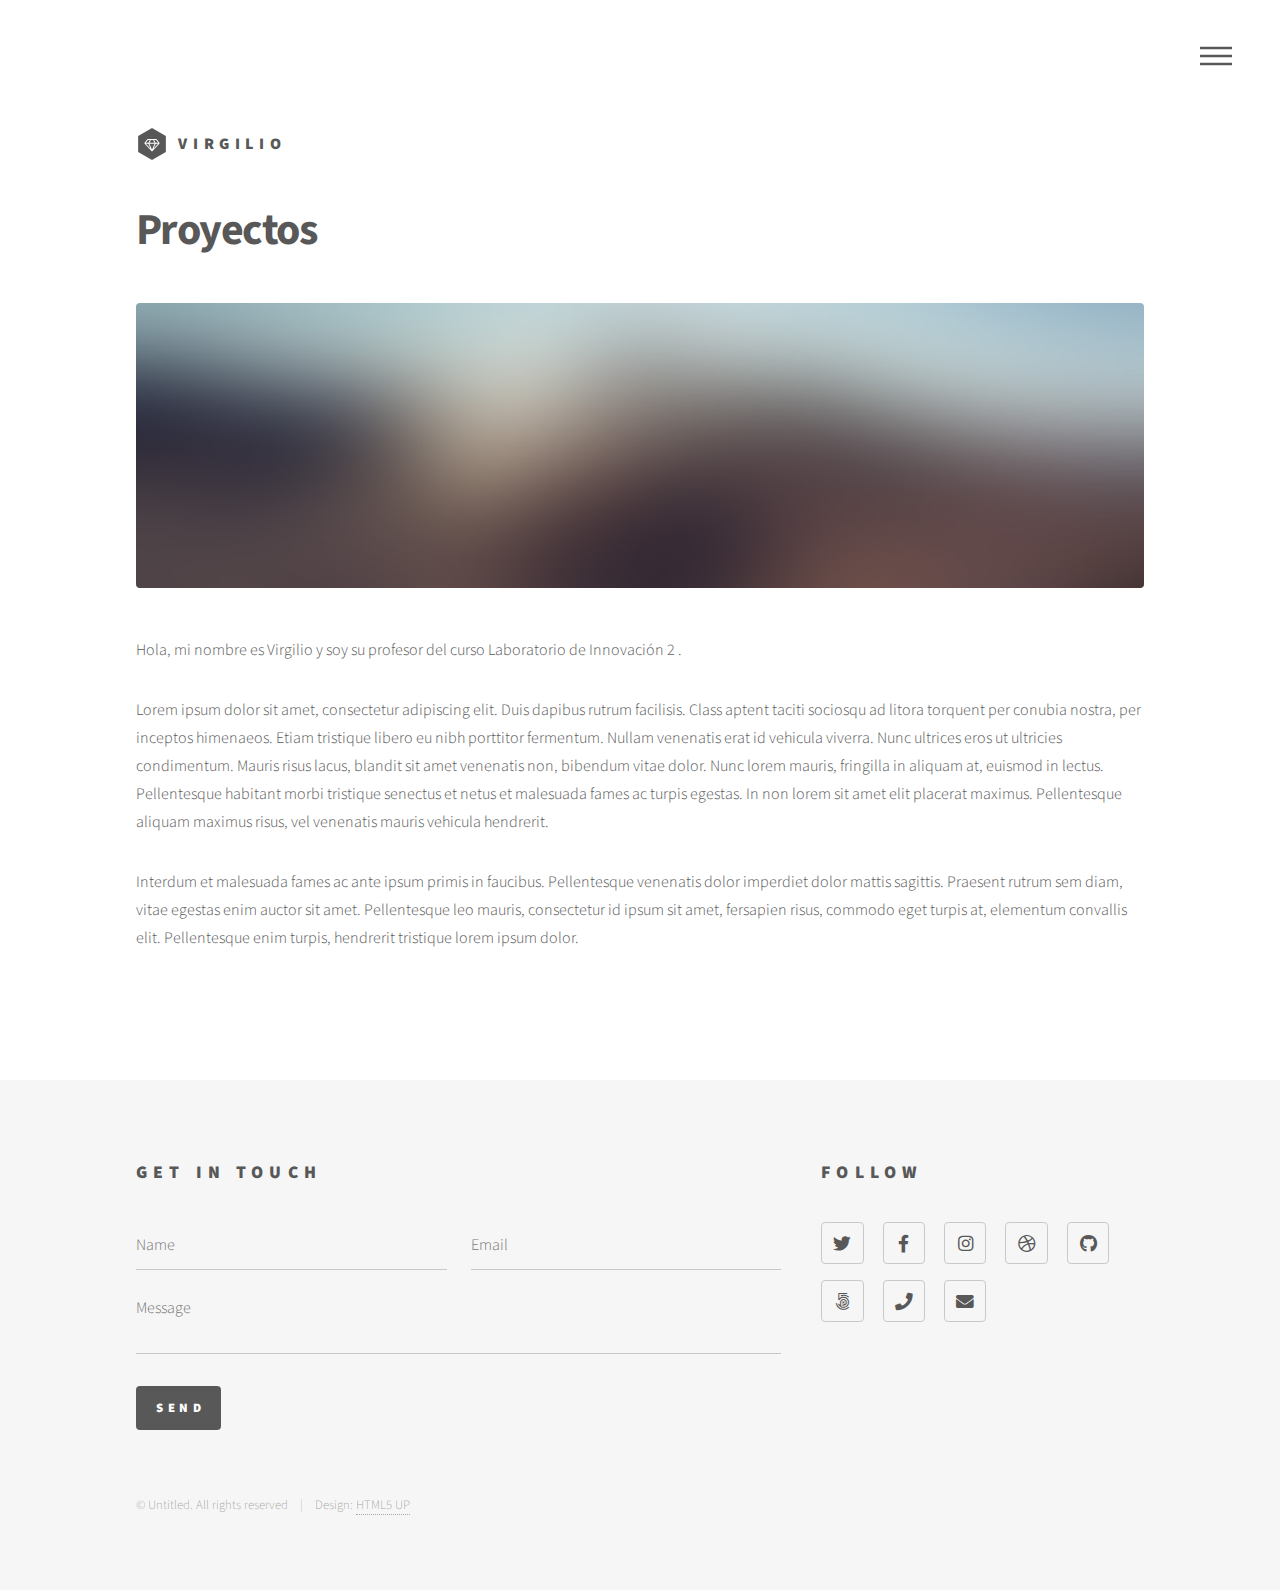
<file: PLANTILLA WEB PHANTOM-20240402T014040Z-001/PLANTILLA WEB PHANTOM/BITÁCORA DIGITAL/Proyectos.html>
<!DOCTYPE HTML>
<!--
	Phantom by HTML5 UP
	html5up.net | @ajlkn
	Free for personal and commercial use under the CCA 3.0 license (html5up.net/license)
-->
<html>
	<head>
		<title>Proyectos</title>
		<meta charset="utf-8" />
		<meta name="viewport" content="width=device-width, initial-scale=1, user-scalable=no" />
		<link rel="stylesheet" href="assets/css/main.css" />
		<noscript><link rel="stylesheet" href="assets/css/noscript.css" /></noscript>
	</head>
	<body class="is-preload">
		<!-- Wrapper -->
			<div id="wrapper">

				<!-- Header -->
					<header id="header">
						<div class="inner">

							<!-- Logo -->
								<a href="index.html" class="logo">
									<span class="symbol"><img src="images/logo.svg" alt="" /></span><span class="title">Virgilio</span>
								</a>

							<!-- Nav -->
								<nav>
									<ul>
										<li><a href="#menu">Menu</a></li>
									</ul>
								</nav>

						</div>
					</header>

				<!-- Menu -->
					<nav id="menu">
						<h2>Menu</h2>
						<ul>
							<li><a href="index.html">Home</a></li>
							<li><a href="sobremi.html">Sobre mi</a></li>
							<li><a href="Bitácora.html">Bitácora</a></li>
							<li><a href="Proyectos.html">Proyectos</a></li>
							<li><a href="Contacto.html">Contacto</a></li>
						</ul>
					</nav>

				<!-- Main -->
					<div id="main">
						<div class="inner">
							<h1>Proyectos</h1>
							<span class="image main"><img src="images/pic13.jpg" alt="" /></span>
							<p>Hola, mi nombre es Virgilio y soy su profesor del curso Laboratorio de Innovación 2 .</p>
							<p>Lorem ipsum dolor sit amet, consectetur adipiscing elit. Duis dapibus rutrum facilisis. Class aptent taciti sociosqu ad litora torquent per conubia nostra, per inceptos himenaeos. Etiam tristique libero eu nibh porttitor fermentum. Nullam venenatis erat id vehicula viverra. Nunc ultrices eros ut ultricies condimentum. Mauris risus lacus, blandit sit amet venenatis non, bibendum vitae dolor. Nunc lorem mauris, fringilla in aliquam at, euismod in lectus. Pellentesque habitant morbi tristique senectus et netus et malesuada fames ac turpis egestas. In non lorem sit amet elit placerat maximus. Pellentesque aliquam maximus risus, vel venenatis mauris vehicula hendrerit.</p>
							<p>Interdum et malesuada fames ac ante ipsum primis in faucibus. Pellentesque venenatis dolor imperdiet dolor mattis sagittis. Praesent rutrum sem diam, vitae egestas enim auctor sit amet. Pellentesque leo mauris, consectetur id ipsum sit amet, fersapien risus, commodo eget turpis at, elementum convallis elit. Pellentesque enim turpis, hendrerit tristique lorem ipsum dolor.</p>
						</div>
					</div>

				<!-- Footer -->
					<footer id="footer">
						<div class="inner">
							<section>
								<h2>Get in touch</h2>
								<form method="post" action="#">
									<div class="fields">
										<div class="field half">
											<input type="text" name="name" id="name" placeholder="Name" />
										</div>
										<div class="field half">
											<input type="email" name="email" id="email" placeholder="Email" />
										</div>
										<div class="field">
											<textarea name="message" id="message" placeholder="Message"></textarea>
										</div>
									</div>
									<ul class="actions">
										<li><input type="submit" value="Send" class="primary" /></li>
									</ul>
								</form>
							</section>
							<section>
								<h2>Follow</h2>
								<ul class="icons">
									<li><a href="#" class="icon brands style2 fa-twitter"><span class="label">Twitter</span></a></li>
									<li><a href="#" class="icon brands style2 fa-facebook-f"><span class="label">Facebook</span></a></li>
									<li><a href="#" class="icon brands style2 fa-instagram"><span class="label">Instagram</span></a></li>
									<li><a href="#" class="icon brands style2 fa-dribbble"><span class="label">Dribbble</span></a></li>
									<li><a href="#" class="icon brands style2 fa-github"><span class="label">GitHub</span></a></li>
									<li><a href="#" class="icon brands style2 fa-500px"><span class="label">500px</span></a></li>
									<li><a href="#" class="icon solid style2 fa-phone"><span class="label">Phone</span></a></li>
									<li><a href="#" class="icon solid style2 fa-envelope"><span class="label">Email</span></a></li>
								</ul>
							</section>
							<ul class="copyright">
								<li>&copy; Untitled. All rights reserved</li><li>Design: <a href="http://html5up.net">HTML5 UP</a></li>
							</ul>
						</div>
					</footer>

			</div>

		<!-- Scripts -->
			<script src="assets/js/jquery.min.js"></script>
			<script src="assets/js/browser.min.js"></script>
			<script src="assets/js/breakpoints.min.js"></script>
			<script src="assets/js/util.js"></script>
			<script src="assets/js/main.js"></script>

	</body>
</html>
</file>
<file: assets/css/noscript.css>
/*
	Phantom by HTML5 UP
	html5up.net | @ajlkn
	Free for personal and commercial use under the CCA 3.0 license (html5up.net/license)
*/

/* Tiles */

	body.is-preload .tiles article {
		-moz-transform: none;
		-webkit-transform: none;
		-ms-transform: none;
		transform: none;
		opacity: 1;
	}
</file>
<file: PLANTILLA WEB PHANTOM-20240402T014040Z-001/PLANTILLA WEB PHANTOM/BITÁCORA DIGITAL/assets/css/noscript.css>
/*
	Phantom by HTML5 UP
	html5up.net | @ajlkn
	Free for personal and commercial use under the CCA 3.0 license (html5up.net/license)
*/

/* Tiles */

	body.is-preload .tiles article {
		-moz-transform: none;
		-webkit-transform: none;
		-ms-transform: none;
		transform: none;
		opacity: 1;
	}
</file>
<file: assets/css/main.css>
@import url(fontawesome-all.min.css);
@import url("https://fonts.googleapis.com/css?family=Source+Sans+Pro:300,700,900");

/*
	Phantom by HTML5 UP
	html5up.net | @ajlkn
	Free for personal and commercial use under the CCA 3.0 license (html5up.net/license)
*/

html, body, div, span, applet, object,
iframe, h1, h2, h3, h4, h5, h6, p, blockquote,
pre, a, abbr, acronym, address, big, cite,
code, del, dfn, em, img, ins, kbd, q, s, samp,
small, strike, strong, sub, sup, tt, var, b,
u, i, center, dl, dt, dd, ol, ul, li, fieldset,
form, label, legend, table, caption, tbody,
tfoot, thead, tr, th, td, article, aside,
canvas, details, embed, figure, figcaption,
footer, header, hgroup, menu, nav, output, ruby,
section, summary, time, mark, audio, video {
	margin: 0;
	padding: 0;
	border: 0;
	font-size: 100%;
	font: inherit;
	vertical-align: baseline;}

article, aside, details, figcaption, figure,
footer, header, hgroup, menu, nav, section {
	display: block;}

body {
	line-height: 1;
}

ol, ul {
	list-style: none;
}

blockquote, q {
	quotes: none;
}

	blockquote:before, blockquote:after, q:before, q:after {
		content: '';
		content: none;
	}

table {
	border-collapse: collapse;
	border-spacing: 0;
}

body {
	-webkit-text-size-adjust: none;
}

mark {
	background-color: transparent;
	color: inherit;
}

input::-moz-focus-inner {
	border: 0;
	padding: 0;
}

input, select, textarea {
	-moz-appearance: none;
	-webkit-appearance: none;
	-ms-appearance: none;
	appearance: none;
}

/* Basic */

	@-ms-viewport {
		width: device-width;
	}

	body {
		-ms-overflow-style: scrollbar;
	}

	@media screen and (max-width: 480px) {

		html, body {
			min-width: 320px;
		}

	}

	html {
		box-sizing: border-box;
	}

	*, *:before, *:after {
		box-sizing: inherit;
	}

	body {
		background: #ffffff;
	}

		body.is-preload *, body.is-preload *:before, body.is-preload *:after {
			-moz-animation: none !important;
			-webkit-animation: none !important;
			-ms-animation: none !important;
			animation: none !important;
			-moz-transition: none !important;
			-webkit-transition: none !important;
			-ms-transition: none !important;
			transition: none !important;
		}

/* Type */

	body, input, select, textarea {
		color: #585858;
		font-family: "Source Sans Pro", Helvetica, sans-serif;
		font-size: 16pt;
		font-weight: 300;
		line-height: 1.75;
	}

		@media screen and (max-width: 1680px) {

			body, input, select, textarea {
				font-size: 14pt;
			}

		}

		@media screen and (max-width: 1280px) {

			body, input, select, textarea {
				font-size: 12pt;
			}

		}

	a {
		-moz-transition: border-bottom-color 0.2s ease, color 0.2s ease;
		-webkit-transition: border-bottom-color 0.2s ease, color 0.2s ease;
		-ms-transition: border-bottom-color 0.2s ease, color 0.2s ease;
		transition: border-bottom-color 0.2s ease, color 0.2s ease;
		text-decoration: none;
		color: #585858;
		border-bottom: dotted 1px rgba(88, 88, 88, 0.5);
	}

		a:hover {
			border-bottom-color: transparent;
			color: #f2849e !important;
		}

	strong, b {
		font-weight: 900;
	}

	em, i {
		font-style: italic;
	}

	p {
		margin: 0 0 2em 0;
	}

	h1 {
		font-size: 2.75em;
		font-weight: 700;
		line-height: 1.3;
		margin: 0 0 1em 0;
		letter-spacing: -0.035em;
	}

		h1 a {
			color: inherit;
		}

		@media screen and (max-width: 736px) {

			h1 {
				font-size: 2em;
				margin: 0 0 1em 0;
			}

		}

		@media screen and (max-width: 360px) {

			h1 {
				font-size: 1.75em;
			}

		}

	h2, h3, h4, h5, h6 {
		font-weight: 900;
		line-height: 1.5;
		margin: 0 0 2em 0;
		text-transform: uppercase;
		letter-spacing: 0.35em;
	}

		h2 a, h3 a, h4 a, h5 a, h6 a {
			color: inherit;
		}

	h2 {
		font-size: 1.1em;
	}

	h3 {
		font-size: 1em;
	}

	h4 {
		font-size: 0.8em;
	}

	h5 {
		font-size: 0.8em;
	}

	h6 {
		font-size: 0.8em;
	}

	@media screen and (max-width: 980px) {

		h1 br, h2 br, h3 br, h4 br, h5 br, h6 br {
			display: none;
		}

	}

	@media screen and (max-width: 736px) {

		h2 {
			font-size: 1em;
		}

		h3 {
			font-size: 0.8em;
		}

	}

	sub {
		font-size: 0.8em;
		position: relative;
		top: 0.5em;
	}

	sup {
		font-size: 0.8em;
		position: relative;
		top: -0.5em;
	}

	blockquote {
		border-left: solid 4px #c9c9c9;
		font-style: italic;
		margin: 0 0 2em 0;
		padding: 0.5em 0 0.5em 2em;
	}

	code {
		background: rgba(144, 144, 144, 0.075);
		border-radius: 4px;
		border: solid 1px #c9c9c9;
		font-family: "Courier New", monospace;
		font-size: 0.9em;
		margin: 0 0.25em;
		padding: 0.25em 0.65em;
	}

	pre {
		-webkit-overflow-scrolling: touch;
		font-family: "Courier New", monospace;
		font-size: 0.9em;
		margin: 0 0 2em 0;
	}

		pre code {
			display: block;
			line-height: 1.75;
			padding: 1em 1.5em;
			overflow-x: auto;
		}

	hr {
		border: 0;
		border-bottom: solid 1px #c9c9c9;
		margin: 2em 0;
	}

		hr.major {
			margin: 3em 0;
		}

	.align-left {
		text-align: left;
	}

	.align-center {
		text-align: center;
	}

	.align-right {
		text-align: right;
	}

/* Row */

	.row {
		display: flex;
		flex-wrap: wrap;
		box-sizing: border-box;
		align-items: stretch;
	}

		.row > * {
			box-sizing: border-box;
		}

		.row.gtr-uniform > * > :last-child {
			margin-bottom: 0;
		}

		.row.aln-left {
			justify-content: flex-start;
		}

		.row.aln-center {
			justify-content: center;
		}

		.row.aln-right {
			justify-content: flex-end;
		}

		.row.aln-top {
			align-items: flex-start;
		}

		.row.aln-middle {
			align-items: center;
		}

		.row.aln-bottom {
			align-items: flex-end;
		}

		.row > .imp {
			order: -1;
		}

		.row > .col-1 {
			width: 8.33333%;
		}

		.row > .off-1 {
			margin-left: 8.33333%;
		}

		.row > .col-2 {
			width: 16.66667%;
		}

		.row > .off-2 {
			margin-left: 16.66667%;
		}

		.row > .col-3 {
			width: 25%;
		}

		.row > .off-3 {
			margin-left: 25%;
		}

		.row > .col-4 {
			width: 33.33333%;
		}

		.row > .off-4 {
			margin-left: 33.33333%;
		}

		.row > .col-5 {
			width: 41.66667%;
		}

		.row > .off-5 {
			margin-left: 41.66667%;
		}

		.row > .col-6 {
			width: 50%;
		}

		.row > .off-6 {
			margin-left: 50%;
		}

		.row > .col-7 {
			width: 58.33333%;
		}

		.row > .off-7 {
			margin-left: 58.33333%;
		}

		.row > .col-8 {
			width: 66.66667%;
		}

		.row > .off-8 {
			margin-left: 66.66667%;
		}

		.row > .col-9 {
			width: 75%;
		}

		.row > .off-9 {
			margin-left: 75%;
		}

		.row > .col-10 {
			width: 83.33333%;
		}

		.row > .off-10 {
			margin-left: 83.33333%;
		}

		.row > .col-11 {
			width: 91.66667%;
		}

		.row > .off-11 {
			margin-left: 91.66667%;
		}

		.row > .col-12 {
			width: 100%;
		}

		.row > .off-12 {
			margin-left: 100%;
		}

		.row.gtr-0 {
			margin-top: 0;
			margin-left: 0em;
		}

			.row.gtr-0 > * {
				padding: 0 0 0 0em;
			}

			.row.gtr-0.gtr-uniform {
				margin-top: 0em;
			}

				.row.gtr-0.gtr-uniform > * {
					padding-top: 0em;
				}

		.row.gtr-25 {
			margin-top: 0;
			margin-left: -0.5em;
		}

			.row.gtr-25 > * {
				padding: 0 0 0 0.5em;
			}

			.row.gtr-25.gtr-uniform {
				margin-top: -0.5em;
			}

				.row.gtr-25.gtr-uniform > * {
					padding-top: 0.5em;
				}

		.row.gtr-50 {
			margin-top: 0;
			margin-left: -1em;
		}

			.row.gtr-50 > * {
				padding: 0 0 0 1em;
			}

			.row.gtr-50.gtr-uniform {
				margin-top: -1em;
			}

				.row.gtr-50.gtr-uniform > * {
					padding-top: 1em;
				}

		.row {
			margin-top: 0;
			margin-left: -2em;
		}

			.row > * {
				padding: 0 0 0 2em;
			}

			.row.gtr-uniform {
				margin-top: -2em;
			}

				.row.gtr-uniform > * {
					padding-top: 2em;
				}

		.row.gtr-150 {
			margin-top: 0;
			margin-left: -3em;
		}

			.row.gtr-150 > * {
				padding: 0 0 0 3em;
			}

			.row.gtr-150.gtr-uniform {
				margin-top: -3em;
			}

				.row.gtr-150.gtr-uniform > * {
					padding-top: 3em;
				}

		.row.gtr-200 {
			margin-top: 0;
			margin-left: -4em;
		}

			.row.gtr-200 > * {
				padding: 0 0 0 4em;
			}

			.row.gtr-200.gtr-uniform {
				margin-top: -4em;
			}

				.row.gtr-200.gtr-uniform > * {
					padding-top: 4em;
				}

		@media screen and (max-width: 1680px) {

			.row {
				display: flex;
				flex-wrap: wrap;
				box-sizing: border-box;
				align-items: stretch;
			}

				.row > * {
					box-sizing: border-box;
				}

				.row.gtr-uniform > * > :last-child {
					margin-bottom: 0;
				}

				.row.aln-left {
					justify-content: flex-start;
				}

				.row.aln-center {
					justify-content: center;
				}

				.row.aln-right {
					justify-content: flex-end;
				}

				.row.aln-top {
					align-items: flex-start;
				}

				.row.aln-middle {
					align-items: center;
				}

				.row.aln-bottom {
					align-items: flex-end;
				}

				.row > .imp-xlarge {
					order: -1;
				}

				.row > .col-1-xlarge {
					width: 8.33333%;
				}

				.row > .off-1-xlarge {
					margin-left: 8.33333%;
				}

				.row > .col-2-xlarge {
					width: 16.66667%;
				}

				.row > .off-2-xlarge {
					margin-left: 16.66667%;
				}

				.row > .col-3-xlarge {
					width: 25%;
				}

				.row > .off-3-xlarge {
					margin-left: 25%;
				}

				.row > .col-4-xlarge {
					width: 33.33333%;
				}

				.row > .off-4-xlarge {
					margin-left: 33.33333%;
				}

				.row > .col-5-xlarge {
					width: 41.66667%;
				}

				.row > .off-5-xlarge {
					margin-left: 41.66667%;
				}

				.row > .col-6-xlarge {
					width: 50%;
				}

				.row > .off-6-xlarge {
					margin-left: 50%;
				}

				.row > .col-7-xlarge {
					width: 58.33333%;
				}

				.row > .off-7-xlarge {
					margin-left: 58.33333%;
				}

				.row > .col-8-xlarge {
					width: 66.66667%;
				}

				.row > .off-8-xlarge {
					margin-left: 66.66667%;
				}

				.row > .col-9-xlarge {
					width: 75%;
				}

				.row > .off-9-xlarge {
					margin-left: 75%;
				}

				.row > .col-10-xlarge {
					width: 83.33333%;
				}

				.row > .off-10-xlarge {
					margin-left: 83.33333%;
				}

				.row > .col-11-xlarge {
					width: 91.66667%;
				}

				.row > .off-11-xlarge {
					margin-left: 91.66667%;
				}

				.row > .col-12-xlarge {
					width: 100%;
				}

				.row > .off-12-xlarge {
					margin-left: 100%;
				}

				.row.gtr-0 {
					margin-top: 0;
					margin-left: 0em;
				}

					.row.gtr-0 > * {
						padding: 0 0 0 0em;
					}

					.row.gtr-0.gtr-uniform {
						margin-top: 0em;
					}

						.row.gtr-0.gtr-uniform > * {
							padding-top: 0em;
						}

				.row.gtr-25 {
					margin-top: 0;
					margin-left: -0.5em;
				}

					.row.gtr-25 > * {
						padding: 0 0 0 0.5em;
					}

					.row.gtr-25.gtr-uniform {
						margin-top: -0.5em;
					}

						.row.gtr-25.gtr-uniform > * {
							padding-top: 0.5em;
						}

				.row.gtr-50 {
					margin-top: 0;
					margin-left: -1em;
				}

					.row.gtr-50 > * {
						padding: 0 0 0 1em;
					}

					.row.gtr-50.gtr-uniform {
						margin-top: -1em;
					}

						.row.gtr-50.gtr-uniform > * {
							padding-top: 1em;
						}

				.row {
					margin-top: 0;
					margin-left: -2em;
				}

					.row > * {
						padding: 0 0 0 2em;
					}

					.row.gtr-uniform {
						margin-top: -2em;
					}

						.row.gtr-uniform > * {
							padding-top: 2em;
						}

				.row.gtr-150 {
					margin-top: 0;
					margin-left: -3em;
				}

					.row.gtr-150 > * {
						padding: 0 0 0 3em;
					}

					.row.gtr-150.gtr-uniform {
						margin-top: -3em;
					}

						.row.gtr-150.gtr-uniform > * {
							padding-top: 3em;
						}

				.row.gtr-200 {
					margin-top: 0;
					margin-left: -4em;
				}

					.row.gtr-200 > * {
						padding: 0 0 0 4em;
					}

					.row.gtr-200.gtr-uniform {
						margin-top: -4em;
					}

						.row.gtr-200.gtr-uniform > * {
							padding-top: 4em;
						}

		}

		@media screen and (max-width: 1280px) {

			.row {
				display: flex;
				flex-wrap: wrap;
				box-sizing: border-box;
				align-items: stretch;
			}

				.row > * {
					box-sizing: border-box;
				}

				.row.gtr-uniform > * > :last-child {
					margin-bottom: 0;
				}

				.row.aln-left {
					justify-content: flex-start;
				}

				.row.aln-center {
					justify-content: center;
				}

				.row.aln-right {
					justify-content: flex-end;
				}

				.row.aln-top {
					align-items: flex-start;
				}

				.row.aln-middle {
					align-items: center;
				}

				.row.aln-bottom {
					align-items: flex-end;
				}

				.row > .imp-large {
					order: -1;
				}

				.row > .col-1-large {
					width: 8.33333%;
				}

				.row > .off-1-large {
					margin-left: 8.33333%;
				}

				.row > .col-2-large {
					width: 16.66667%;
				}

				.row > .off-2-large {
					margin-left: 16.66667%;
				}

				.row > .col-3-large {
					width: 25%;
				}

				.row > .off-3-large {
					margin-left: 25%;
				}

				.row > .col-4-large {
					width: 33.33333%;
				}

				.row > .off-4-large {
					margin-left: 33.33333%;
				}

				.row > .col-5-large {
					width: 41.66667%;
				}

				.row > .off-5-large {
					margin-left: 41.66667%;
				}

				.row > .col-6-large {
					width: 50%;
				}

				.row > .off-6-large {
					margin-left: 50%;
				}

				.row > .col-7-large {
					width: 58.33333%;
				}

				.row > .off-7-large {
					margin-left: 58.33333%;
				}

				.row > .col-8-large {
					width: 66.66667%;
				}

				.row > .off-8-large {
					margin-left: 66.66667%;
				}

				.row > .col-9-large {
					width: 75%;
				}

				.row > .off-9-large {
					margin-left: 75%;
				}

				.row > .col-10-large {
					width: 83.33333%;
				}

				.row > .off-10-large {
					margin-left: 83.33333%;
				}

				.row > .col-11-large {
					width: 91.66667%;
				}

				.row > .off-11-large {
					margin-left: 91.66667%;
				}

				.row > .col-12-large {
					width: 100%;
				}

				.row > .off-12-large {
					margin-left: 100%;
				}

				.row.gtr-0 {
					margin-top: 0;
					margin-left: 0em;
				}

					.row.gtr-0 > * {
						padding: 0 0 0 0em;
					}

					.row.gtr-0.gtr-uniform {
						margin-top: 0em;
					}

						.row.gtr-0.gtr-uniform > * {
							padding-top: 0em;
						}

				.row.gtr-25 {
					margin-top: 0;
					margin-left: -0.5em;
				}

					.row.gtr-25 > * {
						padding: 0 0 0 0.5em;
					}

					.row.gtr-25.gtr-uniform {
						margin-top: -0.5em;
					}

						.row.gtr-25.gtr-uniform > * {
							padding-top: 0.5em;
						}

				.row.gtr-50 {
					margin-top: 0;
					margin-left: -1em;
				}

					.row.gtr-50 > * {
						padding: 0 0 0 1em;
					}

					.row.gtr-50.gtr-uniform {
						margin-top: -1em;
					}

						.row.gtr-50.gtr-uniform > * {
							padding-top: 1em;
						}

				.row {
					margin-top: 0;
					margin-left: -2em;
				}

					.row > * {
						padding: 0 0 0 2em;
					}

					.row.gtr-uniform {
						margin-top: -2em;
					}

						.row.gtr-uniform > * {
							padding-top: 2em;
						}

				.row.gtr-150 {
					margin-top: 0;
					margin-left: -3em;
				}

					.row.gtr-150 > * {
						padding: 0 0 0 3em;
					}

					.row.gtr-150.gtr-uniform {
						margin-top: -3em;
					}

						.row.gtr-150.gtr-uniform > * {
							padding-top: 3em;
						}

				.row.gtr-200 {
					margin-top: 0;
					margin-left: -4em;
				}

					.row.gtr-200 > * {
						padding: 0 0 0 4em;
					}

					.row.gtr-200.gtr-uniform {
						margin-top: -4em;
					}

						.row.gtr-200.gtr-uniform > * {
							padding-top: 4em;
						}

		}

		@media screen and (max-width: 980px) {

			.row {
				display: flex;
				flex-wrap: wrap;
				box-sizing: border-box;
				align-items: stretch;
			}

				.row > * {
					box-sizing: border-box;
				}

				.row.gtr-uniform > * > :last-child {
					margin-bottom: 0;
				}

				.row.aln-left {
					justify-content: flex-start;
				}

				.row.aln-center {
					justify-content: center;
				}

				.row.aln-right {
					justify-content: flex-end;
				}

				.row.aln-top {
					align-items: flex-start;
				}

				.row.aln-middle {
					align-items: center;
				}

				.row.aln-bottom {
					align-items: flex-end;
				}

				.row > .imp-medium {
					order: -1;
				}

				.row > .col-1-medium {
					width: 8.33333%;
				}

				.row > .off-1-medium {
					margin-left: 8.33333%;
				}

				.row > .col-2-medium {
					width: 16.66667%;
				}

				.row > .off-2-medium {
					margin-left: 16.66667%;
				}

				.row > .col-3-medium {
					width: 25%;
				}

				.row > .off-3-medium {
					margin-left: 25%;
				}

				.row > .col-4-medium {
					width: 33.33333%;
				}

				.row > .off-4-medium {
					margin-left: 33.33333%;
				}

				.row > .col-5-medium {
					width: 41.66667%;
				}

				.row > .off-5-medium {
					margin-left: 41.66667%;
				}

				.row > .col-6-medium {
					width: 50%;
				}

				.row > .off-6-medium {
					margin-left: 50%;
				}

				.row > .col-7-medium {
					width: 58.33333%;
				}

				.row > .off-7-medium {
					margin-left: 58.33333%;
				}

				.row > .col-8-medium {
					width: 66.66667%;
				}

				.row > .off-8-medium {
					margin-left: 66.66667%;
				}

				.row > .col-9-medium {
					width: 75%;
				}

				.row > .off-9-medium {
					margin-left: 75%;
				}

				.row > .col-10-medium {
					width: 83.33333%;
				}

				.row > .off-10-medium {
					margin-left: 83.33333%;
				}

				.row > .col-11-medium {
					width: 91.66667%;
				}

				.row > .off-11-medium {
					margin-left: 91.66667%;
				}

				.row > .col-12-medium {
					width: 100%;
				}

				.row > .off-12-medium {
					margin-left: 100%;
				}

				.row.gtr-0 {
					margin-top: 0;
					margin-left: 0em;
				}

					.row.gtr-0 > * {
						padding: 0 0 0 0em;
					}

					.row.gtr-0.gtr-uniform {
						margin-top: 0em;
					}

						.row.gtr-0.gtr-uniform > * {
							padding-top: 0em;
						}

				.row.gtr-25 {
					margin-top: 0;
					margin-left: -0.375em;
				}

					.row.gtr-25 > * {
						padding: 0 0 0 0.375em;
					}

					.row.gtr-25.gtr-uniform {
						margin-top: -0.375em;
					}

						.row.gtr-25.gtr-uniform > * {
							padding-top: 0.375em;
						}

				.row.gtr-50 {
					margin-top: 0;
					margin-left: -0.75em;
				}

					.row.gtr-50 > * {
						padding: 0 0 0 0.75em;
					}

					.row.gtr-50.gtr-uniform {
						margin-top: -0.75em;
					}

						.row.gtr-50.gtr-uniform > * {
							padding-top: 0.75em;
						}

				.row {
					margin-top: 0;
					margin-left: -1.5em;
				}

					.row > * {
						padding: 0 0 0 1.5em;
					}

					.row.gtr-uniform {
						margin-top: -1.5em;
					}

						.row.gtr-uniform > * {
							padding-top: 1.5em;
						}

				.row.gtr-150 {
					margin-top: 0;
					margin-left: -2.25em;
				}

					.row.gtr-150 > * {
						padding: 0 0 0 2.25em;
					}

					.row.gtr-150.gtr-uniform {
						margin-top: -2.25em;
					}

						.row.gtr-150.gtr-uniform > * {
							padding-top: 2.25em;
						}

				.row.gtr-200 {
					margin-top: 0;
					margin-left: -3em;
				}

					.row.gtr-200 > * {
						padding: 0 0 0 3em;
					}

					.row.gtr-200.gtr-uniform {
						margin-top: -3em;
					}

						.row.gtr-200.gtr-uniform > * {
							padding-top: 3em;
						}

		}

		@media screen and (max-width: 736px) {

			.row {
				display: flex;
				flex-wrap: wrap;
				box-sizing: border-box;
				align-items: stretch;
			}

				.row > * {
					box-sizing: border-box;
				}

				.row.gtr-uniform > * > :last-child {
					margin-bottom: 0;
				}

				.row.aln-left {
					justify-content: flex-start;
				}

				.row.aln-center {
					justify-content: center;
				}

				.row.aln-right {
					justify-content: flex-end;
				}

				.row.aln-top {
					align-items: flex-start;
				}

				.row.aln-middle {
					align-items: center;
				}

				.row.aln-bottom {
					align-items: flex-end;
				}

				.row > .imp-small {
					order: -1;
				}

				.row > .col-1-small {
					width: 8.33333%;
				}

				.row > .off-1-small {
					margin-left: 8.33333%;
				}

				.row > .col-2-small {
					width: 16.66667%;
				}

				.row > .off-2-small {
					margin-left: 16.66667%;
				}

				.row > .col-3-small {
					width: 25%;
				}

				.row > .off-3-small {
					margin-left: 25%;
				}

				.row > .col-4-small {
					width: 33.33333%;
				}

				.row > .off-4-small {
					margin-left: 33.33333%;
				}

				.row > .col-5-small {
					width: 41.66667%;
				}

				.row > .off-5-small {
					margin-left: 41.66667%;
				}

				.row > .col-6-small {
					width: 50%;
				}

				.row > .off-6-small {
					margin-left: 50%;
				}

				.row > .col-7-small {
					width: 58.33333%;
				}

				.row > .off-7-small {
					margin-left: 58.33333%;
				}

				.row > .col-8-small {
					width: 66.66667%;
				}

				.row > .off-8-small {
					margin-left: 66.66667%;
				}

				.row > .col-9-small {
					width: 75%;
				}

				.row > .off-9-small {
					margin-left: 75%;
				}

				.row > .col-10-small {
					width: 83.33333%;
				}

				.row > .off-10-small {
					margin-left: 83.33333%;
				}

				.row > .col-11-small {
					width: 91.66667%;
				}

				.row > .off-11-small {
					margin-left: 91.66667%;
				}

				.row > .col-12-small {
					width: 100%;
				}

				.row > .off-12-small {
					margin-left: 100%;
				}

				.row.gtr-0 {
					margin-top: 0;
					margin-left: 0em;
				}

					.row.gtr-0 > * {
						padding: 0 0 0 0em;
					}

					.row.gtr-0.gtr-uniform {
						margin-top: 0em;
					}

						.row.gtr-0.gtr-uniform > * {
							padding-top: 0em;
						}

				.row.gtr-25 {
					margin-top: 0;
					margin-left: -0.25em;
				}

					.row.gtr-25 > * {
						padding: 0 0 0 0.25em;
					}

					.row.gtr-25.gtr-uniform {
						margin-top: -0.25em;
					}

						.row.gtr-25.gtr-uniform > * {
							padding-top: 0.25em;
						}

				.row.gtr-50 {
					margin-top: 0;
					margin-left: -0.5em;
				}

					.row.gtr-50 > * {
						padding: 0 0 0 0.5em;
					}

					.row.gtr-50.gtr-uniform {
						margin-top: -0.5em;
					}

						.row.gtr-50.gtr-uniform > * {
							padding-top: 0.5em;
						}

				.row {
					margin-top: 0;
					margin-left: -1em;
				}

					.row > * {
						padding: 0 0 0 1em;
					}

					.row.gtr-uniform {
						margin-top: -1em;
					}

						.row.gtr-uniform > * {
							padding-top: 1em;
						}

				.row.gtr-150 {
					margin-top: 0;
					margin-left: -1.5em;
				}

					.row.gtr-150 > * {
						padding: 0 0 0 1.5em;
					}

					.row.gtr-150.gtr-uniform {
						margin-top: -1.5em;
					}

						.row.gtr-150.gtr-uniform > * {
							padding-top: 1.5em;
						}

				.row.gtr-200 {
					margin-top: 0;
					margin-left: -2em;
				}

					.row.gtr-200 > * {
						padding: 0 0 0 2em;
					}

					.row.gtr-200.gtr-uniform {
						margin-top: -2em;
					}

						.row.gtr-200.gtr-uniform > * {
							padding-top: 2em;
						}

		}

		@media screen and (max-width: 480px) {

			.row {
				display: flex;
				flex-wrap: wrap;
				box-sizing: border-box;
				align-items: stretch;
			}

				.row > * {
					box-sizing: border-box;
				}

				.row.gtr-uniform > * > :last-child {
					margin-bottom: 0;
				}

				.row.aln-left {
					justify-content: flex-start;
				}

				.row.aln-center {
					justify-content: center;
				}

				.row.aln-right {
					justify-content: flex-end;
				}

				.row.aln-top {
					align-items: flex-start;
				}

				.row.aln-middle {
					align-items: center;
				}

				.row.aln-bottom {
					align-items: flex-end;
				}

				.row > .imp-xsmall {
					order: -1;
				}

				.row > .col-1-xsmall {
					width: 8.33333%;
				}

				.row > .off-1-xsmall {
					margin-left: 8.33333%;
				}

				.row > .col-2-xsmall {
					width: 16.66667%;
				}

				.row > .off-2-xsmall {
					margin-left: 16.66667%;
				}

				.row > .col-3-xsmall {
					width: 25%;
				}

				.row > .off-3-xsmall {
					margin-left: 25%;
				}

				.row > .col-4-xsmall {
					width: 33.33333%;
				}

				.row > .off-4-xsmall {
					margin-left: 33.33333%;
				}

				.row > .col-5-xsmall {
					width: 41.66667%;
				}

				.row > .off-5-xsmall {
					margin-left: 41.66667%;
				}

				.row > .col-6-xsmall {
					width: 50%;
				}

				.row > .off-6-xsmall {
					margin-left: 50%;
				}

				.row > .col-7-xsmall {
					width: 58.33333%;
				}

				.row > .off-7-xsmall {
					margin-left: 58.33333%;
				}

				.row > .col-8-xsmall {
					width: 66.66667%;
				}

				.row > .off-8-xsmall {
					margin-left: 66.66667%;
				}

				.row > .col-9-xsmall {
					width: 75%;
				}

				.row > .off-9-xsmall {
					margin-left: 75%;
				}

				.row > .col-10-xsmall {
					width: 83.33333%;
				}

				.row > .off-10-xsmall {
					margin-left: 83.33333%;
				}

				.row > .col-11-xsmall {
					width: 91.66667%;
				}

				.row > .off-11-xsmall {
					margin-left: 91.66667%;
				}

				.row > .col-12-xsmall {
					width: 100%;
				}

				.row > .off-12-xsmall {
					margin-left: 100%;
				}

				.row.gtr-0 {
					margin-top: 0;
					margin-left: 0em;
				}

					.row.gtr-0 > * {
						padding: 0 0 0 0em;
					}

					.row.gtr-0.gtr-uniform {
						margin-top: 0em;
					}

						.row.gtr-0.gtr-uniform > * {
							padding-top: 0em;
						}

				.row.gtr-25 {
					margin-top: 0;
					margin-left: -0.25em;
				}

					.row.gtr-25 > * {
						padding: 0 0 0 0.25em;
					}

					.row.gtr-25.gtr-uniform {
						margin-top: -0.25em;
					}

						.row.gtr-25.gtr-uniform > * {
							padding-top: 0.25em;
						}

				.row.gtr-50 {
					margin-top: 0;
					margin-left: -0.5em;
				}

					.row.gtr-50 > * {
						padding: 0 0 0 0.5em;
					}

					.row.gtr-50.gtr-uniform {
						margin-top: -0.5em;
					}

						.row.gtr-50.gtr-uniform > * {
							padding-top: 0.5em;
						}

				.row {
					margin-top: 0;
					margin-left: -1em;
				}

					.row > * {
						padding: 0 0 0 1em;
					}

					.row.gtr-uniform {
						margin-top: -1em;
					}

						.row.gtr-uniform > * {
							padding-top: 1em;
						}

				.row.gtr-150 {
					margin-top: 0;
					margin-left: -1.5em;
				}

					.row.gtr-150 > * {
						padding: 0 0 0 1.5em;
					}

					.row.gtr-150.gtr-uniform {
						margin-top: -1.5em;
					}

						.row.gtr-150.gtr-uniform > * {
							padding-top: 1.5em;
						}

				.row.gtr-200 {
					margin-top: 0;
					margin-left: -2em;
				}

					.row.gtr-200 > * {
						padding: 0 0 0 2em;
					}

					.row.gtr-200.gtr-uniform {
						margin-top: -2em;
					}

						.row.gtr-200.gtr-uniform > * {
							padding-top: 2em;
						}

		}

/* Section/Article */

	section.special, article.special {
		text-align: center;
	}

	header p {
		margin-top: -1em;
	}

	@media screen and (max-width: 736px) {

		header p {
			margin-top: 0;
		}

	}

/* Icon */

	.icon {
		text-decoration: none;
		border-bottom: none;
		position: relative;
	}

		.icon:before {
			-moz-osx-font-smoothing: grayscale;
			-webkit-font-smoothing: antialiased;
			display: inline-block;
			font-style: normal;
			font-variant: normal;
			text-rendering: auto;
			line-height: 1;
			text-transform: none !important;
			font-family: 'Font Awesome 5 Free';
			font-weight: 400;
		}

		.icon > .label {
			display: none;
		}

		.icon:before {
			line-height: inherit;
		}

		.icon.solid:before {
			font-weight: 900;
		}

		.icon.brands:before {
			font-family: 'Font Awesome 5 Brands';
		}

		.icon.style2 {
			-moz-transition: background-color 0.2s ease-in-out, color 0.2s ease-in-out, border-color 0.2s ease-in-out;
			-webkit-transition: background-color 0.2s ease-in-out, color 0.2s ease-in-out, border-color 0.2s ease-in-out;
			-ms-transition: background-color 0.2s ease-in-out, color 0.2s ease-in-out, border-color 0.2s ease-in-out;
			transition: background-color 0.2s ease-in-out, color 0.2s ease-in-out, border-color 0.2s ease-in-out;
			background-color: transparent;
			border: solid 1px #c9c9c9;
			border-radius: 4px;
			width: 2.65em;
			height: 2.65em;
			display: inline-block;
			text-align: center;
			line-height: 2.65em;
			color: inherit;
		}

			.icon.style2:before {
				font-size: 1.1em;
			}

			.icon.style2:hover {
				color: #f2849e;
				border-color: #f2849e;
			}

			.icon.style2:active {
				background-color: rgba(242, 132, 158, 0.1);
			}

/* List */

	ol {
		list-style: decimal;
		margin: 0 0 2em 0;
		padding-left: 1.25em;
	}

		ol li {
			padding-left: 0.25em;
		}

	ul {
		list-style: disc;
		margin: 0 0 2em 0;
		padding-left: 1em;
	}

		ul li {
			padding-left: 0.5em;
		}

		ul.alt {
			list-style: none;
			padding-left: 0;
		}

			ul.alt li {
				border-top: solid 1px #c9c9c9;
				padding: 0.5em 0;
			}

				ul.alt li:first-child {
					border-top: 0;
					padding-top: 0;
				}

	dl {
		margin: 0 0 2em 0;
	}

		dl dt {
			display: block;
			font-weight: 900;
			margin: 0 0 1em 0;
		}

		dl dd {
			margin-left: 2em;
		}

/* Actions */

	ul.actions {
		display: -moz-flex;
		display: -webkit-flex;
		display: -ms-flex;
		display: flex;
		cursor: default;
		list-style: none;
		margin-left: -1em;
		padding-left: 0;
	}

		ul.actions li {
			padding: 0 0 0 1em;
			vertical-align: middle;
		}

		ul.actions.special {
			-moz-justify-content: center;
			-webkit-justify-content: center;
			-ms-justify-content: center;
			justify-content: center;
			width: 100%;
			margin-left: 0;
		}

			ul.actions.special li:first-child {
				padding-left: 0;
			}

		ul.actions.stacked {
			-moz-flex-direction: column;
			-webkit-flex-direction: column;
			-ms-flex-direction: column;
			flex-direction: column;
			margin-left: 0;
		}

			ul.actions.stacked li {
				padding: 1.3em 0 0 0;
			}

				ul.actions.stacked li:first-child {
					padding-top: 0;
				}

		ul.actions.fit {
			width: calc(100% + 1em);
		}

			ul.actions.fit li {
				-moz-flex-grow: 1;
				-webkit-flex-grow: 1;
				-ms-flex-grow: 1;
				flex-grow: 1;
				-moz-flex-shrink: 1;
				-webkit-flex-shrink: 1;
				-ms-flex-shrink: 1;
				flex-shrink: 1;
				width: 100%;
			}

				ul.actions.fit li > * {
					width: 100%;
				}

			ul.actions.fit.stacked {
				width: 100%;
			}

		@media screen and (max-width: 480px) {

			ul.actions:not(.fixed) {
				-moz-flex-direction: column;
				-webkit-flex-direction: column;
				-ms-flex-direction: column;
				flex-direction: column;
				margin-left: 0;
				width: 100% !important;
			}

				ul.actions:not(.fixed) li {
					-moz-flex-grow: 1;
					-webkit-flex-grow: 1;
					-ms-flex-grow: 1;
					flex-grow: 1;
					-moz-flex-shrink: 1;
					-webkit-flex-shrink: 1;
					-ms-flex-shrink: 1;
					flex-shrink: 1;
					padding: 1em 0 0 0;
					text-align: center;
					width: 100%;
				}

					ul.actions:not(.fixed) li > * {
						width: 100%;
					}

					ul.actions:not(.fixed) li:first-child {
						padding-top: 0;
					}

					ul.actions:not(.fixed) li input[type="submit"],
					ul.actions:not(.fixed) li input[type="reset"],
					ul.actions:not(.fixed) li input[type="button"],
					ul.actions:not(.fixed) li button,
					ul.actions:not(.fixed) li .button {
						width: 100%;
					}

						ul.actions:not(.fixed) li input[type="submit"].icon:before,
						ul.actions:not(.fixed) li input[type="reset"].icon:before,
						ul.actions:not(.fixed) li input[type="button"].icon:before,
						ul.actions:not(.fixed) li button.icon:before,
						ul.actions:not(.fixed) li .button.icon:before {
							margin-left: -0.5rem;
						}

		}

/* Icons */

	ul.icons {
		cursor: default;
		list-style: none;
		padding-left: 0;
		margin: -1em 0 2em -1em;
	}

		ul.icons li {
			display: inline-block;
			padding: 1em 0 0 1em;
		}

/* Form */

	form {
		margin: 0 0 2em 0;
		overflow-x: hidden;
	}

		form > :last-child {
			margin-bottom: 0;
		}

		form > .fields {
			display: -moz-flex;
			display: -webkit-flex;
			display: -ms-flex;
			display: flex;
			-moz-flex-wrap: wrap;
			-webkit-flex-wrap: wrap;
			-ms-flex-wrap: wrap;
			flex-wrap: wrap;
			width: calc(100% + 3em);
			margin: -1.5em 0 2em -1.5em;
		}

			form > .fields > .field {
				-moz-flex-grow: 0;
				-webkit-flex-grow: 0;
				-ms-flex-grow: 0;
				flex-grow: 0;
				-moz-flex-shrink: 0;
				-webkit-flex-shrink: 0;
				-ms-flex-shrink: 0;
				flex-shrink: 0;
				padding: 1.5em 0 0 1.5em;
				width: calc(100% - 1.5em);
			}

				form > .fields > .field.half {
					width: calc(50% - 0.75em);
				}

				form > .fields > .field.third {
					width: calc(100%/3 - 0.5em);
				}

				form > .fields > .field.quarter {
					width: calc(25% - 0.375em);
				}

		@media screen and (max-width: 480px) {

			form > .fields {
				width: calc(100% + 3em);
				margin: -1.5em 0 2em -1.5em;
			}

				form > .fields > .field {
					padding: 1.5em 0 0 1.5em;
					width: calc(100% - 1.5em);
				}

					form > .fields > .field.half {
						width: calc(100% - 1.5em);
					}

					form > .fields > .field.third {
						width: calc(100% - 1.5em);
					}

					form > .fields > .field.quarter {
						width: calc(100% - 1.5em);
					}

		}

	label {
		display: block;
		font-size: 0.9em;
		font-weight: 900;
		margin: 0 0 1em 0;
	}

	input[type="text"],
	input[type="password"],
	input[type="email"],
	input[type="tel"],
	select,
	textarea {
		-moz-appearance: none;
		-webkit-appearance: none;
		-ms-appearance: none;
		appearance: none;
		background-color: transparent;
		border: none;
		border-radius: 0;
		border-bottom: solid 1px #c9c9c9;
		color: inherit;
		display: block;
		outline: 0;
		padding: 0;
		text-decoration: none;
		width: 100%;
	}

		input[type="text"]:invalid,
		input[type="password"]:invalid,
		input[type="email"]:invalid,
		input[type="tel"]:invalid,
		select:invalid,
		textarea:invalid {
			box-shadow: none;
		}

		input[type="text"]:focus,
		input[type="password"]:focus,
		input[type="email"]:focus,
		input[type="tel"]:focus,
		select:focus,
		textarea:focus {
			border-bottom-color: #f2849e;
			box-shadow: inset 0 -1px 0 0 #f2849e;
		}

	select {
		background-image: url("data:image/svg+xml;charset=utf8,%3Csvg xmlns='http://www.w3.org/2000/svg' width='40' height='40' preserveAspectRatio='none' viewBox='0 0 40 40'%3E%3Cpath d='M9.4,12.3l10.4,10.4l10.4-10.4c0.2-0.2,0.5-0.4,0.9-0.4c0.3,0,0.6,0.1,0.9,0.4l3.3,3.3c0.2,0.2,0.4,0.5,0.4,0.9 c0,0.4-0.1,0.6-0.4,0.9L20.7,31.9c-0.2,0.2-0.5,0.4-0.9,0.4c-0.3,0-0.6-0.1-0.9-0.4L4.3,17.3c-0.2-0.2-0.4-0.5-0.4-0.9 c0-0.4,0.1-0.6,0.4-0.9l3.3-3.3c0.2-0.2,0.5-0.4,0.9-0.4S9.1,12.1,9.4,12.3z' fill='%23c9c9c9' /%3E%3C/svg%3E");
		background-size: 1.25rem;
		background-repeat: no-repeat;
		background-position: calc(100% - 1rem) center;
		height: 3em;
		padding-right: 3em;
		text-overflow: ellipsis;
	}

		select option {
			background: #ffffff;
		}

		select:focus::-ms-value {
			background-color: transparent;
		}

		select::-ms-expand {
			display: none;
		}

	input[type="text"],
	input[type="password"],
	input[type="email"],
	select {
		height: 3em;
	}

	textarea {
		padding: 0;
		min-height: 3.75em;
	}

	input[type="checkbox"],
	input[type="radio"] {
		-moz-appearance: none;
		-webkit-appearance: none;
		-ms-appearance: none;
		appearance: none;
		display: block;
		float: left;
		margin-right: -2em;
		opacity: 0;
		width: 1em;
		z-index: -1;
	}

		input[type="checkbox"] + label,
		input[type="radio"] + label {
			text-decoration: none;
			color: #585858;
			cursor: pointer;
			display: inline-block;
			font-size: 1em;
			font-weight: 300;
			padding-left: 2.55em;
			padding-right: 0.75em;
			position: relative;
		}

			input[type="checkbox"] + label:before,
			input[type="radio"] + label:before {
				-moz-osx-font-smoothing: grayscale;
				-webkit-font-smoothing: antialiased;
				display: inline-block;
				font-style: normal;
				font-variant: normal;
				text-rendering: auto;
				line-height: 1;
				text-transform: none !important;
				font-family: 'Font Awesome 5 Free';
				font-weight: 900;
			}

			input[type="checkbox"] + label:before,
			input[type="radio"] + label:before {
				border-radius: 4px;
				border: solid 1px #c9c9c9;
				content: '';
				display: inline-block;
				font-size: 0.8em;
				height: 2.25em;
				left: 0;
				line-height: 2.25em;
				position: absolute;
				text-align: center;
				top: 0;
				width: 2.25em;
			}

		input[type="checkbox"]:checked + label:before,
		input[type="radio"]:checked + label:before {
			background: #585858;
			border-color: #585858;
			color: #ffffff;
			content: '\f00c';
		}

		input[type="checkbox"]:focus + label:before,
		input[type="radio"]:focus + label:before {
			border-color: #f2849e;
			box-shadow: 0 0 0 1px #f2849e;
		}

	input[type="checkbox"] + label:before {
		border-radius: 4px;
	}

	input[type="radio"] + label:before {
		border-radius: 100%;
	}

/* Box */

	.box {
		border-radius: 4px;
		border: solid 1px #c9c9c9;
		margin-bottom: 2em;
		padding: 1.5em;
	}

		.box > :last-child,
		.box > :last-child > :last-child,
		.box > :last-child > :last-child > :last-child {
			margin-bottom: 0;
		}

		.box.alt {
			border: 0;
			border-radius: 0;
			padding: 0;
		}

/* Image */

	.image {
		border-radius: 4px;
		border: 0;
		display: inline-block;
		position: relative;
	}

		.image img {
			border-radius: 4px;
			display: block;
		}

		.image.left, .image.right {
			max-width: 40%;
		}

			.image.left img, .image.right img {
				width: 100%;
			}

		.image.left {
			float: left;
			padding: 0 1.5em 1em 0;
			top: 0.25em;
		}

		.image.right {
			float: right;
			padding: 0 0 1em 1.5em;
			top: 0.25em;
		}

		.image.fit {
			display: block;
			margin: 0 0 2em 0;
			width: 100%;
		}

			.image.fit img {
				width: 100%;
			}

		.image.main {
			display: block;
			margin: 0 0 3em 0;
			width: 100%;
		}

			.image.main img {
				width: 100%;
			}

			@media screen and (max-width: 736px) {

				.image.main {
					margin: 0 0 2em 0;
				}

			}

/* Table */

	.table-wrapper {
		-webkit-overflow-scrolling: touch;
		overflow-x: auto;
	}

	table {
		margin: 0 0 2em 0;
		width: 100%;
	}

		table tbody tr {
			border: solid 1px #c9c9c9;
			border-left: 0;
			border-right: 0;
		}

			table tbody tr:nth-child(2n + 1) {
				background-color: rgba(144, 144, 144, 0.075);
			}

		table td {
			padding: 0.75em 0.75em;
		}

		table th {
			font-size: 0.9em;
			font-weight: 900;
			padding: 0 0.75em 0.75em 0.75em;
			text-align: left;
		}

		table thead {
			border-bottom: solid 2px #c9c9c9;
		}

		table tfoot {
			border-top: solid 2px #c9c9c9;
		}

		table.alt {
			border-collapse: separate;
		}

			table.alt tbody tr td {
				border: solid 1px #c9c9c9;
				border-left-width: 0;
				border-top-width: 0;
			}

				table.alt tbody tr td:first-child {
					border-left-width: 1px;
				}

			table.alt tbody tr:first-child td {
				border-top-width: 1px;
			}

			table.alt thead {
				border-bottom: 0;
			}

			table.alt tfoot {
				border-top: 0;
			}

/* Button */

	input[type="submit"],
	input[type="reset"],
	input[type="button"],
	button,
	.button {
		-moz-appearance: none;
		-webkit-appearance: none;
		-ms-appearance: none;
		appearance: none;
		-moz-transition: background-color 0.2s ease-in-out, color 0.2s ease-in-out, box-shadow 0.2s ease-in-out;
		-webkit-transition: background-color 0.2s ease-in-out, color 0.2s ease-in-out, box-shadow 0.2s ease-in-out;
		-ms-transition: background-color 0.2s ease-in-out, color 0.2s ease-in-out, box-shadow 0.2s ease-in-out;
		transition: background-color 0.2s ease-in-out, color 0.2s ease-in-out, box-shadow 0.2s ease-in-out;
		background-color: transparent;
		border-radius: 4px;
		border: 0;
		box-shadow: inset 0 0 0 2px #585858;
		color: #585858 !important;
		cursor: pointer;
		display: inline-block;
		font-size: 0.8em;
		font-weight: 900;
		height: 3.5em;
		letter-spacing: 0.35em;
		line-height: 3.45em;
		overflow: hidden;
		padding: 0 1.25em 0 1.6em;
		text-align: center;
		text-decoration: none;
		text-overflow: ellipsis;
		text-transform: uppercase;
		white-space: nowrap;
	}

		input[type="submit"].icon:before,
		input[type="reset"].icon:before,
		input[type="button"].icon:before,
		button.icon:before,
		.button.icon:before {
			margin-right: 0.5em;
		}

		input[type="submit"].fit,
		input[type="reset"].fit,
		input[type="button"].fit,
		button.fit,
		.button.fit {
			width: 100%;
		}

		input[type="submit"]:hover,
		input[type="reset"]:hover,
		input[type="button"]:hover,
		button:hover,
		.button:hover {
			color: #f2849e !important;
			box-shadow: inset 0 0 0 2px #f2849e;
		}

		input[type="submit"]:active,
		input[type="reset"]:active,
		input[type="button"]:active,
		button:active,
		.button:active {
			background-color: rgba(242, 132, 158, 0.1);
		}

		input[type="submit"].small,
		input[type="reset"].small,
		input[type="button"].small,
		button.small,
		.button.small {
			font-size: 0.6em;
		}

		input[type="submit"].large,
		input[type="reset"].large,
		input[type="button"].large,
		button.large,
		.button.large {
			font-size: 1em;
		}

		input[type="submit"].primary,
		input[type="reset"].primary,
		input[type="button"].primary,
		button.primary,
		.button.primary {
			box-shadow: none;
			background-color: #585858;
			color: #ffffff !important;
		}

			input[type="submit"].primary:hover,
			input[type="reset"].primary:hover,
			input[type="button"].primary:hover,
			button.primary:hover,
			.button.primary:hover {
				background-color: #f2849e;
			}

			input[type="submit"].primary:active,
			input[type="reset"].primary:active,
			input[type="button"].primary:active,
			button.primary:active,
			.button.primary:active {
				background-color: #ee5f81;
			}

		input[type="submit"].disabled, input[type="submit"]:disabled,
		input[type="reset"].disabled,
		input[type="reset"]:disabled,
		input[type="button"].disabled,
		input[type="button"]:disabled,
		button.disabled,
		button:disabled,
		.button.disabled,
		.button:disabled {
			pointer-events: none;
			opacity: 0.25;
		}

/* Tiles */

	.tiles {
		display: -moz-flex;
		display: -webkit-flex;
		display: -ms-flex;
		display: flex;
		-moz-flex-wrap: wrap;
		-webkit-flex-wrap: wrap;
		-ms-flex-wrap: wrap;
		flex-wrap: wrap;
		position: relative;
		margin: -2.5em 0 0 -2.5em;
	}

		.tiles article {
			-moz-transition: -moz-transform 0.5s ease, opacity 0.5s ease;
			-webkit-transition: -webkit-transform 0.5s ease, opacity 0.5s ease;
			-ms-transition: -ms-transform 0.5s ease, opacity 0.5s ease;
			transition: transform 0.5s ease, opacity 0.5s ease;
			position: relative;
			width: calc(33.33333% - 2.5em);
			margin: 2.5em 0 0 2.5em;
		}

			.tiles article > .image {
				-moz-transition: -moz-transform 0.5s ease;
				-webkit-transition: -webkit-transform 0.5s ease;
				-ms-transition: -ms-transform 0.5s ease;
				transition: transform 0.5s ease;
				position: relative;
				display: block;
				width: 100%;
				border-radius: 4px;
				overflow: hidden;
			}

				.tiles article > .image img {
					display: block;
					width: 100%;
				}

				.tiles article > .image:before {
					pointer-events: none;
					-moz-transition: background-color 0.5s ease, opacity 0.5s ease;
					-webkit-transition: background-color 0.5s ease, opacity 0.5s ease;
					-ms-transition: background-color 0.5s ease, opacity 0.5s ease;
					transition: background-color 0.5s ease, opacity 0.5s ease;
					content: '';
					display: block;
					position: absolute;
					top: 0;
					left: 0;
					width: 100%;
					height: 100%;
					opacity: 1.0;
					z-index: 1;
					opacity: 0.8;
				}

				.tiles article > .image:after {
					pointer-events: none;
					-moz-transition: opacity 0.5s ease;
					-webkit-transition: opacity 0.5s ease;
					-ms-transition: opacity 0.5s ease;
					transition: opacity 0.5s ease;
					content: '';
					display: block;
					position: absolute;
					top: 0;
					left: 0;
					width: 100%;
					height: 100%;
					background-image: url("data:image/svg+xml;charset=utf8,%3Csvg xmlns='http://www.w3.org/2000/svg' width='100' height='100' viewBox='0 0 100 100' preserveAspectRatio='none'%3E%3Cstyle%3Eline %7B stroke-width: 0.25px%3B stroke: %23ffffff%3B %7D%3C/style%3E%3Cline x1='0' y1='0' x2='100' y2='100' /%3E%3Cline x1='100' y1='0' x2='0' y2='100' /%3E%3C/svg%3E");
					background-position: center;
					background-repeat: no-repeat;
					background-size: 100% 100%;
					opacity: 0.25;
					z-index: 2;
				}

			.tiles article > a {
				display: -moz-flex;
				display: -webkit-flex;
				display: -ms-flex;
				display: flex;
				-moz-flex-direction: column;
				-webkit-flex-direction: column;
				-ms-flex-direction: column;
				flex-direction: column;
				-moz-align-items: center;
				-webkit-align-items: center;
				-ms-align-items: center;
				align-items: center;
				-moz-justify-content: center;
				-webkit-justify-content: center;
				-ms-justify-content: center;
				justify-content: center;
				-moz-transition: background-color 0.5s ease, -moz-transform 0.5s ease;
				-webkit-transition: background-color 0.5s ease, -webkit-transform 0.5s ease;
				-ms-transition: background-color 0.5s ease, -ms-transform 0.5s ease;
				transition: background-color 0.5s ease, transform 0.5s ease;
				position: absolute;
				top: 0;
				left: 0;
				width: 100%;
				height: 100%;
				padding: 1em;
				border-radius: 4px;
				border-bottom: 0;
				color: #ffffff;
				text-align: center;
				text-decoration: none;
				z-index: 3;
			}

				.tiles article > a > :last-child {
					margin: 0;
				}

				.tiles article > a:hover {
					color: #ffffff !important;
				}

				.tiles article > a h2 {
					margin: 0;
				}

				.tiles article > a .content {
					-moz-transition: max-height 0.5s ease, opacity 0.5s ease;
					-webkit-transition: max-height 0.5s ease, opacity 0.5s ease;
					-ms-transition: max-height 0.5s ease, opacity 0.5s ease;
					transition: max-height 0.5s ease, opacity 0.5s ease;
					width: 100%;
					max-height: 0;
					line-height: 1.5;
					margin-top: 0.35em;
					opacity: 0;
				}

					.tiles article > a .content > :last-child {
						margin-bottom: 0;
					}

			.tiles article.style1 > .image:before {
				background-color: #f2849e;
			}

			.tiles article.style2 > .image:before {
				background-color: #7ecaf6;
			}

			.tiles article.style3 > .image:before {
				background-color: #7bd0c1;
			}

			.tiles article.style4 > .image:before {
				background-color: #c75b9b;
			}

			.tiles article.style5 > .image:before {
				background-color: #ae85ca;
			}

			.tiles article.style6 > .image:before {
				background-color: #8499e7;
			}

			body:not(.is-touch) .tiles article:hover > .image {
				-moz-transform: scale(1.1);
				-webkit-transform: scale(1.1);
				-ms-transform: scale(1.1);
				transform: scale(1.1);
			}

				body:not(.is-touch) .tiles article:hover > .image:before {
					background-color: #333333;
					opacity: 0.35;
				}

				body:not(.is-touch) .tiles article:hover > .image:after {
					opacity: 0;
				}

			body:not(.is-touch) .tiles article:hover .content {
				max-height: 15em;
				opacity: 1;
			}

		* + .tiles {
			margin-top: 2em;
		}

		body.is-preload .tiles article {
			-moz-transform: scale(0.9);
			-webkit-transform: scale(0.9);
			-ms-transform: scale(0.9);
			transform: scale(0.9);
			opacity: 0;
		}

		body.is-touch .tiles article .content {
			max-height: 15em;
			opacity: 1;
		}

		@media screen and (max-width: 1280px) {

			.tiles {
				margin: -1.25em 0 0 -1.25em;
			}

				.tiles article {
					width: calc(33.33333% - 1.25em);
					margin: 1.25em 0 0 1.25em;
				}

		}

		@media screen and (max-width: 980px) {

			.tiles {
				margin: -2.5em 0 0 -2.5em;
			}

				.tiles article {
					width: calc(50% - 2.5em);
					margin: 2.5em 0 0 2.5em;
				}

		}

		@media screen and (max-width: 736px) {

			.tiles {
				margin: -1.25em 0 0 -1.25em;
			}

				.tiles article {
					width: calc(50% - 1.25em);
					margin: 1.25em 0 0 1.25em;
				}

					.tiles article:hover > .image {
						-moz-transform: scale(1.0);
						-webkit-transform: scale(1.0);
						-ms-transform: scale(1.0);
						transform: scale(1.0);
					}

		}

		@media screen and (max-width: 480px) {

			.tiles {
				margin: 0;
			}

				.tiles article {
					width: 100%;
					margin: 1.25em 0 0 0;
				}

		}

/* Header */

	#header {
		padding: 8em 0 0.1em 0 ;
	}

		#header .logo {
			display: block;
			border-bottom: 0;
			color: inherit;
			font-weight: 900;
			letter-spacing: 0.35em;
			margin: 0 0 2.5em 0;
			text-decoration: none;
			text-transform: uppercase;
			display: inline-block;
		}

			#header .logo > * {
				display: inline-block;
				vertical-align: middle;
			}

			#header .logo .symbol {
				margin-right: 0.65em;
			}

				#header .logo .symbol img {
					display: block;
					width: 2em;
					height: 2em;
				}

		#header nav {
			position: fixed;
			right: 2em;
			top: 2em;
			z-index: 10000;
		}

			#header nav ul {
				display: -moz-flex;
				display: -webkit-flex;
				display: -ms-flex;
				display: flex;
				-moz-align-items: center;
				-webkit-align-items: center;
				-ms-align-items: center;
				align-items: center;
				list-style: none;
				margin: 0;
				padding: 0;
			}

				#header nav ul li {
					display: block;
					padding: 0;
				}

					#header nav ul li a {
						display: block;
						position: relative;
						height: 3em;
						line-height: 3em;
						padding: 0 1.5em;
						background-color: rgba(255, 255, 255, 0.5);
						border-radius: 4px;
						border: 0;
						font-size: 0.8em;
						font-weight: 900;
						letter-spacing: 0.35em;
						text-transform: uppercase;
					}

					#header nav ul li a[href="#menu"] {
						-webkit-tap-highlight-color: transparent;
						width: 4em;
						text-indent: 4em;
						font-size: 1em;
						overflow: hidden;
						padding: 0;
						white-space: nowrap;
					}

						#header nav ul li a[href="#menu"]:before, #header nav ul li a[href="#menu"]:after {
							-moz-transition: opacity 0.2s ease;
							-webkit-transition: opacity 0.2s ease;
							-ms-transition: opacity 0.2s ease;
							transition: opacity 0.2s ease;
							content: '';
							display: block;
							position: absolute;
							top: 0;
							left: 0;
							width: 100%;
							height: 100%;
							background-position: center;
							background-repeat: no-repeat;
							background-size: 2em 2em;
						}

						#header nav ul li a[href="#menu"]:before {
							background-image: url("data:image/svg+xml;charset=utf8,%3Csvg xmlns='http://www.w3.org/2000/svg' width='100' height='100' viewBox='0 0 100 100' preserveAspectRatio='none'%3E%3Cstyle%3Eline %7B stroke-width: 8px%3B stroke: %23f2849e%3B %7D%3C/style%3E%3Cline x1='0' y1='25' x2='100' y2='25' /%3E%3Cline x1='0' y1='50' x2='100' y2='50' /%3E%3Cline x1='0' y1='75' x2='100' y2='75' /%3E%3C/svg%3E");
							opacity: 0;
						}

						#header nav ul li a[href="#menu"]:after {
							background-image: url("data:image/svg+xml;charset=utf8,%3Csvg xmlns='http://www.w3.org/2000/svg' width='100' height='100' viewBox='0 0 100 100' preserveAspectRatio='none'%3E%3Cstyle%3Eline %7B stroke-width: 8px%3B stroke: %23585858%3B %7D%3C/style%3E%3Cline x1='0' y1='25' x2='100' y2='25' /%3E%3Cline x1='0' y1='50' x2='100' y2='50' /%3E%3Cline x1='0' y1='75' x2='100' y2='75' /%3E%3C/svg%3E");
							opacity: 1;
						}

						#header nav ul li a[href="#menu"]:hover:before {
							opacity: 1;
						}

						#header nav ul li a[href="#menu"]:hover:after {
							opacity: 0;
						}

		@media screen and (max-width: 736px) {

			#header {
				padding: 4em 0 0.1em 0 ;
			}

				#header nav {
					right: 0.5em;
					top: 0.5em;
				}

					#header nav ul li a[href="#menu"]:before, #header nav ul li a[href="#menu"]:after {
						background-size: 1.5em 1.5em;
					}

		}

/* Menu */

	#wrapper {
		-moz-transition: opacity 0.45s ease;
		-webkit-transition: opacity 0.45s ease;
		-ms-transition: opacity 0.45s ease;
		transition: opacity 0.45s ease;
		opacity: 1;
	}

	#menu {
		-moz-transform: translateX(22em);
		-webkit-transform: translateX(22em);
		-ms-transform: translateX(22em);
		transform: translateX(22em);
		-moz-transition: -moz-transform 0.45s ease, visibility 0.45s;
		-webkit-transition: -webkit-transform 0.45s ease, visibility 0.45s;
		-ms-transition: -ms-transform 0.45s ease, visibility 0.45s;
		transition: transform 0.45s ease, visibility 0.45s;
		position: fixed;
		top: 0;
		right: 0;
		width: 22em;
		max-width: 80%;
		height: 100%;
		-webkit-overflow-scrolling: touch;
		background: #585858;
		color: #ffffff;
		cursor: default;
		visibility: hidden;
		z-index: 10002;
	}

		#menu > .inner {
			-moz-transition: opacity 0.45s ease;
			-webkit-transition: opacity 0.45s ease;
			-ms-transition: opacity 0.45s ease;
			transition: opacity 0.45s ease;
			-webkit-overflow-scrolling: touch;
			position: absolute;
			top: 0;
			left: 0;
			width: 100%;
			height: 100%;
			padding: 2.75em;
			opacity: 0;
			overflow-y: auto;
		}

			#menu > .inner > ul {
				list-style: none;
				margin: 0 0 1em 0;
				padding: 0;
			}

				#menu > .inner > ul > li {
					padding: 0;
					border-top: solid 1px rgba(255, 255, 255, 0.15);
				}

					#menu > .inner > ul > li a {
						display: block;
						padding: 1em 0;
						line-height: 1.5;
						border: 0;
						color: inherit;
					}

					#menu > .inner > ul > li:first-child {
						border-top: 0;
						margin-top: -1em;
					}

		#menu > .close {
			-moz-transition: opacity 0.45s ease, -moz-transform 0.45s ease;
			-webkit-transition: opacity 0.45s ease, -webkit-transform 0.45s ease;
			-ms-transition: opacity 0.45s ease, -ms-transform 0.45s ease;
			transition: opacity 0.45s ease, transform 0.45s ease;
			-moz-transform: scale(0.25) rotate(180deg);
			-webkit-transform: scale(0.25) rotate(180deg);
			-ms-transform: scale(0.25) rotate(180deg);
			transform: scale(0.25) rotate(180deg);
			-webkit-tap-highlight-color: transparent;
			display: block;
			position: absolute;
			top: 2em;
			left: -6em;
			width: 6em;
			text-indent: 6em;
			height: 3em;
			border: 0;
			font-size: 1em;
			opacity: 0;
			overflow: hidden;
			padding: 0;
			white-space: nowrap;
		}

			#menu > .close:before, #menu > .close:after {
				-moz-transition: opacity 0.2s ease;
				-webkit-transition: opacity 0.2s ease;
				-ms-transition: opacity 0.2s ease;
				transition: opacity 0.2s ease;
				content: '';
				display: block;
				position: absolute;
				top: 0;
				left: 0;
				width: 100%;
				height: 100%;
				background-position: center;
				background-repeat: no-repeat;
				background-size: 2em 2em;
			}

			#menu > .close:before {
				background-image: url("data:image/svg+xml;charset=utf8,%3Csvg xmlns='http://www.w3.org/2000/svg' width='100' height='100' viewBox='0 0 100 100' preserveAspectRatio='none'%3E%3Cstyle%3Eline %7B stroke-width: 8px%3B stroke: %23f2849e%3B %7D%3C/style%3E%3Cline x1='15' y1='15' x2='85' y2='85' /%3E%3Cline x1='85' y1='15' x2='15' y2='85' /%3E%3C/svg%3E");
				opacity: 0;
			}

			#menu > .close:after {
				background-image: url("data:image/svg+xml;charset=utf8,%3Csvg xmlns='http://www.w3.org/2000/svg' width='100' height='100' viewBox='0 0 100 100' preserveAspectRatio='none'%3E%3Cstyle%3Eline %7B stroke-width: 8px%3B stroke: %23585858%3B %7D%3C/style%3E%3Cline x1='15' y1='15' x2='85' y2='85' /%3E%3Cline x1='85' y1='15' x2='15' y2='85' /%3E%3C/svg%3E");
				opacity: 1;
			}

			#menu > .close:hover:before {
				opacity: 1;
			}

			#menu > .close:hover:after {
				opacity: 0;
			}

		@media screen and (max-width: 736px) {

			#menu {
				-moz-transform: translateX(16.5em);
				-webkit-transform: translateX(16.5em);
				-ms-transform: translateX(16.5em);
				transform: translateX(16.5em);
				width: 16.5em;
			}

				#menu > .inner {
					padding: 2.75em 1.5em;
				}

				#menu > .close {
					top: 0.5em;
					left: -4.25em;
					width: 4.25em;
					text-indent: 4.25em;
				}

					#menu > .close:before, #menu > .close:after {
						background-size: 1.5em 1.5em;
					}

		}

	body.is-menu-visible #wrapper {
		pointer-events: none;
		cursor: default;
		opacity: 0.25;
	}

	body.is-menu-visible #menu {
		-moz-transform: translateX(0);
		-webkit-transform: translateX(0);
		-ms-transform: translateX(0);
		transform: translateX(0);
		visibility: visible;
	}

		body.is-menu-visible #menu > * {
			opacity: 1;
		}

		body.is-menu-visible #menu .close {
			-moz-transform: scale(1.0) rotate(0deg);
			-webkit-transform: scale(1.0) rotate(0deg);
			-ms-transform: scale(1.0) rotate(0deg);
			transform: scale(1.0) rotate(0deg);
			opacity: 1;
		}

/* Main */

	#main {
		padding: 0em 0 6em 0 ;
	}

		@media screen and (max-width: 736px) {

			#main {
				padding: 0em 0 4em 0 ;
			}

		}

/* Footer */

	#footer {
		padding: 5em 0 6em 0 ;
		background-color: #f6f6f6;
	}

		#footer > .inner {
			display: -moz-flex;
			display: -webkit-flex;
			display: -ms-flex;
			display: flex;
			-moz-flex-wrap: wrap;
			-webkit-flex-wrap: wrap;
			-ms-flex-wrap: wrap;
			flex-wrap: wrap;
			-moz-flex-direction: row;
			-webkit-flex-direction: row;
			-ms-flex-direction: row;
			flex-direction: row;
		}

			#footer > .inner > * > :last-child {
				margin-bottom: 0;
			}

			#footer > .inner section:nth-child(1) {
				width: calc(66% - 2.5em);
				margin-right: 2.5em;
			}

			#footer > .inner section:nth-child(2) {
				width: calc(33% - 2.5em);
				margin-left: 2.5em;
			}

			#footer > .inner .copyright {
				width: 100%;
				padding: 0;
				margin-top: 5em;
				list-style: none;
				font-size: 0.8em;
				color: rgba(88, 88, 88, 0.5);
			}

				#footer > .inner .copyright a {
					color: inherit;
				}

				#footer > .inner .copyright li {
					display: inline-block;
					border-left: solid 1px rgba(88, 88, 88, 0.15);
					line-height: 1;
					padding: 0 0 0 1em;
					margin: 0 0 0 1em;
				}

					#footer > .inner .copyright li:first-child {
						border-left: 0;
						padding-left: 0;
						margin-left: 0;
					}

		@media screen and (max-width: 1280px) {

			#footer {
				padding: 5em 0 3em 0 ;
			}

				#footer > .inner section:nth-child(1) {
					width: calc(66% - 1.25em);
					margin-right: 1.25em;
				}

				#footer > .inner section:nth-child(2) {
					width: calc(33% - 1.25em);
					margin-left: 1.25em;
				}

		}

		@media screen and (max-width: 980px) {

			#footer > .inner section:nth-child(1) {
				width: 66%;
				margin-right: 0;
			}

			#footer > .inner section:nth-child(2) {
				width: calc(33% - 2.5em);
				margin-left: 2.5em;
			}

		}

		@media screen and (max-width: 736px) {

			#footer {
				padding: 3em 0 1em 0 ;
			}

				#footer > .inner {
					-moz-flex-direction: column;
					-webkit-flex-direction: column;
					-ms-flex-direction: column;
					flex-direction: column;
				}

					#footer > .inner section:nth-child(1) {
						width: 100%;
						margin-right: 0;
						margin: 3em 0 0 0;
					}

					#footer > .inner section:nth-child(2) {
						-moz-order: -1;
						-webkit-order: -1;
						-ms-order: -1;
						order: -1;
						width: 100%;
						margin-left: 0;
					}

					#footer > .inner .copyright {
						margin-top: 3em;
					}

		}

		@media screen and (max-width: 480px) {

			#footer > .inner .copyright {
				margin-top: 3em;
			}

				#footer > .inner .copyright li {
					border-left: 0;
					padding-left: 0;
					margin: 0.75em 0 0 0;
					display: block;
					line-height: inherit;
				}

					#footer > .inner .copyright li:first-child {
						margin-top: 0;
					}

		}

/* Wrapper */

	#wrapper > * > .inner {
		width: 100%;
		max-width: 68em;
		margin: 0 auto;
		padding: 0 2.5em;
	}

		@media screen and (max-width: 736px) {

			#wrapper > * > .inner {
				padding: 0 1.25em;
			}

		}/* Container */
		.form-container {
			margin-left: 200px; /* Ajusta el margen izquierdo según sea necesario */
			margin-right: 200px; /* Ajusta el margen derecho según sea necesario */
		}
</file>
<file: PLANTILLA WEB PHANTOM-20240402T014040Z-001/PLANTILLA WEB PHANTOM/BITÁCORA DIGITAL/assets/css/main.css>
@import url(fontawesome-all.min.css);
@import url("https://fonts.googleapis.com/css?family=Source+Sans+Pro:300,700,900");

/*
	Phantom by HTML5 UP
	html5up.net | @ajlkn
	Free for personal and commercial use under the CCA 3.0 license (html5up.net/license)
*/

html, body, div, span, applet, object,
iframe, h1, h2, h3, h4, h5, h6, p, blockquote,
pre, a, abbr, acronym, address, big, cite,
code, del, dfn, em, img, ins, kbd, q, s, samp,
small, strike, strong, sub, sup, tt, var, b,
u, i, center, dl, dt, dd, ol, ul, li, fieldset,
form, label, legend, table, caption, tbody,
tfoot, thead, tr, th, td, article, aside,
canvas, details, embed, figure, figcaption,
footer, header, hgroup, menu, nav, output, ruby,
section, summary, time, mark, audio, video {
	margin: 0;
	padding: 0;
	border: 0;
	font-size: 100%;
	font: inherit;
	vertical-align: baseline;}

article, aside, details, figcaption, figure,
footer, header, hgroup, menu, nav, section {
	display: block;}

body {
	line-height: 1;
}

ol, ul {
	list-style: none;
}

blockquote, q {
	quotes: none;
}

	blockquote:before, blockquote:after, q:before, q:after {
		content: '';
		content: none;
	}

table {
	border-collapse: collapse;
	border-spacing: 0;
}

body {
	-webkit-text-size-adjust: none;
}

mark {
	background-color: transparent;
	color: inherit;
}

input::-moz-focus-inner {
	border: 0;
	padding: 0;
}

input, select, textarea {
	-moz-appearance: none;
	-webkit-appearance: none;
	-ms-appearance: none;
	appearance: none;
}

/* Basic */

	@-ms-viewport {
		width: device-width;
	}

	body {
		-ms-overflow-style: scrollbar;
	}

	@media screen and (max-width: 480px) {

		html, body {
			min-width: 320px;
		}

	}

	html {
		box-sizing: border-box;
	}

	*, *:before, *:after {
		box-sizing: inherit;
	}

	body {
		background: #ffffff;
	}

		body.is-preload *, body.is-preload *:before, body.is-preload *:after {
			-moz-animation: none !important;
			-webkit-animation: none !important;
			-ms-animation: none !important;
			animation: none !important;
			-moz-transition: none !important;
			-webkit-transition: none !important;
			-ms-transition: none !important;
			transition: none !important;
		}

/* Type */

	body, input, select, textarea {
		color: #585858;
		font-family: "Source Sans Pro", Helvetica, sans-serif;
		font-size: 16pt;
		font-weight: 300;
		line-height: 1.75;
	}

		@media screen and (max-width: 1680px) {

			body, input, select, textarea {
				font-size: 14pt;
			}

		}

		@media screen and (max-width: 1280px) {

			body, input, select, textarea {
				font-size: 12pt;
			}

		}

	a {
		-moz-transition: border-bottom-color 0.2s ease, color 0.2s ease;
		-webkit-transition: border-bottom-color 0.2s ease, color 0.2s ease;
		-ms-transition: border-bottom-color 0.2s ease, color 0.2s ease;
		transition: border-bottom-color 0.2s ease, color 0.2s ease;
		text-decoration: none;
		color: #585858;
		border-bottom: dotted 1px rgba(88, 88, 88, 0.5);
	}

		a:hover {
			border-bottom-color: transparent;
			color: #f2849e !important;
		}

	strong, b {
		font-weight: 900;
	}

	em, i {
		font-style: italic;
	}

	p {
		margin: 0 0 2em 0;
	}

	h1 {
		font-size: 2.75em;
		font-weight: 700;
		line-height: 1.3;
		margin: 0 0 1em 0;
		letter-spacing: -0.035em;
	}

		h1 a {
			color: inherit;
		}

		@media screen and (max-width: 736px) {

			h1 {
				font-size: 2em;
				margin: 0 0 1em 0;
			}

		}

		@media screen and (max-width: 360px) {

			h1 {
				font-size: 1.75em;
			}

		}

	h2, h3, h4, h5, h6 {
		font-weight: 900;
		line-height: 1.5;
		margin: 0 0 2em 0;
		text-transform: uppercase;
		letter-spacing: 0.35em;
	}

		h2 a, h3 a, h4 a, h5 a, h6 a {
			color: inherit;
		}

	h2 {
		font-size: 1.1em;
	}

	h3 {
		font-size: 1em;
	}

	h4 {
		font-size: 0.8em;
	}

	h5 {
		font-size: 0.8em;
	}

	h6 {
		font-size: 0.8em;
	}

	@media screen and (max-width: 980px) {

		h1 br, h2 br, h3 br, h4 br, h5 br, h6 br {
			display: none;
		}

	}

	@media screen and (max-width: 736px) {

		h2 {
			font-size: 1em;
		}

		h3 {
			font-size: 0.8em;
		}

	}

	sub {
		font-size: 0.8em;
		position: relative;
		top: 0.5em;
	}

	sup {
		font-size: 0.8em;
		position: relative;
		top: -0.5em;
	}

	blockquote {
		border-left: solid 4px #c9c9c9;
		font-style: italic;
		margin: 0 0 2em 0;
		padding: 0.5em 0 0.5em 2em;
	}

	code {
		background: rgba(144, 144, 144, 0.075);
		border-radius: 4px;
		border: solid 1px #c9c9c9;
		font-family: "Courier New", monospace;
		font-size: 0.9em;
		margin: 0 0.25em;
		padding: 0.25em 0.65em;
	}

	pre {
		-webkit-overflow-scrolling: touch;
		font-family: "Courier New", monospace;
		font-size: 0.9em;
		margin: 0 0 2em 0;
	}

		pre code {
			display: block;
			line-height: 1.75;
			padding: 1em 1.5em;
			overflow-x: auto;
		}

	hr {
		border: 0;
		border-bottom: solid 1px #c9c9c9;
		margin: 2em 0;
	}

		hr.major {
			margin: 3em 0;
		}

	.align-left {
		text-align: left;
	}

	.align-center {
		text-align: center;
	}

	.align-right {
		text-align: right;
	}

/* Row */

	.row {
		display: flex;
		flex-wrap: wrap;
		box-sizing: border-box;
		align-items: stretch;
	}

		.row > * {
			box-sizing: border-box;
		}

		.row.gtr-uniform > * > :last-child {
			margin-bottom: 0;
		}

		.row.aln-left {
			justify-content: flex-start;
		}

		.row.aln-center {
			justify-content: center;
		}

		.row.aln-right {
			justify-content: flex-end;
		}

		.row.aln-top {
			align-items: flex-start;
		}

		.row.aln-middle {
			align-items: center;
		}

		.row.aln-bottom {
			align-items: flex-end;
		}

		.row > .imp {
			order: -1;
		}

		.row > .col-1 {
			width: 8.33333%;
		}

		.row > .off-1 {
			margin-left: 8.33333%;
		}

		.row > .col-2 {
			width: 16.66667%;
		}

		.row > .off-2 {
			margin-left: 16.66667%;
		}

		.row > .col-3 {
			width: 25%;
		}

		.row > .off-3 {
			margin-left: 25%;
		}

		.row > .col-4 {
			width: 33.33333%;
		}

		.row > .off-4 {
			margin-left: 33.33333%;
		}

		.row > .col-5 {
			width: 41.66667%;
		}

		.row > .off-5 {
			margin-left: 41.66667%;
		}

		.row > .col-6 {
			width: 50%;
		}

		.row > .off-6 {
			margin-left: 50%;
		}

		.row > .col-7 {
			width: 58.33333%;
		}

		.row > .off-7 {
			margin-left: 58.33333%;
		}

		.row > .col-8 {
			width: 66.66667%;
		}

		.row > .off-8 {
			margin-left: 66.66667%;
		}

		.row > .col-9 {
			width: 75%;
		}

		.row > .off-9 {
			margin-left: 75%;
		}

		.row > .col-10 {
			width: 83.33333%;
		}

		.row > .off-10 {
			margin-left: 83.33333%;
		}

		.row > .col-11 {
			width: 91.66667%;
		}

		.row > .off-11 {
			margin-left: 91.66667%;
		}

		.row > .col-12 {
			width: 100%;
		}

		.row > .off-12 {
			margin-left: 100%;
		}

		.row.gtr-0 {
			margin-top: 0;
			margin-left: 0em;
		}

			.row.gtr-0 > * {
				padding: 0 0 0 0em;
			}

			.row.gtr-0.gtr-uniform {
				margin-top: 0em;
			}

				.row.gtr-0.gtr-uniform > * {
					padding-top: 0em;
				}

		.row.gtr-25 {
			margin-top: 0;
			margin-left: -0.5em;
		}

			.row.gtr-25 > * {
				padding: 0 0 0 0.5em;
			}

			.row.gtr-25.gtr-uniform {
				margin-top: -0.5em;
			}

				.row.gtr-25.gtr-uniform > * {
					padding-top: 0.5em;
				}

		.row.gtr-50 {
			margin-top: 0;
			margin-left: -1em;
		}

			.row.gtr-50 > * {
				padding: 0 0 0 1em;
			}

			.row.gtr-50.gtr-uniform {
				margin-top: -1em;
			}

				.row.gtr-50.gtr-uniform > * {
					padding-top: 1em;
				}

		.row {
			margin-top: 0;
			margin-left: -2em;
		}

			.row > * {
				padding: 0 0 0 2em;
			}

			.row.gtr-uniform {
				margin-top: -2em;
			}

				.row.gtr-uniform > * {
					padding-top: 2em;
				}

		.row.gtr-150 {
			margin-top: 0;
			margin-left: -3em;
		}

			.row.gtr-150 > * {
				padding: 0 0 0 3em;
			}

			.row.gtr-150.gtr-uniform {
				margin-top: -3em;
			}

				.row.gtr-150.gtr-uniform > * {
					padding-top: 3em;
				}

		.row.gtr-200 {
			margin-top: 0;
			margin-left: -4em;
		}

			.row.gtr-200 > * {
				padding: 0 0 0 4em;
			}

			.row.gtr-200.gtr-uniform {
				margin-top: -4em;
			}

				.row.gtr-200.gtr-uniform > * {
					padding-top: 4em;
				}

		@media screen and (max-width: 1680px) {

			.row {
				display: flex;
				flex-wrap: wrap;
				box-sizing: border-box;
				align-items: stretch;
			}

				.row > * {
					box-sizing: border-box;
				}

				.row.gtr-uniform > * > :last-child {
					margin-bottom: 0;
				}

				.row.aln-left {
					justify-content: flex-start;
				}

				.row.aln-center {
					justify-content: center;
				}

				.row.aln-right {
					justify-content: flex-end;
				}

				.row.aln-top {
					align-items: flex-start;
				}

				.row.aln-middle {
					align-items: center;
				}

				.row.aln-bottom {
					align-items: flex-end;
				}

				.row > .imp-xlarge {
					order: -1;
				}

				.row > .col-1-xlarge {
					width: 8.33333%;
				}

				.row > .off-1-xlarge {
					margin-left: 8.33333%;
				}

				.row > .col-2-xlarge {
					width: 16.66667%;
				}

				.row > .off-2-xlarge {
					margin-left: 16.66667%;
				}

				.row > .col-3-xlarge {
					width: 25%;
				}

				.row > .off-3-xlarge {
					margin-left: 25%;
				}

				.row > .col-4-xlarge {
					width: 33.33333%;
				}

				.row > .off-4-xlarge {
					margin-left: 33.33333%;
				}

				.row > .col-5-xlarge {
					width: 41.66667%;
				}

				.row > .off-5-xlarge {
					margin-left: 41.66667%;
				}

				.row > .col-6-xlarge {
					width: 50%;
				}

				.row > .off-6-xlarge {
					margin-left: 50%;
				}

				.row > .col-7-xlarge {
					width: 58.33333%;
				}

				.row > .off-7-xlarge {
					margin-left: 58.33333%;
				}

				.row > .col-8-xlarge {
					width: 66.66667%;
				}

				.row > .off-8-xlarge {
					margin-left: 66.66667%;
				}

				.row > .col-9-xlarge {
					width: 75%;
				}

				.row > .off-9-xlarge {
					margin-left: 75%;
				}

				.row > .col-10-xlarge {
					width: 83.33333%;
				}

				.row > .off-10-xlarge {
					margin-left: 83.33333%;
				}

				.row > .col-11-xlarge {
					width: 91.66667%;
				}

				.row > .off-11-xlarge {
					margin-left: 91.66667%;
				}

				.row > .col-12-xlarge {
					width: 100%;
				}

				.row > .off-12-xlarge {
					margin-left: 100%;
				}

				.row.gtr-0 {
					margin-top: 0;
					margin-left: 0em;
				}

					.row.gtr-0 > * {
						padding: 0 0 0 0em;
					}

					.row.gtr-0.gtr-uniform {
						margin-top: 0em;
					}

						.row.gtr-0.gtr-uniform > * {
							padding-top: 0em;
						}

				.row.gtr-25 {
					margin-top: 0;
					margin-left: -0.5em;
				}

					.row.gtr-25 > * {
						padding: 0 0 0 0.5em;
					}

					.row.gtr-25.gtr-uniform {
						margin-top: -0.5em;
					}

						.row.gtr-25.gtr-uniform > * {
							padding-top: 0.5em;
						}

				.row.gtr-50 {
					margin-top: 0;
					margin-left: -1em;
				}

					.row.gtr-50 > * {
						padding: 0 0 0 1em;
					}

					.row.gtr-50.gtr-uniform {
						margin-top: -1em;
					}

						.row.gtr-50.gtr-uniform > * {
							padding-top: 1em;
						}

				.row {
					margin-top: 0;
					margin-left: -2em;
				}

					.row > * {
						padding: 0 0 0 2em;
					}

					.row.gtr-uniform {
						margin-top: -2em;
					}

						.row.gtr-uniform > * {
							padding-top: 2em;
						}

				.row.gtr-150 {
					margin-top: 0;
					margin-left: -3em;
				}

					.row.gtr-150 > * {
						padding: 0 0 0 3em;
					}

					.row.gtr-150.gtr-uniform {
						margin-top: -3em;
					}

						.row.gtr-150.gtr-uniform > * {
							padding-top: 3em;
						}

				.row.gtr-200 {
					margin-top: 0;
					margin-left: -4em;
				}

					.row.gtr-200 > * {
						padding: 0 0 0 4em;
					}

					.row.gtr-200.gtr-uniform {
						margin-top: -4em;
					}

						.row.gtr-200.gtr-uniform > * {
							padding-top: 4em;
						}

		}

		@media screen and (max-width: 1280px) {

			.row {
				display: flex;
				flex-wrap: wrap;
				box-sizing: border-box;
				align-items: stretch;
			}

				.row > * {
					box-sizing: border-box;
				}

				.row.gtr-uniform > * > :last-child {
					margin-bottom: 0;
				}

				.row.aln-left {
					justify-content: flex-start;
				}

				.row.aln-center {
					justify-content: center;
				}

				.row.aln-right {
					justify-content: flex-end;
				}

				.row.aln-top {
					align-items: flex-start;
				}

				.row.aln-middle {
					align-items: center;
				}

				.row.aln-bottom {
					align-items: flex-end;
				}

				.row > .imp-large {
					order: -1;
				}

				.row > .col-1-large {
					width: 8.33333%;
				}

				.row > .off-1-large {
					margin-left: 8.33333%;
				}

				.row > .col-2-large {
					width: 16.66667%;
				}

				.row > .off-2-large {
					margin-left: 16.66667%;
				}

				.row > .col-3-large {
					width: 25%;
				}

				.row > .off-3-large {
					margin-left: 25%;
				}

				.row > .col-4-large {
					width: 33.33333%;
				}

				.row > .off-4-large {
					margin-left: 33.33333%;
				}

				.row > .col-5-large {
					width: 41.66667%;
				}

				.row > .off-5-large {
					margin-left: 41.66667%;
				}

				.row > .col-6-large {
					width: 50%;
				}

				.row > .off-6-large {
					margin-left: 50%;
				}

				.row > .col-7-large {
					width: 58.33333%;
				}

				.row > .off-7-large {
					margin-left: 58.33333%;
				}

				.row > .col-8-large {
					width: 66.66667%;
				}

				.row > .off-8-large {
					margin-left: 66.66667%;
				}

				.row > .col-9-large {
					width: 75%;
				}

				.row > .off-9-large {
					margin-left: 75%;
				}

				.row > .col-10-large {
					width: 83.33333%;
				}

				.row > .off-10-large {
					margin-left: 83.33333%;
				}

				.row > .col-11-large {
					width: 91.66667%;
				}

				.row > .off-11-large {
					margin-left: 91.66667%;
				}

				.row > .col-12-large {
					width: 100%;
				}

				.row > .off-12-large {
					margin-left: 100%;
				}

				.row.gtr-0 {
					margin-top: 0;
					margin-left: 0em;
				}

					.row.gtr-0 > * {
						padding: 0 0 0 0em;
					}

					.row.gtr-0.gtr-uniform {
						margin-top: 0em;
					}

						.row.gtr-0.gtr-uniform > * {
							padding-top: 0em;
						}

				.row.gtr-25 {
					margin-top: 0;
					margin-left: -0.5em;
				}

					.row.gtr-25 > * {
						padding: 0 0 0 0.5em;
					}

					.row.gtr-25.gtr-uniform {
						margin-top: -0.5em;
					}

						.row.gtr-25.gtr-uniform > * {
							padding-top: 0.5em;
						}

				.row.gtr-50 {
					margin-top: 0;
					margin-left: -1em;
				}

					.row.gtr-50 > * {
						padding: 0 0 0 1em;
					}

					.row.gtr-50.gtr-uniform {
						margin-top: -1em;
					}

						.row.gtr-50.gtr-uniform > * {
							padding-top: 1em;
						}

				.row {
					margin-top: 0;
					margin-left: -2em;
				}

					.row > * {
						padding: 0 0 0 2em;
					}

					.row.gtr-uniform {
						margin-top: -2em;
					}

						.row.gtr-uniform > * {
							padding-top: 2em;
						}

				.row.gtr-150 {
					margin-top: 0;
					margin-left: -3em;
				}

					.row.gtr-150 > * {
						padding: 0 0 0 3em;
					}

					.row.gtr-150.gtr-uniform {
						margin-top: -3em;
					}

						.row.gtr-150.gtr-uniform > * {
							padding-top: 3em;
						}

				.row.gtr-200 {
					margin-top: 0;
					margin-left: -4em;
				}

					.row.gtr-200 > * {
						padding: 0 0 0 4em;
					}

					.row.gtr-200.gtr-uniform {
						margin-top: -4em;
					}

						.row.gtr-200.gtr-uniform > * {
							padding-top: 4em;
						}

		}

		@media screen and (max-width: 980px) {

			.row {
				display: flex;
				flex-wrap: wrap;
				box-sizing: border-box;
				align-items: stretch;
			}

				.row > * {
					box-sizing: border-box;
				}

				.row.gtr-uniform > * > :last-child {
					margin-bottom: 0;
				}

				.row.aln-left {
					justify-content: flex-start;
				}

				.row.aln-center {
					justify-content: center;
				}

				.row.aln-right {
					justify-content: flex-end;
				}

				.row.aln-top {
					align-items: flex-start;
				}

				.row.aln-middle {
					align-items: center;
				}

				.row.aln-bottom {
					align-items: flex-end;
				}

				.row > .imp-medium {
					order: -1;
				}

				.row > .col-1-medium {
					width: 8.33333%;
				}

				.row > .off-1-medium {
					margin-left: 8.33333%;
				}

				.row > .col-2-medium {
					width: 16.66667%;
				}

				.row > .off-2-medium {
					margin-left: 16.66667%;
				}

				.row > .col-3-medium {
					width: 25%;
				}

				.row > .off-3-medium {
					margin-left: 25%;
				}

				.row > .col-4-medium {
					width: 33.33333%;
				}

				.row > .off-4-medium {
					margin-left: 33.33333%;
				}

				.row > .col-5-medium {
					width: 41.66667%;
				}

				.row > .off-5-medium {
					margin-left: 41.66667%;
				}

				.row > .col-6-medium {
					width: 50%;
				}

				.row > .off-6-medium {
					margin-left: 50%;
				}

				.row > .col-7-medium {
					width: 58.33333%;
				}

				.row > .off-7-medium {
					margin-left: 58.33333%;
				}

				.row > .col-8-medium {
					width: 66.66667%;
				}

				.row > .off-8-medium {
					margin-left: 66.66667%;
				}

				.row > .col-9-medium {
					width: 75%;
				}

				.row > .off-9-medium {
					margin-left: 75%;
				}

				.row > .col-10-medium {
					width: 83.33333%;
				}

				.row > .off-10-medium {
					margin-left: 83.33333%;
				}

				.row > .col-11-medium {
					width: 91.66667%;
				}

				.row > .off-11-medium {
					margin-left: 91.66667%;
				}

				.row > .col-12-medium {
					width: 100%;
				}

				.row > .off-12-medium {
					margin-left: 100%;
				}

				.row.gtr-0 {
					margin-top: 0;
					margin-left: 0em;
				}

					.row.gtr-0 > * {
						padding: 0 0 0 0em;
					}

					.row.gtr-0.gtr-uniform {
						margin-top: 0em;
					}

						.row.gtr-0.gtr-uniform > * {
							padding-top: 0em;
						}

				.row.gtr-25 {
					margin-top: 0;
					margin-left: -0.375em;
				}

					.row.gtr-25 > * {
						padding: 0 0 0 0.375em;
					}

					.row.gtr-25.gtr-uniform {
						margin-top: -0.375em;
					}

						.row.gtr-25.gtr-uniform > * {
							padding-top: 0.375em;
						}

				.row.gtr-50 {
					margin-top: 0;
					margin-left: -0.75em;
				}

					.row.gtr-50 > * {
						padding: 0 0 0 0.75em;
					}

					.row.gtr-50.gtr-uniform {
						margin-top: -0.75em;
					}

						.row.gtr-50.gtr-uniform > * {
							padding-top: 0.75em;
						}

				.row {
					margin-top: 0;
					margin-left: -1.5em;
				}

					.row > * {
						padding: 0 0 0 1.5em;
					}

					.row.gtr-uniform {
						margin-top: -1.5em;
					}

						.row.gtr-uniform > * {
							padding-top: 1.5em;
						}

				.row.gtr-150 {
					margin-top: 0;
					margin-left: -2.25em;
				}

					.row.gtr-150 > * {
						padding: 0 0 0 2.25em;
					}

					.row.gtr-150.gtr-uniform {
						margin-top: -2.25em;
					}

						.row.gtr-150.gtr-uniform > * {
							padding-top: 2.25em;
						}

				.row.gtr-200 {
					margin-top: 0;
					margin-left: -3em;
				}

					.row.gtr-200 > * {
						padding: 0 0 0 3em;
					}

					.row.gtr-200.gtr-uniform {
						margin-top: -3em;
					}

						.row.gtr-200.gtr-uniform > * {
							padding-top: 3em;
						}

		}

		@media screen and (max-width: 736px) {

			.row {
				display: flex;
				flex-wrap: wrap;
				box-sizing: border-box;
				align-items: stretch;
			}

				.row > * {
					box-sizing: border-box;
				}

				.row.gtr-uniform > * > :last-child {
					margin-bottom: 0;
				}

				.row.aln-left {
					justify-content: flex-start;
				}

				.row.aln-center {
					justify-content: center;
				}

				.row.aln-right {
					justify-content: flex-end;
				}

				.row.aln-top {
					align-items: flex-start;
				}

				.row.aln-middle {
					align-items: center;
				}

				.row.aln-bottom {
					align-items: flex-end;
				}

				.row > .imp-small {
					order: -1;
				}

				.row > .col-1-small {
					width: 8.33333%;
				}

				.row > .off-1-small {
					margin-left: 8.33333%;
				}

				.row > .col-2-small {
					width: 16.66667%;
				}

				.row > .off-2-small {
					margin-left: 16.66667%;
				}

				.row > .col-3-small {
					width: 25%;
				}

				.row > .off-3-small {
					margin-left: 25%;
				}

				.row > .col-4-small {
					width: 33.33333%;
				}

				.row > .off-4-small {
					margin-left: 33.33333%;
				}

				.row > .col-5-small {
					width: 41.66667%;
				}

				.row > .off-5-small {
					margin-left: 41.66667%;
				}

				.row > .col-6-small {
					width: 50%;
				}

				.row > .off-6-small {
					margin-left: 50%;
				}

				.row > .col-7-small {
					width: 58.33333%;
				}

				.row > .off-7-small {
					margin-left: 58.33333%;
				}

				.row > .col-8-small {
					width: 66.66667%;
				}

				.row > .off-8-small {
					margin-left: 66.66667%;
				}

				.row > .col-9-small {
					width: 75%;
				}

				.row > .off-9-small {
					margin-left: 75%;
				}

				.row > .col-10-small {
					width: 83.33333%;
				}

				.row > .off-10-small {
					margin-left: 83.33333%;
				}

				.row > .col-11-small {
					width: 91.66667%;
				}

				.row > .off-11-small {
					margin-left: 91.66667%;
				}

				.row > .col-12-small {
					width: 100%;
				}

				.row > .off-12-small {
					margin-left: 100%;
				}

				.row.gtr-0 {
					margin-top: 0;
					margin-left: 0em;
				}

					.row.gtr-0 > * {
						padding: 0 0 0 0em;
					}

					.row.gtr-0.gtr-uniform {
						margin-top: 0em;
					}

						.row.gtr-0.gtr-uniform > * {
							padding-top: 0em;
						}

				.row.gtr-25 {
					margin-top: 0;
					margin-left: -0.25em;
				}

					.row.gtr-25 > * {
						padding: 0 0 0 0.25em;
					}

					.row.gtr-25.gtr-uniform {
						margin-top: -0.25em;
					}

						.row.gtr-25.gtr-uniform > * {
							padding-top: 0.25em;
						}

				.row.gtr-50 {
					margin-top: 0;
					margin-left: -0.5em;
				}

					.row.gtr-50 > * {
						padding: 0 0 0 0.5em;
					}

					.row.gtr-50.gtr-uniform {
						margin-top: -0.5em;
					}

						.row.gtr-50.gtr-uniform > * {
							padding-top: 0.5em;
						}

				.row {
					margin-top: 0;
					margin-left: -1em;
				}

					.row > * {
						padding: 0 0 0 1em;
					}

					.row.gtr-uniform {
						margin-top: -1em;
					}

						.row.gtr-uniform > * {
							padding-top: 1em;
						}

				.row.gtr-150 {
					margin-top: 0;
					margin-left: -1.5em;
				}

					.row.gtr-150 > * {
						padding: 0 0 0 1.5em;
					}

					.row.gtr-150.gtr-uniform {
						margin-top: -1.5em;
					}

						.row.gtr-150.gtr-uniform > * {
							padding-top: 1.5em;
						}

				.row.gtr-200 {
					margin-top: 0;
					margin-left: -2em;
				}

					.row.gtr-200 > * {
						padding: 0 0 0 2em;
					}

					.row.gtr-200.gtr-uniform {
						margin-top: -2em;
					}

						.row.gtr-200.gtr-uniform > * {
							padding-top: 2em;
						}

		}

		@media screen and (max-width: 480px) {

			.row {
				display: flex;
				flex-wrap: wrap;
				box-sizing: border-box;
				align-items: stretch;
			}

				.row > * {
					box-sizing: border-box;
				}

				.row.gtr-uniform > * > :last-child {
					margin-bottom: 0;
				}

				.row.aln-left {
					justify-content: flex-start;
				}

				.row.aln-center {
					justify-content: center;
				}

				.row.aln-right {
					justify-content: flex-end;
				}

				.row.aln-top {
					align-items: flex-start;
				}

				.row.aln-middle {
					align-items: center;
				}

				.row.aln-bottom {
					align-items: flex-end;
				}

				.row > .imp-xsmall {
					order: -1;
				}

				.row > .col-1-xsmall {
					width: 8.33333%;
				}

				.row > .off-1-xsmall {
					margin-left: 8.33333%;
				}

				.row > .col-2-xsmall {
					width: 16.66667%;
				}

				.row > .off-2-xsmall {
					margin-left: 16.66667%;
				}

				.row > .col-3-xsmall {
					width: 25%;
				}

				.row > .off-3-xsmall {
					margin-left: 25%;
				}

				.row > .col-4-xsmall {
					width: 33.33333%;
				}

				.row > .off-4-xsmall {
					margin-left: 33.33333%;
				}

				.row > .col-5-xsmall {
					width: 41.66667%;
				}

				.row > .off-5-xsmall {
					margin-left: 41.66667%;
				}

				.row > .col-6-xsmall {
					width: 50%;
				}

				.row > .off-6-xsmall {
					margin-left: 50%;
				}

				.row > .col-7-xsmall {
					width: 58.33333%;
				}

				.row > .off-7-xsmall {
					margin-left: 58.33333%;
				}

				.row > .col-8-xsmall {
					width: 66.66667%;
				}

				.row > .off-8-xsmall {
					margin-left: 66.66667%;
				}

				.row > .col-9-xsmall {
					width: 75%;
				}

				.row > .off-9-xsmall {
					margin-left: 75%;
				}

				.row > .col-10-xsmall {
					width: 83.33333%;
				}

				.row > .off-10-xsmall {
					margin-left: 83.33333%;
				}

				.row > .col-11-xsmall {
					width: 91.66667%;
				}

				.row > .off-11-xsmall {
					margin-left: 91.66667%;
				}

				.row > .col-12-xsmall {
					width: 100%;
				}

				.row > .off-12-xsmall {
					margin-left: 100%;
				}

				.row.gtr-0 {
					margin-top: 0;
					margin-left: 0em;
				}

					.row.gtr-0 > * {
						padding: 0 0 0 0em;
					}

					.row.gtr-0.gtr-uniform {
						margin-top: 0em;
					}

						.row.gtr-0.gtr-uniform > * {
							padding-top: 0em;
						}

				.row.gtr-25 {
					margin-top: 0;
					margin-left: -0.25em;
				}

					.row.gtr-25 > * {
						padding: 0 0 0 0.25em;
					}

					.row.gtr-25.gtr-uniform {
						margin-top: -0.25em;
					}

						.row.gtr-25.gtr-uniform > * {
							padding-top: 0.25em;
						}

				.row.gtr-50 {
					margin-top: 0;
					margin-left: -0.5em;
				}

					.row.gtr-50 > * {
						padding: 0 0 0 0.5em;
					}

					.row.gtr-50.gtr-uniform {
						margin-top: -0.5em;
					}

						.row.gtr-50.gtr-uniform > * {
							padding-top: 0.5em;
						}

				.row {
					margin-top: 0;
					margin-left: -1em;
				}

					.row > * {
						padding: 0 0 0 1em;
					}

					.row.gtr-uniform {
						margin-top: -1em;
					}

						.row.gtr-uniform > * {
							padding-top: 1em;
						}

				.row.gtr-150 {
					margin-top: 0;
					margin-left: -1.5em;
				}

					.row.gtr-150 > * {
						padding: 0 0 0 1.5em;
					}

					.row.gtr-150.gtr-uniform {
						margin-top: -1.5em;
					}

						.row.gtr-150.gtr-uniform > * {
							padding-top: 1.5em;
						}

				.row.gtr-200 {
					margin-top: 0;
					margin-left: -2em;
				}

					.row.gtr-200 > * {
						padding: 0 0 0 2em;
					}

					.row.gtr-200.gtr-uniform {
						margin-top: -2em;
					}

						.row.gtr-200.gtr-uniform > * {
							padding-top: 2em;
						}

		}

/* Section/Article */

	section.special, article.special {
		text-align: center;
	}

	header p {
		margin-top: -1em;
	}

	@media screen and (max-width: 736px) {

		header p {
			margin-top: 0;
		}

	}

/* Icon */

	.icon {
		text-decoration: none;
		border-bottom: none;
		position: relative;
	}

		.icon:before {
			-moz-osx-font-smoothing: grayscale;
			-webkit-font-smoothing: antialiased;
			display: inline-block;
			font-style: normal;
			font-variant: normal;
			text-rendering: auto;
			line-height: 1;
			text-transform: none !important;
			font-family: 'Font Awesome 5 Free';
			font-weight: 400;
		}

		.icon > .label {
			display: none;
		}

		.icon:before {
			line-height: inherit;
		}

		.icon.solid:before {
			font-weight: 900;
		}

		.icon.brands:before {
			font-family: 'Font Awesome 5 Brands';
		}

		.icon.style2 {
			-moz-transition: background-color 0.2s ease-in-out, color 0.2s ease-in-out, border-color 0.2s ease-in-out;
			-webkit-transition: background-color 0.2s ease-in-out, color 0.2s ease-in-out, border-color 0.2s ease-in-out;
			-ms-transition: background-color 0.2s ease-in-out, color 0.2s ease-in-out, border-color 0.2s ease-in-out;
			transition: background-color 0.2s ease-in-out, color 0.2s ease-in-out, border-color 0.2s ease-in-out;
			background-color: transparent;
			border: solid 1px #c9c9c9;
			border-radius: 4px;
			width: 2.65em;
			height: 2.65em;
			display: inline-block;
			text-align: center;
			line-height: 2.65em;
			color: inherit;
		}

			.icon.style2:before {
				font-size: 1.1em;
			}

			.icon.style2:hover {
				color: #f2849e;
				border-color: #f2849e;
			}

			.icon.style2:active {
				background-color: rgba(242, 132, 158, 0.1);
			}

/* List */

	ol {
		list-style: decimal;
		margin: 0 0 2em 0;
		padding-left: 1.25em;
	}

		ol li {
			padding-left: 0.25em;
		}

	ul {
		list-style: disc;
		margin: 0 0 2em 0;
		padding-left: 1em;
	}

		ul li {
			padding-left: 0.5em;
		}

		ul.alt {
			list-style: none;
			padding-left: 0;
		}

			ul.alt li {
				border-top: solid 1px #c9c9c9;
				padding: 0.5em 0;
			}

				ul.alt li:first-child {
					border-top: 0;
					padding-top: 0;
				}

	dl {
		margin: 0 0 2em 0;
	}

		dl dt {
			display: block;
			font-weight: 900;
			margin: 0 0 1em 0;
		}

		dl dd {
			margin-left: 2em;
		}

/* Actions */

	ul.actions {
		display: -moz-flex;
		display: -webkit-flex;
		display: -ms-flex;
		display: flex;
		cursor: default;
		list-style: none;
		margin-left: -1em;
		padding-left: 0;
	}

		ul.actions li {
			padding: 0 0 0 1em;
			vertical-align: middle;
		}

		ul.actions.special {
			-moz-justify-content: center;
			-webkit-justify-content: center;
			-ms-justify-content: center;
			justify-content: center;
			width: 100%;
			margin-left: 0;
		}

			ul.actions.special li:first-child {
				padding-left: 0;
			}

		ul.actions.stacked {
			-moz-flex-direction: column;
			-webkit-flex-direction: column;
			-ms-flex-direction: column;
			flex-direction: column;
			margin-left: 0;
		}

			ul.actions.stacked li {
				padding: 1.3em 0 0 0;
			}

				ul.actions.stacked li:first-child {
					padding-top: 0;
				}

		ul.actions.fit {
			width: calc(100% + 1em);
		}

			ul.actions.fit li {
				-moz-flex-grow: 1;
				-webkit-flex-grow: 1;
				-ms-flex-grow: 1;
				flex-grow: 1;
				-moz-flex-shrink: 1;
				-webkit-flex-shrink: 1;
				-ms-flex-shrink: 1;
				flex-shrink: 1;
				width: 100%;
			}

				ul.actions.fit li > * {
					width: 100%;
				}

			ul.actions.fit.stacked {
				width: 100%;
			}

		@media screen and (max-width: 480px) {

			ul.actions:not(.fixed) {
				-moz-flex-direction: column;
				-webkit-flex-direction: column;
				-ms-flex-direction: column;
				flex-direction: column;
				margin-left: 0;
				width: 100% !important;
			}

				ul.actions:not(.fixed) li {
					-moz-flex-grow: 1;
					-webkit-flex-grow: 1;
					-ms-flex-grow: 1;
					flex-grow: 1;
					-moz-flex-shrink: 1;
					-webkit-flex-shrink: 1;
					-ms-flex-shrink: 1;
					flex-shrink: 1;
					padding: 1em 0 0 0;
					text-align: center;
					width: 100%;
				}

					ul.actions:not(.fixed) li > * {
						width: 100%;
					}

					ul.actions:not(.fixed) li:first-child {
						padding-top: 0;
					}

					ul.actions:not(.fixed) li input[type="submit"],
					ul.actions:not(.fixed) li input[type="reset"],
					ul.actions:not(.fixed) li input[type="button"],
					ul.actions:not(.fixed) li button,
					ul.actions:not(.fixed) li .button {
						width: 100%;
					}

						ul.actions:not(.fixed) li input[type="submit"].icon:before,
						ul.actions:not(.fixed) li input[type="reset"].icon:before,
						ul.actions:not(.fixed) li input[type="button"].icon:before,
						ul.actions:not(.fixed) li button.icon:before,
						ul.actions:not(.fixed) li .button.icon:before {
							margin-left: -0.5rem;
						}

		}

/* Icons */

	ul.icons {
		cursor: default;
		list-style: none;
		padding-left: 0;
		margin: -1em 0 2em -1em;
	}

		ul.icons li {
			display: inline-block;
			padding: 1em 0 0 1em;
		}

/* Form */

	form {
		margin: 0 0 2em 0;
		overflow-x: hidden;
	}

		form > :last-child {
			margin-bottom: 0;
		}

		form > .fields {
			display: -moz-flex;
			display: -webkit-flex;
			display: -ms-flex;
			display: flex;
			-moz-flex-wrap: wrap;
			-webkit-flex-wrap: wrap;
			-ms-flex-wrap: wrap;
			flex-wrap: wrap;
			width: calc(100% + 3em);
			margin: -1.5em 0 2em -1.5em;
		}

			form > .fields > .field {
				-moz-flex-grow: 0;
				-webkit-flex-grow: 0;
				-ms-flex-grow: 0;
				flex-grow: 0;
				-moz-flex-shrink: 0;
				-webkit-flex-shrink: 0;
				-ms-flex-shrink: 0;
				flex-shrink: 0;
				padding: 1.5em 0 0 1.5em;
				width: calc(100% - 1.5em);
			}

				form > .fields > .field.half {
					width: calc(50% - 0.75em);
				}

				form > .fields > .field.third {
					width: calc(100%/3 - 0.5em);
				}

				form > .fields > .field.quarter {
					width: calc(25% - 0.375em);
				}

		@media screen and (max-width: 480px) {

			form > .fields {
				width: calc(100% + 3em);
				margin: -1.5em 0 2em -1.5em;
			}

				form > .fields > .field {
					padding: 1.5em 0 0 1.5em;
					width: calc(100% - 1.5em);
				}

					form > .fields > .field.half {
						width: calc(100% - 1.5em);
					}

					form > .fields > .field.third {
						width: calc(100% - 1.5em);
					}

					form > .fields > .field.quarter {
						width: calc(100% - 1.5em);
					}

		}

	label {
		display: block;
		font-size: 0.9em;
		font-weight: 900;
		margin: 0 0 1em 0;
	}

	input[type="text"],
	input[type="password"],
	input[type="email"],
	input[type="tel"],
	select,
	textarea {
		-moz-appearance: none;
		-webkit-appearance: none;
		-ms-appearance: none;
		appearance: none;
		background-color: transparent;
		border: none;
		border-radius: 0;
		border-bottom: solid 1px #c9c9c9;
		color: inherit;
		display: block;
		outline: 0;
		padding: 0;
		text-decoration: none;
		width: 100%;
	}

		input[type="text"]:invalid,
		input[type="password"]:invalid,
		input[type="email"]:invalid,
		input[type="tel"]:invalid,
		select:invalid,
		textarea:invalid {
			box-shadow: none;
		}

		input[type="text"]:focus,
		input[type="password"]:focus,
		input[type="email"]:focus,
		input[type="tel"]:focus,
		select:focus,
		textarea:focus {
			border-bottom-color: #f2849e;
			box-shadow: inset 0 -1px 0 0 #f2849e;
		}

	select {
		background-image: url("data:image/svg+xml;charset=utf8,%3Csvg xmlns='http://www.w3.org/2000/svg' width='40' height='40' preserveAspectRatio='none' viewBox='0 0 40 40'%3E%3Cpath d='M9.4,12.3l10.4,10.4l10.4-10.4c0.2-0.2,0.5-0.4,0.9-0.4c0.3,0,0.6,0.1,0.9,0.4l3.3,3.3c0.2,0.2,0.4,0.5,0.4,0.9 c0,0.4-0.1,0.6-0.4,0.9L20.7,31.9c-0.2,0.2-0.5,0.4-0.9,0.4c-0.3,0-0.6-0.1-0.9-0.4L4.3,17.3c-0.2-0.2-0.4-0.5-0.4-0.9 c0-0.4,0.1-0.6,0.4-0.9l3.3-3.3c0.2-0.2,0.5-0.4,0.9-0.4S9.1,12.1,9.4,12.3z' fill='%23c9c9c9' /%3E%3C/svg%3E");
		background-size: 1.25rem;
		background-repeat: no-repeat;
		background-position: calc(100% - 1rem) center;
		height: 3em;
		padding-right: 3em;
		text-overflow: ellipsis;
	}

		select option {
			background: #ffffff;
		}

		select:focus::-ms-value {
			background-color: transparent;
		}

		select::-ms-expand {
			display: none;
		}

	input[type="text"],
	input[type="password"],
	input[type="email"],
	select {
		height: 3em;
	}

	textarea {
		padding: 0;
		min-height: 3.75em;
	}

	input[type="checkbox"],
	input[type="radio"] {
		-moz-appearance: none;
		-webkit-appearance: none;
		-ms-appearance: none;
		appearance: none;
		display: block;
		float: left;
		margin-right: -2em;
		opacity: 0;
		width: 1em;
		z-index: -1;
	}

		input[type="checkbox"] + label,
		input[type="radio"] + label {
			text-decoration: none;
			color: #585858;
			cursor: pointer;
			display: inline-block;
			font-size: 1em;
			font-weight: 300;
			padding-left: 2.55em;
			padding-right: 0.75em;
			position: relative;
		}

			input[type="checkbox"] + label:before,
			input[type="radio"] + label:before {
				-moz-osx-font-smoothing: grayscale;
				-webkit-font-smoothing: antialiased;
				display: inline-block;
				font-style: normal;
				font-variant: normal;
				text-rendering: auto;
				line-height: 1;
				text-transform: none !important;
				font-family: 'Font Awesome 5 Free';
				font-weight: 900;
			}

			input[type="checkbox"] + label:before,
			input[type="radio"] + label:before {
				border-radius: 4px;
				border: solid 1px #c9c9c9;
				content: '';
				display: inline-block;
				font-size: 0.8em;
				height: 2.25em;
				left: 0;
				line-height: 2.25em;
				position: absolute;
				text-align: center;
				top: 0;
				width: 2.25em;
			}

		input[type="checkbox"]:checked + label:before,
		input[type="radio"]:checked + label:before {
			background: #585858;
			border-color: #585858;
			color: #ffffff;
			content: '\f00c';
		}

		input[type="checkbox"]:focus + label:before,
		input[type="radio"]:focus + label:before {
			border-color: #f2849e;
			box-shadow: 0 0 0 1px #f2849e;
		}

	input[type="checkbox"] + label:before {
		border-radius: 4px;
	}

	input[type="radio"] + label:before {
		border-radius: 100%;
	}

/* Box */

	.box {
		border-radius: 4px;
		border: solid 1px #c9c9c9;
		margin-bottom: 2em;
		padding: 1.5em;
	}

		.box > :last-child,
		.box > :last-child > :last-child,
		.box > :last-child > :last-child > :last-child {
			margin-bottom: 0;
		}

		.box.alt {
			border: 0;
			border-radius: 0;
			padding: 0;
		}

/* Image */

	.image {
		border-radius: 4px;
		border: 0;
		display: inline-block;
		position: relative;
	}

		.image img {
			border-radius: 4px;
			display: block;
		}

		.image.left, .image.right {
			max-width: 40%;
		}

			.image.left img, .image.right img {
				width: 100%;
			}

		.image.left {
			float: left;
			padding: 0 1.5em 1em 0;
			top: 0.25em;
		}

		.image.right {
			float: right;
			padding: 0 0 1em 1.5em;
			top: 0.25em;
		}

		.image.fit {
			display: block;
			margin: 0 0 2em 0;
			width: 100%;
		}

			.image.fit img {
				width: 100%;
			}

		.image.main {
			display: block;
			margin: 0 0 3em 0;
			width: 100%;
		}

			.image.main img {
				width: 100%;
			}

			@media screen and (max-width: 736px) {

				.image.main {
					margin: 0 0 2em 0;
				}

			}

/* Table */

	.table-wrapper {
		-webkit-overflow-scrolling: touch;
		overflow-x: auto;
	}

	table {
		margin: 0 0 2em 0;
		width: 100%;
	}

		table tbody tr {
			border: solid 1px #c9c9c9;
			border-left: 0;
			border-right: 0;
		}

			table tbody tr:nth-child(2n + 1) {
				background-color: rgba(144, 144, 144, 0.075);
			}

		table td {
			padding: 0.75em 0.75em;
		}

		table th {
			font-size: 0.9em;
			font-weight: 900;
			padding: 0 0.75em 0.75em 0.75em;
			text-align: left;
		}

		table thead {
			border-bottom: solid 2px #c9c9c9;
		}

		table tfoot {
			border-top: solid 2px #c9c9c9;
		}

		table.alt {
			border-collapse: separate;
		}

			table.alt tbody tr td {
				border: solid 1px #c9c9c9;
				border-left-width: 0;
				border-top-width: 0;
			}

				table.alt tbody tr td:first-child {
					border-left-width: 1px;
				}

			table.alt tbody tr:first-child td {
				border-top-width: 1px;
			}

			table.alt thead {
				border-bottom: 0;
			}

			table.alt tfoot {
				border-top: 0;
			}

/* Button */

	input[type="submit"],
	input[type="reset"],
	input[type="button"],
	button,
	.button {
		-moz-appearance: none;
		-webkit-appearance: none;
		-ms-appearance: none;
		appearance: none;
		-moz-transition: background-color 0.2s ease-in-out, color 0.2s ease-in-out, box-shadow 0.2s ease-in-out;
		-webkit-transition: background-color 0.2s ease-in-out, color 0.2s ease-in-out, box-shadow 0.2s ease-in-out;
		-ms-transition: background-color 0.2s ease-in-out, color 0.2s ease-in-out, box-shadow 0.2s ease-in-out;
		transition: background-color 0.2s ease-in-out, color 0.2s ease-in-out, box-shadow 0.2s ease-in-out;
		background-color: transparent;
		border-radius: 4px;
		border: 0;
		box-shadow: inset 0 0 0 2px #585858;
		color: #585858 !important;
		cursor: pointer;
		display: inline-block;
		font-size: 0.8em;
		font-weight: 900;
		height: 3.5em;
		letter-spacing: 0.35em;
		line-height: 3.45em;
		overflow: hidden;
		padding: 0 1.25em 0 1.6em;
		text-align: center;
		text-decoration: none;
		text-overflow: ellipsis;
		text-transform: uppercase;
		white-space: nowrap;
	}

		input[type="submit"].icon:before,
		input[type="reset"].icon:before,
		input[type="button"].icon:before,
		button.icon:before,
		.button.icon:before {
			margin-right: 0.5em;
		}

		input[type="submit"].fit,
		input[type="reset"].fit,
		input[type="button"].fit,
		button.fit,
		.button.fit {
			width: 100%;
		}

		input[type="submit"]:hover,
		input[type="reset"]:hover,
		input[type="button"]:hover,
		button:hover,
		.button:hover {
			color: #f2849e !important;
			box-shadow: inset 0 0 0 2px #f2849e;
		}

		input[type="submit"]:active,
		input[type="reset"]:active,
		input[type="button"]:active,
		button:active,
		.button:active {
			background-color: rgba(242, 132, 158, 0.1);
		}

		input[type="submit"].small,
		input[type="reset"].small,
		input[type="button"].small,
		button.small,
		.button.small {
			font-size: 0.6em;
		}

		input[type="submit"].large,
		input[type="reset"].large,
		input[type="button"].large,
		button.large,
		.button.large {
			font-size: 1em;
		}

		input[type="submit"].primary,
		input[type="reset"].primary,
		input[type="button"].primary,
		button.primary,
		.button.primary {
			box-shadow: none;
			background-color: #585858;
			color: #ffffff !important;
		}

			input[type="submit"].primary:hover,
			input[type="reset"].primary:hover,
			input[type="button"].primary:hover,
			button.primary:hover,
			.button.primary:hover {
				background-color: #f2849e;
			}

			input[type="submit"].primary:active,
			input[type="reset"].primary:active,
			input[type="button"].primary:active,
			button.primary:active,
			.button.primary:active {
				background-color: #ee5f81;
			}

		input[type="submit"].disabled, input[type="submit"]:disabled,
		input[type="reset"].disabled,
		input[type="reset"]:disabled,
		input[type="button"].disabled,
		input[type="button"]:disabled,
		button.disabled,
		button:disabled,
		.button.disabled,
		.button:disabled {
			pointer-events: none;
			opacity: 0.25;
		}

/* Tiles */

	.tiles {
		display: -moz-flex;
		display: -webkit-flex;
		display: -ms-flex;
		display: flex;
		-moz-flex-wrap: wrap;
		-webkit-flex-wrap: wrap;
		-ms-flex-wrap: wrap;
		flex-wrap: wrap;
		postiion: relative;
		margin: -2.5em 0 0 -2.5em;
	}

		.tiles article {
			-moz-transition: -moz-transform 0.5s ease, opacity 0.5s ease;
			-webkit-transition: -webkit-transform 0.5s ease, opacity 0.5s ease;
			-ms-transition: -ms-transform 0.5s ease, opacity 0.5s ease;
			transition: transform 0.5s ease, opacity 0.5s ease;
			position: relative;
			width: calc(33.33333% - 2.5em);
			margin: 2.5em 0 0 2.5em;
		}

			.tiles article > .image {
				-moz-transition: -moz-transform 0.5s ease;
				-webkit-transition: -webkit-transform 0.5s ease;
				-ms-transition: -ms-transform 0.5s ease;
				transition: transform 0.5s ease;
				position: relative;
				display: block;
				width: 100%;
				border-radius: 4px;
				overflow: hidden;
			}

				.tiles article > .image img {
					display: block;
					width: 100%;
				}

				.tiles article > .image:before {
					pointer-events: none;
					-moz-transition: background-color 0.5s ease, opacity 0.5s ease;
					-webkit-transition: background-color 0.5s ease, opacity 0.5s ease;
					-ms-transition: background-color 0.5s ease, opacity 0.5s ease;
					transition: background-color 0.5s ease, opacity 0.5s ease;
					content: '';
					display: block;
					position: absolute;
					top: 0;
					left: 0;
					width: 100%;
					height: 100%;
					opacity: 1.0;
					z-index: 1;
					opacity: 0.8;
				}

				.tiles article > .image:after {
					pointer-events: none;
					-moz-transition: opacity 0.5s ease;
					-webkit-transition: opacity 0.5s ease;
					-ms-transition: opacity 0.5s ease;
					transition: opacity 0.5s ease;
					content: '';
					display: block;
					position: absolute;
					top: 0;
					left: 0;
					width: 100%;
					height: 100%;
					background-image: url("data:image/svg+xml;charset=utf8,%3Csvg xmlns='http://www.w3.org/2000/svg' width='100' height='100' viewBox='0 0 100 100' preserveAspectRatio='none'%3E%3Cstyle%3Eline %7B stroke-width: 0.25px%3B stroke: %23ffffff%3B %7D%3C/style%3E%3Cline x1='0' y1='0' x2='100' y2='100' /%3E%3Cline x1='100' y1='0' x2='0' y2='100' /%3E%3C/svg%3E");
					background-position: center;
					background-repeat: no-repeat;
					background-size: 100% 100%;
					opacity: 0.25;
					z-index: 2;
				}

			.tiles article > a {
				display: -moz-flex;
				display: -webkit-flex;
				display: -ms-flex;
				display: flex;
				-moz-flex-direction: column;
				-webkit-flex-direction: column;
				-ms-flex-direction: column;
				flex-direction: column;
				-moz-align-items: center;
				-webkit-align-items: center;
				-ms-align-items: center;
				align-items: center;
				-moz-justify-content: center;
				-webkit-justify-content: center;
				-ms-justify-content: center;
				justify-content: center;
				-moz-transition: background-color 0.5s ease, -moz-transform 0.5s ease;
				-webkit-transition: background-color 0.5s ease, -webkit-transform 0.5s ease;
				-ms-transition: background-color 0.5s ease, -ms-transform 0.5s ease;
				transition: background-color 0.5s ease, transform 0.5s ease;
				position: absolute;
				top: 0;
				left: 0;
				width: 100%;
				height: 100%;
				padding: 1em;
				border-radius: 4px;
				border-bottom: 0;
				color: #ffffff;
				text-align: center;
				text-decoration: none;
				z-index: 3;
			}

				.tiles article > a > :last-child {
					margin: 0;
				}

				.tiles article > a:hover {
					color: #ffffff !important;
				}

				.tiles article > a h2 {
					margin: 0;
				}

				.tiles article > a .content {
					-moz-transition: max-height 0.5s ease, opacity 0.5s ease;
					-webkit-transition: max-height 0.5s ease, opacity 0.5s ease;
					-ms-transition: max-height 0.5s ease, opacity 0.5s ease;
					transition: max-height 0.5s ease, opacity 0.5s ease;
					width: 100%;
					max-height: 0;
					line-height: 1.5;
					margin-top: 0.35em;
					opacity: 0;
				}

					.tiles article > a .content > :last-child {
						margin-bottom: 0;
					}

			.tiles article.style1 > .image:before {
				background-color: #f2849e;
			}

			.tiles article.style2 > .image:before {
				background-color: #7ecaf6;
			}

			.tiles article.style3 > .image:before {
				background-color: #7bd0c1;
			}

			.tiles article.style4 > .image:before {
				background-color: #c75b9b;
			}

			.tiles article.style5 > .image:before {
				background-color: #ae85ca;
			}

			.tiles article.style6 > .image:before {
				background-color: #8499e7;
			}

			body:not(.is-touch) .tiles article:hover > .image {
				-moz-transform: scale(1.1);
				-webkit-transform: scale(1.1);
				-ms-transform: scale(1.1);
				transform: scale(1.1);
			}

				body:not(.is-touch) .tiles article:hover > .image:before {
					background-color: #333333;
					opacity: 0.35;
				}

				body:not(.is-touch) .tiles article:hover > .image:after {
					opacity: 0;
				}

			body:not(.is-touch) .tiles article:hover .content {
				max-height: 15em;
				opacity: 1;
			}

		* + .tiles {
			margin-top: 2em;
		}

		body.is-preload .tiles article {
			-moz-transform: scale(0.9);
			-webkit-transform: scale(0.9);
			-ms-transform: scale(0.9);
			transform: scale(0.9);
			opacity: 0;
		}

		body.is-touch .tiles article .content {
			max-height: 15em;
			opacity: 1;
		}

		@media screen and (max-width: 1280px) {

			.tiles {
				margin: -1.25em 0 0 -1.25em;
			}

				.tiles article {
					width: calc(33.33333% - 1.25em);
					margin: 1.25em 0 0 1.25em;
				}

		}

		@media screen and (max-width: 980px) {

			.tiles {
				margin: -2.5em 0 0 -2.5em;
			}

				.tiles article {
					width: calc(50% - 2.5em);
					margin: 2.5em 0 0 2.5em;
				}

		}

		@media screen and (max-width: 736px) {

			.tiles {
				margin: -1.25em 0 0 -1.25em;
			}

				.tiles article {
					width: calc(50% - 1.25em);
					margin: 1.25em 0 0 1.25em;
				}

					.tiles article:hover > .image {
						-moz-transform: scale(1.0);
						-webkit-transform: scale(1.0);
						-ms-transform: scale(1.0);
						transform: scale(1.0);
					}

		}

		@media screen and (max-width: 480px) {

			.tiles {
				margin: 0;
			}

				.tiles article {
					width: 100%;
					margin: 1.25em 0 0 0;
				}

		}

/* Header */

	#header {
		padding: 8em 0 0.1em 0 ;
	}

		#header .logo {
			display: block;
			border-bottom: 0;
			color: inherit;
			font-weight: 900;
			letter-spacing: 0.35em;
			margin: 0 0 2.5em 0;
			text-decoration: none;
			text-transform: uppercase;
			display: inline-block;
		}

			#header .logo > * {
				display: inline-block;
				vertical-align: middle;
			}

			#header .logo .symbol {
				margin-right: 0.65em;
			}

				#header .logo .symbol img {
					display: block;
					width: 2em;
					height: 2em;
				}

		#header nav {
			position: fixed;
			right: 2em;
			top: 2em;
			z-index: 10000;
		}

			#header nav ul {
				display: -moz-flex;
				display: -webkit-flex;
				display: -ms-flex;
				display: flex;
				-moz-align-items: center;
				-webkit-align-items: center;
				-ms-align-items: center;
				align-items: center;
				list-style: none;
				margin: 0;
				padding: 0;
			}

				#header nav ul li {
					display: block;
					padding: 0;
				}

					#header nav ul li a {
						display: block;
						position: relative;
						height: 3em;
						line-height: 3em;
						padding: 0 1.5em;
						background-color: rgba(255, 255, 255, 0.5);
						border-radius: 4px;
						border: 0;
						font-size: 0.8em;
						font-weight: 900;
						letter-spacing: 0.35em;
						text-transform: uppercase;
					}

					#header nav ul li a[href="#menu"] {
						-webkit-tap-highlight-color: transparent;
						width: 4em;
						text-indent: 4em;
						font-size: 1em;
						overflow: hidden;
						padding: 0;
						white-space: nowrap;
					}

						#header nav ul li a[href="#menu"]:before, #header nav ul li a[href="#menu"]:after {
							-moz-transition: opacity 0.2s ease;
							-webkit-transition: opacity 0.2s ease;
							-ms-transition: opacity 0.2s ease;
							transition: opacity 0.2s ease;
							content: '';
							display: block;
							position: absolute;
							top: 0;
							left: 0;
							width: 100%;
							height: 100%;
							background-position: center;
							background-repeat: no-repeat;
							background-size: 2em 2em;
						}

						#header nav ul li a[href="#menu"]:before {
							background-image: url("data:image/svg+xml;charset=utf8,%3Csvg xmlns='http://www.w3.org/2000/svg' width='100' height='100' viewBox='0 0 100 100' preserveAspectRatio='none'%3E%3Cstyle%3Eline %7B stroke-width: 8px%3B stroke: %23f2849e%3B %7D%3C/style%3E%3Cline x1='0' y1='25' x2='100' y2='25' /%3E%3Cline x1='0' y1='50' x2='100' y2='50' /%3E%3Cline x1='0' y1='75' x2='100' y2='75' /%3E%3C/svg%3E");
							opacity: 0;
						}

						#header nav ul li a[href="#menu"]:after {
							background-image: url("data:image/svg+xml;charset=utf8,%3Csvg xmlns='http://www.w3.org/2000/svg' width='100' height='100' viewBox='0 0 100 100' preserveAspectRatio='none'%3E%3Cstyle%3Eline %7B stroke-width: 8px%3B stroke: %23585858%3B %7D%3C/style%3E%3Cline x1='0' y1='25' x2='100' y2='25' /%3E%3Cline x1='0' y1='50' x2='100' y2='50' /%3E%3Cline x1='0' y1='75' x2='100' y2='75' /%3E%3C/svg%3E");
							opacity: 1;
						}

						#header nav ul li a[href="#menu"]:hover:before {
							opacity: 1;
						}

						#header nav ul li a[href="#menu"]:hover:after {
							opacity: 0;
						}

		@media screen and (max-width: 736px) {

			#header {
				padding: 4em 0 0.1em 0 ;
			}

				#header nav {
					right: 0.5em;
					top: 0.5em;
				}

					#header nav ul li a[href="#menu"]:before, #header nav ul li a[href="#menu"]:after {
						background-size: 1.5em 1.5em;
					}

		}

/* Menu */

	#wrapper {
		-moz-transition: opacity 0.45s ease;
		-webkit-transition: opacity 0.45s ease;
		-ms-transition: opacity 0.45s ease;
		transition: opacity 0.45s ease;
		opacity: 1;
	}

	#menu {
		-moz-transform: translateX(22em);
		-webkit-transform: translateX(22em);
		-ms-transform: translateX(22em);
		transform: translateX(22em);
		-moz-transition: -moz-transform 0.45s ease, visibility 0.45s;
		-webkit-transition: -webkit-transform 0.45s ease, visibility 0.45s;
		-ms-transition: -ms-transform 0.45s ease, visibility 0.45s;
		transition: transform 0.45s ease, visibility 0.45s;
		position: fixed;
		top: 0;
		right: 0;
		width: 22em;
		max-width: 80%;
		height: 100%;
		-webkit-overflow-scrolling: touch;
		background: #585858;
		color: #ffffff;
		cursor: default;
		visibility: hidden;
		z-index: 10002;
	}

		#menu > .inner {
			-moz-transition: opacity 0.45s ease;
			-webkit-transition: opacity 0.45s ease;
			-ms-transition: opacity 0.45s ease;
			transition: opacity 0.45s ease;
			-webkit-overflow-scrolling: touch;
			position: absolute;
			top: 0;
			left: 0;
			width: 100%;
			height: 100%;
			padding: 2.75em;
			opacity: 0;
			overflow-y: auto;
		}

			#menu > .inner > ul {
				list-style: none;
				margin: 0 0 1em 0;
				padding: 0;
			}

				#menu > .inner > ul > li {
					padding: 0;
					border-top: solid 1px rgba(255, 255, 255, 0.15);
				}

					#menu > .inner > ul > li a {
						display: block;
						padding: 1em 0;
						line-height: 1.5;
						border: 0;
						color: inherit;
					}

					#menu > .inner > ul > li:first-child {
						border-top: 0;
						margin-top: -1em;
					}

		#menu > .close {
			-moz-transition: opacity 0.45s ease, -moz-transform 0.45s ease;
			-webkit-transition: opacity 0.45s ease, -webkit-transform 0.45s ease;
			-ms-transition: opacity 0.45s ease, -ms-transform 0.45s ease;
			transition: opacity 0.45s ease, transform 0.45s ease;
			-moz-transform: scale(0.25) rotate(180deg);
			-webkit-transform: scale(0.25) rotate(180deg);
			-ms-transform: scale(0.25) rotate(180deg);
			transform: scale(0.25) rotate(180deg);
			-webkit-tap-highlight-color: transparent;
			display: block;
			position: absolute;
			top: 2em;
			left: -6em;
			width: 6em;
			text-indent: 6em;
			height: 3em;
			border: 0;
			font-size: 1em;
			opacity: 0;
			overflow: hidden;
			padding: 0;
			white-space: nowrap;
		}

			#menu > .close:before, #menu > .close:after {
				-moz-transition: opacity 0.2s ease;
				-webkit-transition: opacity 0.2s ease;
				-ms-transition: opacity 0.2s ease;
				transition: opacity 0.2s ease;
				content: '';
				display: block;
				position: absolute;
				top: 0;
				left: 0;
				width: 100%;
				height: 100%;
				background-position: center;
				background-repeat: no-repeat;
				background-size: 2em 2em;
			}

			#menu > .close:before {
				background-image: url("data:image/svg+xml;charset=utf8,%3Csvg xmlns='http://www.w3.org/2000/svg' width='100' height='100' viewBox='0 0 100 100' preserveAspectRatio='none'%3E%3Cstyle%3Eline %7B stroke-width: 8px%3B stroke: %23f2849e%3B %7D%3C/style%3E%3Cline x1='15' y1='15' x2='85' y2='85' /%3E%3Cline x1='85' y1='15' x2='15' y2='85' /%3E%3C/svg%3E");
				opacity: 0;
			}

			#menu > .close:after {
				background-image: url("data:image/svg+xml;charset=utf8,%3Csvg xmlns='http://www.w3.org/2000/svg' width='100' height='100' viewBox='0 0 100 100' preserveAspectRatio='none'%3E%3Cstyle%3Eline %7B stroke-width: 8px%3B stroke: %23585858%3B %7D%3C/style%3E%3Cline x1='15' y1='15' x2='85' y2='85' /%3E%3Cline x1='85' y1='15' x2='15' y2='85' /%3E%3C/svg%3E");
				opacity: 1;
			}

			#menu > .close:hover:before {
				opacity: 1;
			}

			#menu > .close:hover:after {
				opacity: 0;
			}

		@media screen and (max-width: 736px) {

			#menu {
				-moz-transform: translateX(16.5em);
				-webkit-transform: translateX(16.5em);
				-ms-transform: translateX(16.5em);
				transform: translateX(16.5em);
				width: 16.5em;
			}

				#menu > .inner {
					padding: 2.75em 1.5em;
				}

				#menu > .close {
					top: 0.5em;
					left: -4.25em;
					width: 4.25em;
					text-indent: 4.25em;
				}

					#menu > .close:before, #menu > .close:after {
						background-size: 1.5em 1.5em;
					}

		}

	body.is-menu-visible #wrapper {
		pointer-events: none;
		cursor: default;
		opacity: 0.25;
	}

	body.is-menu-visible #menu {
		-moz-transform: translateX(0);
		-webkit-transform: translateX(0);
		-ms-transform: translateX(0);
		transform: translateX(0);
		visibility: visible;
	}

		body.is-menu-visible #menu > * {
			opacity: 1;
		}

		body.is-menu-visible #menu .close {
			-moz-transform: scale(1.0) rotate(0deg);
			-webkit-transform: scale(1.0) rotate(0deg);
			-ms-transform: scale(1.0) rotate(0deg);
			transform: scale(1.0) rotate(0deg);
			opacity: 1;
		}

/* Main */

	#main {
		padding: 0em 0 6em 0 ;
	}

		@media screen and (max-width: 736px) {

			#main {
				padding: 0em 0 4em 0 ;
			}

		}

/* Footer */

	#footer {
		padding: 5em 0 6em 0 ;
		background-color: #f6f6f6;
	}

		#footer > .inner {
			display: -moz-flex;
			display: -webkit-flex;
			display: -ms-flex;
			display: flex;
			-moz-flex-wrap: wrap;
			-webkit-flex-wrap: wrap;
			-ms-flex-wrap: wrap;
			flex-wrap: wrap;
			-moz-flex-direction: row;
			-webkit-flex-direction: row;
			-ms-flex-direction: row;
			flex-direction: row;
		}

			#footer > .inner > * > :last-child {
				margin-bottom: 0;
			}

			#footer > .inner section:nth-child(1) {
				width: calc(66% - 2.5em);
				margin-right: 2.5em;
			}

			#footer > .inner section:nth-child(2) {
				width: calc(33% - 2.5em);
				margin-left: 2.5em;
			}

			#footer > .inner .copyright {
				width: 100%;
				padding: 0;
				margin-top: 5em;
				list-style: none;
				font-size: 0.8em;
				color: rgba(88, 88, 88, 0.5);
			}

				#footer > .inner .copyright a {
					color: inherit;
				}

				#footer > .inner .copyright li {
					display: inline-block;
					border-left: solid 1px rgba(88, 88, 88, 0.15);
					line-height: 1;
					padding: 0 0 0 1em;
					margin: 0 0 0 1em;
				}

					#footer > .inner .copyright li:first-child {
						border-left: 0;
						padding-left: 0;
						margin-left: 0;
					}

		@media screen and (max-width: 1280px) {

			#footer {
				padding: 5em 0 3em 0 ;
			}

				#footer > .inner section:nth-child(1) {
					width: calc(66% - 1.25em);
					margin-right: 1.25em;
				}

				#footer > .inner section:nth-child(2) {
					width: calc(33% - 1.25em);
					margin-left: 1.25em;
				}

		}

		@media screen and (max-width: 980px) {

			#footer > .inner section:nth-child(1) {
				width: 66%;
				margin-right: 0;
			}

			#footer > .inner section:nth-child(2) {
				width: calc(33% - 2.5em);
				margin-left: 2.5em;
			}

		}

		@media screen and (max-width: 736px) {

			#footer {
				padding: 3em 0 1em 0 ;
			}

				#footer > .inner {
					-moz-flex-direction: column;
					-webkit-flex-direction: column;
					-ms-flex-direction: column;
					flex-direction: column;
				}

					#footer > .inner section:nth-child(1) {
						width: 100%;
						margin-right: 0;
						margin: 3em 0 0 0;
					}

					#footer > .inner section:nth-child(2) {
						-moz-order: -1;
						-webkit-order: -1;
						-ms-order: -1;
						order: -1;
						width: 100%;
						margin-left: 0;
					}

					#footer > .inner .copyright {
						margin-top: 3em;
					}

		}

		@media screen and (max-width: 480px) {

			#footer > .inner .copyright {
				margin-top: 3em;
			}

				#footer > .inner .copyright li {
					border-left: 0;
					padding-left: 0;
					margin: 0.75em 0 0 0;
					display: block;
					line-height: inherit;
				}

					#footer > .inner .copyright li:first-child {
						margin-top: 0;
					}

		}

/* Wrapper */

	#wrapper > * > .inner {
		width: 100%;
		max-width: 68em;
		margin: 0 auto;
		padding: 0 2.5em;
	}

		@media screen and (max-width: 736px) {

			#wrapper > * > .inner {
				padding: 0 1.25em;
			}

		}
</file>
